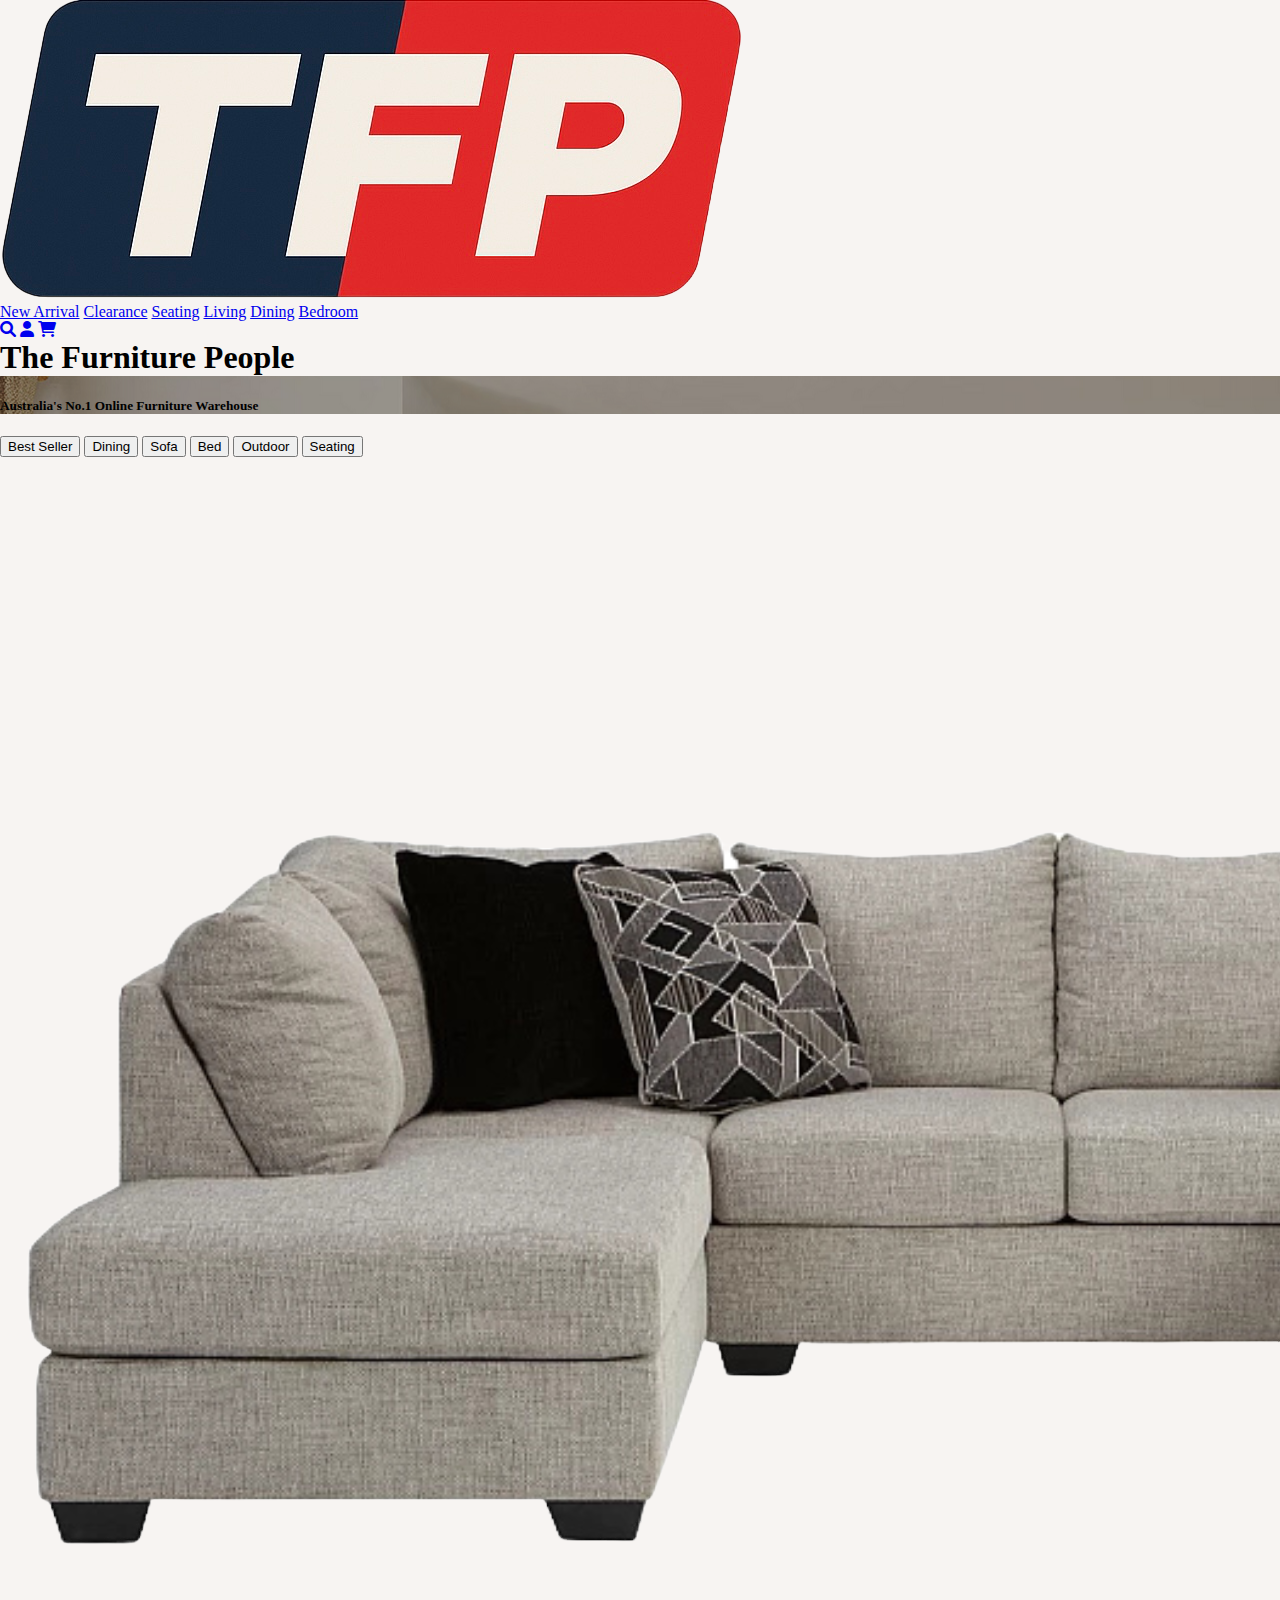
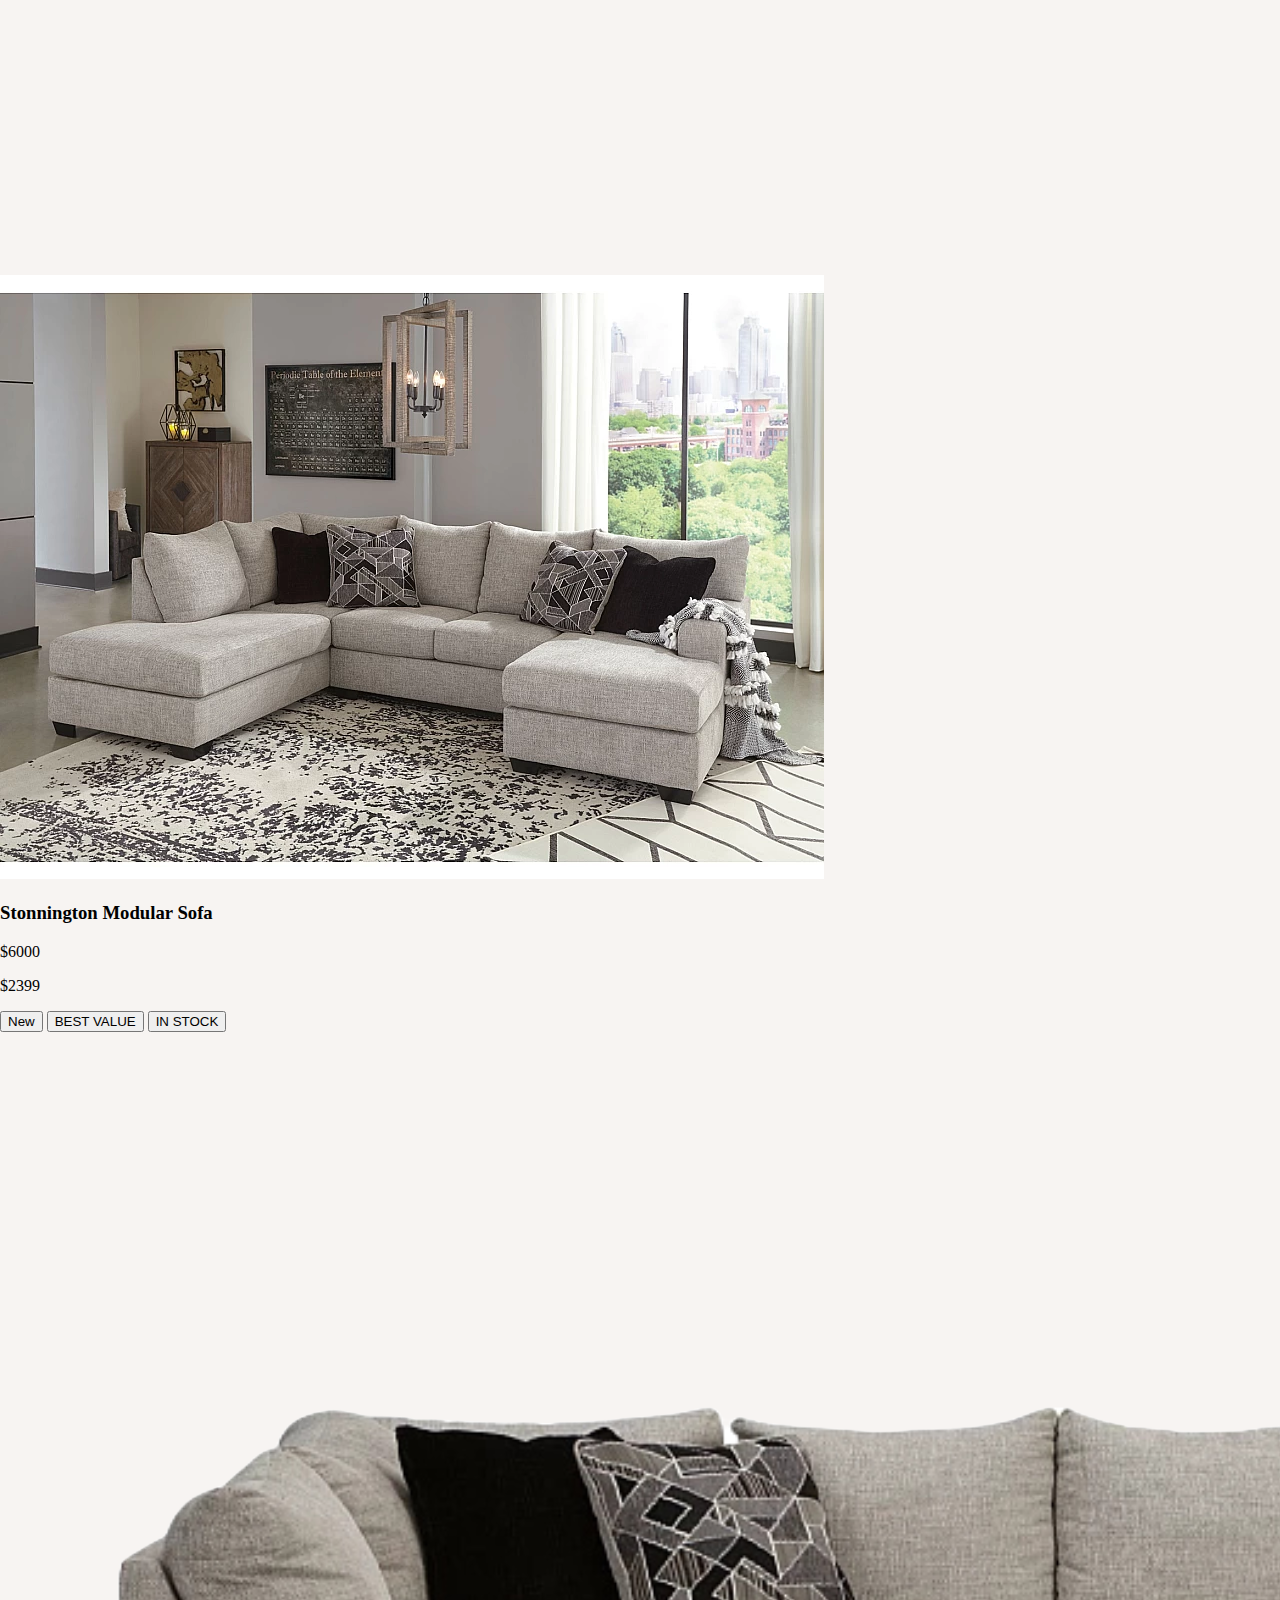
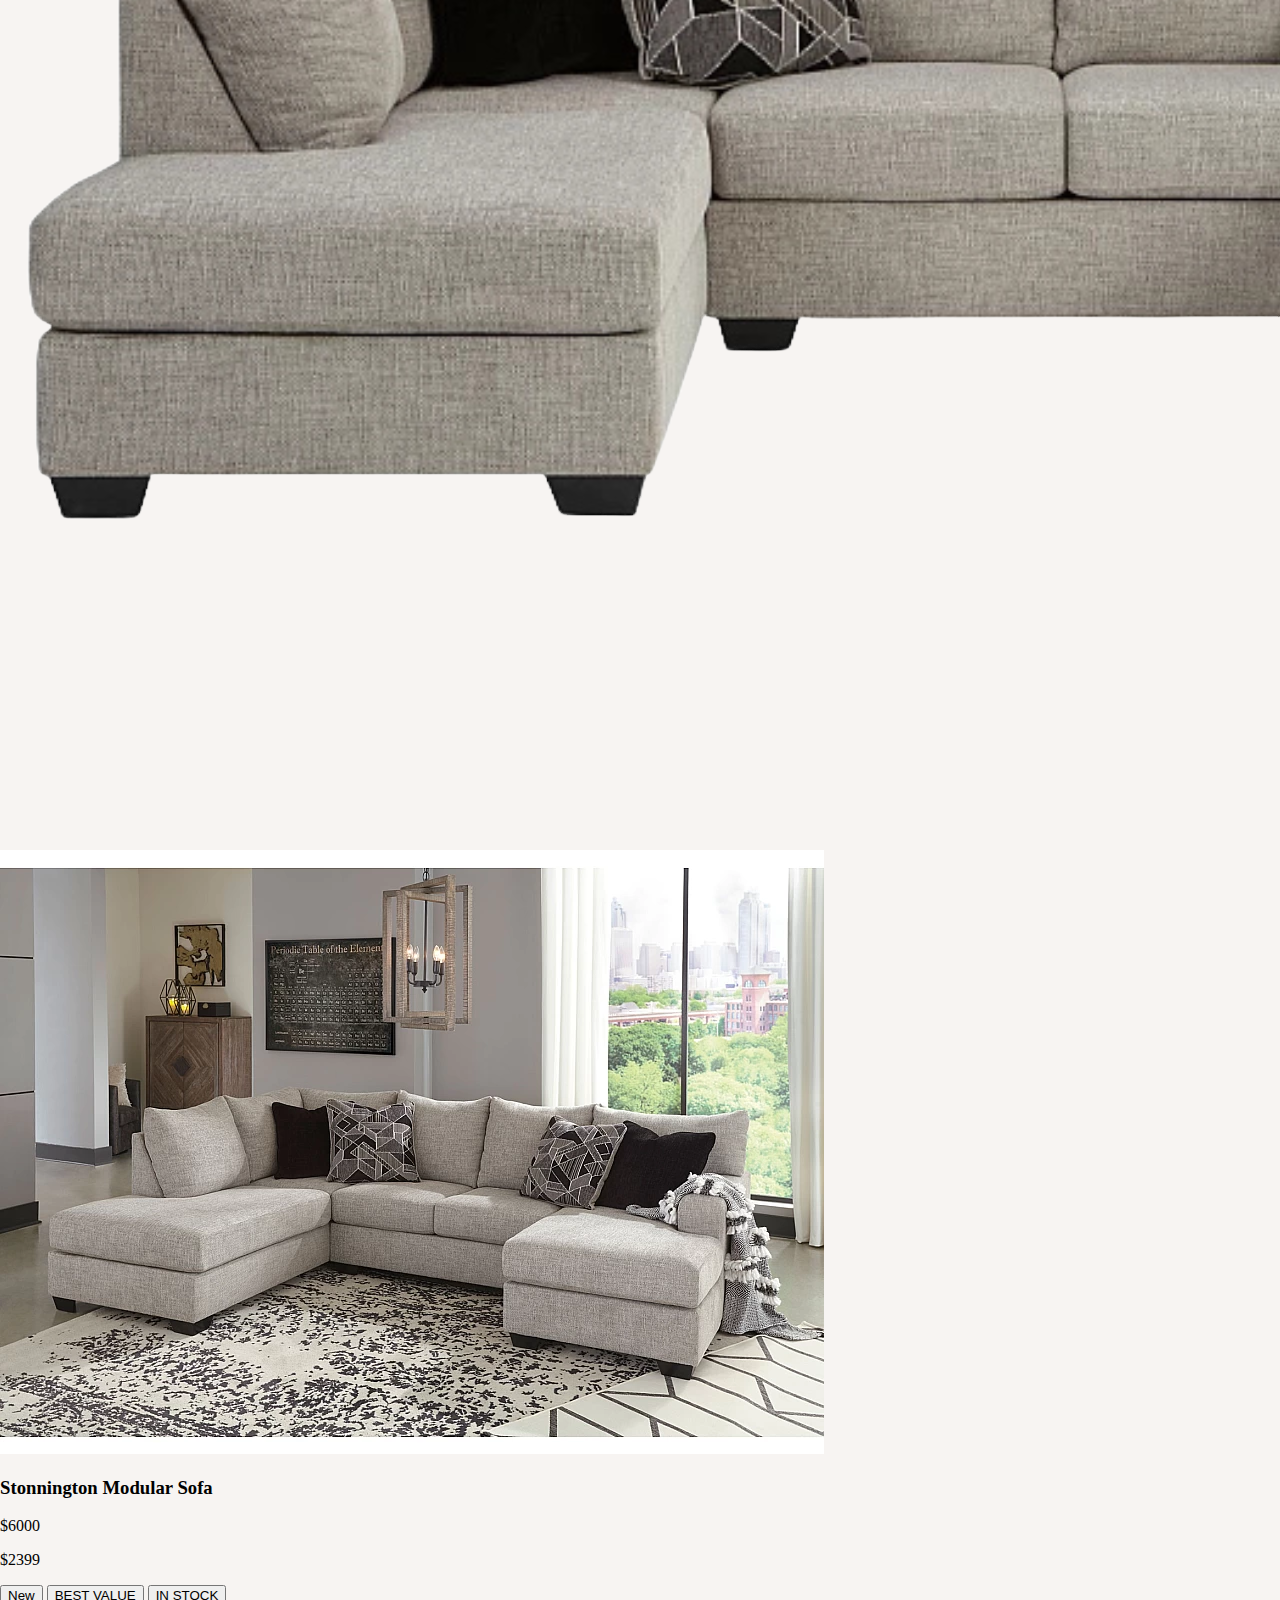
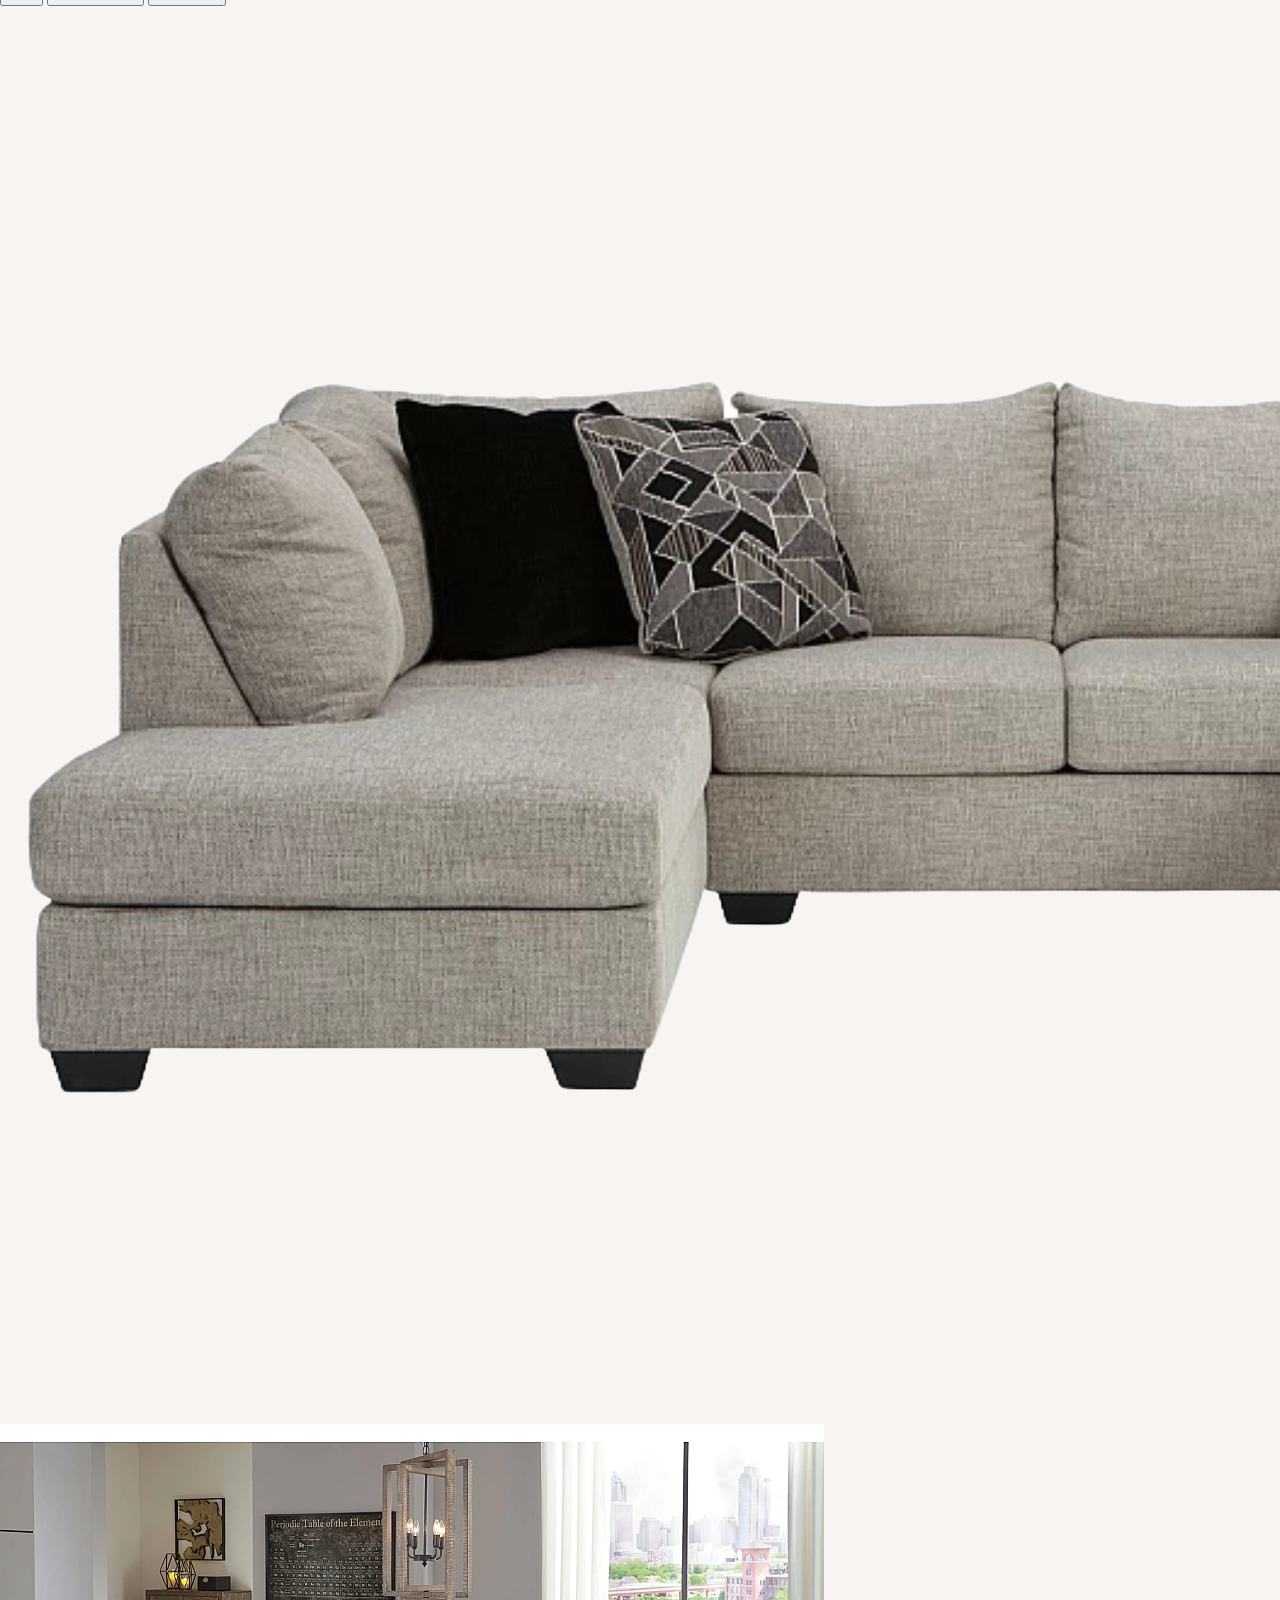
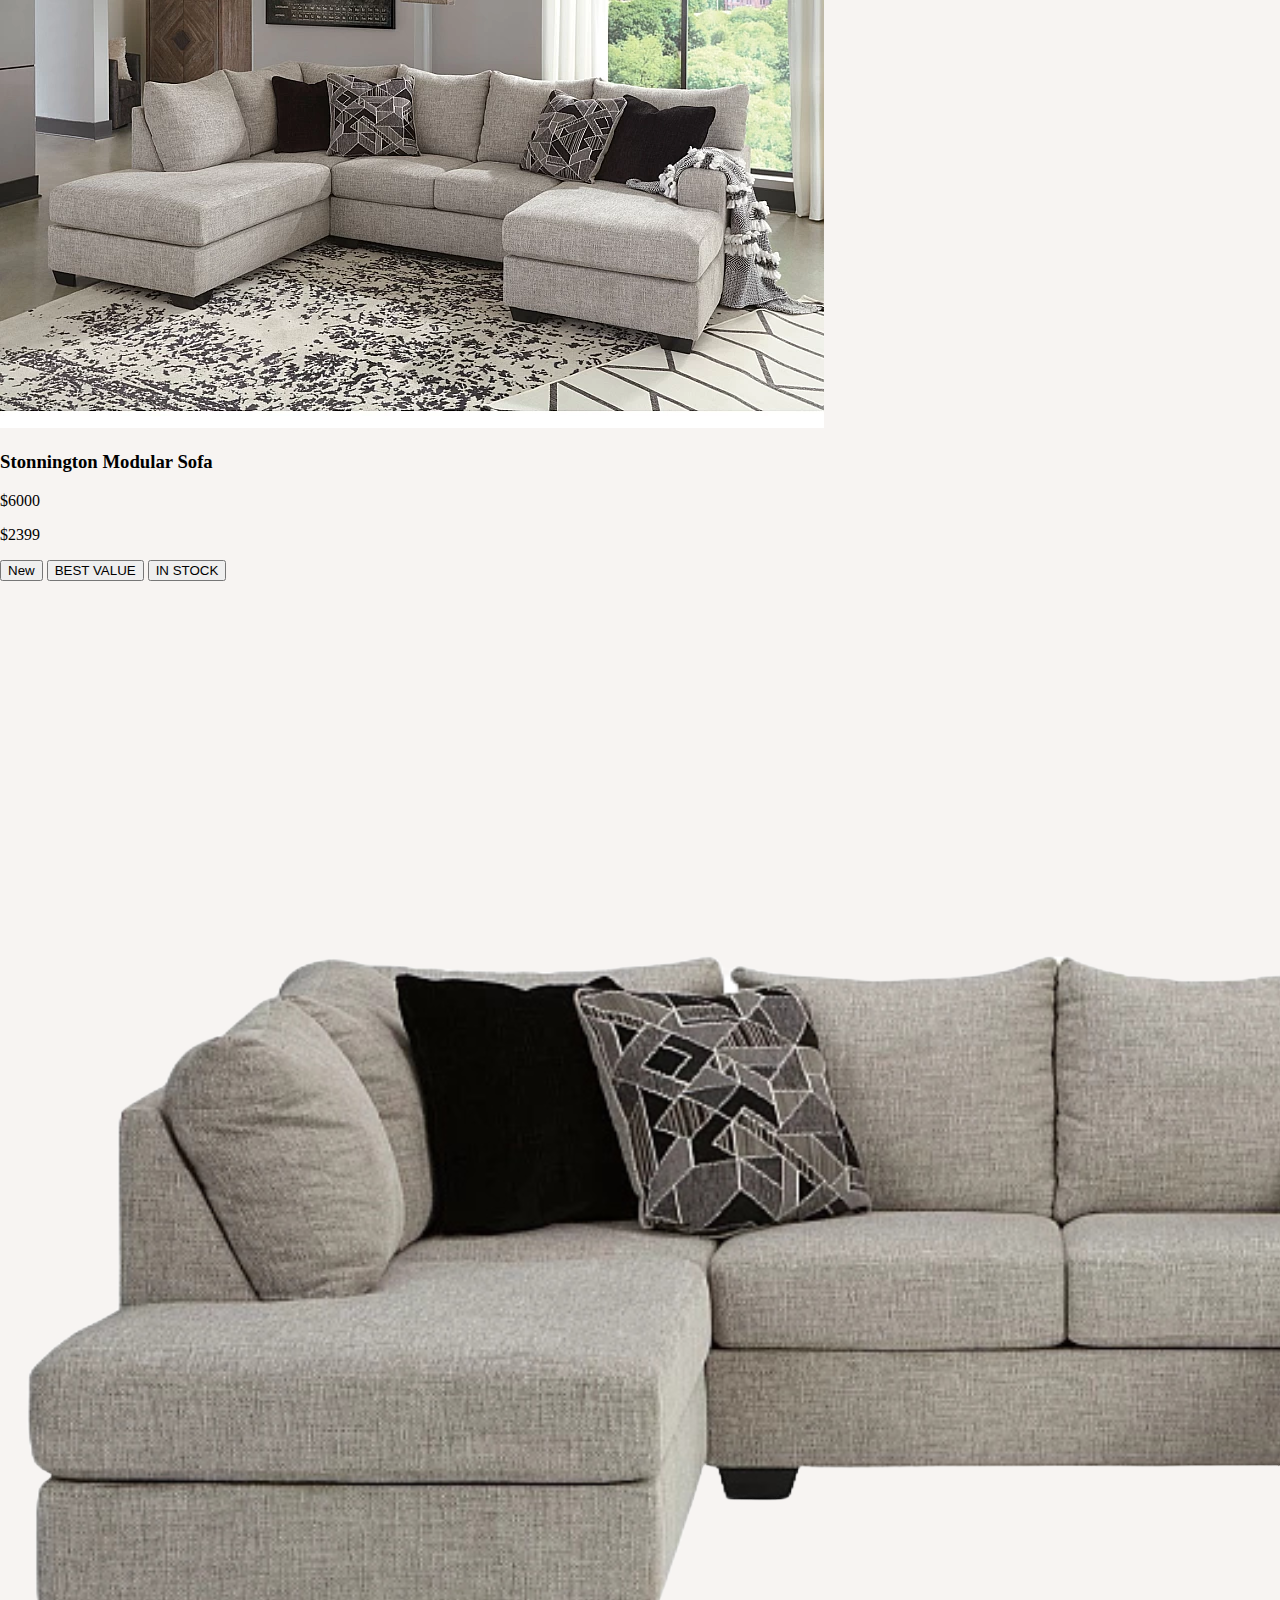
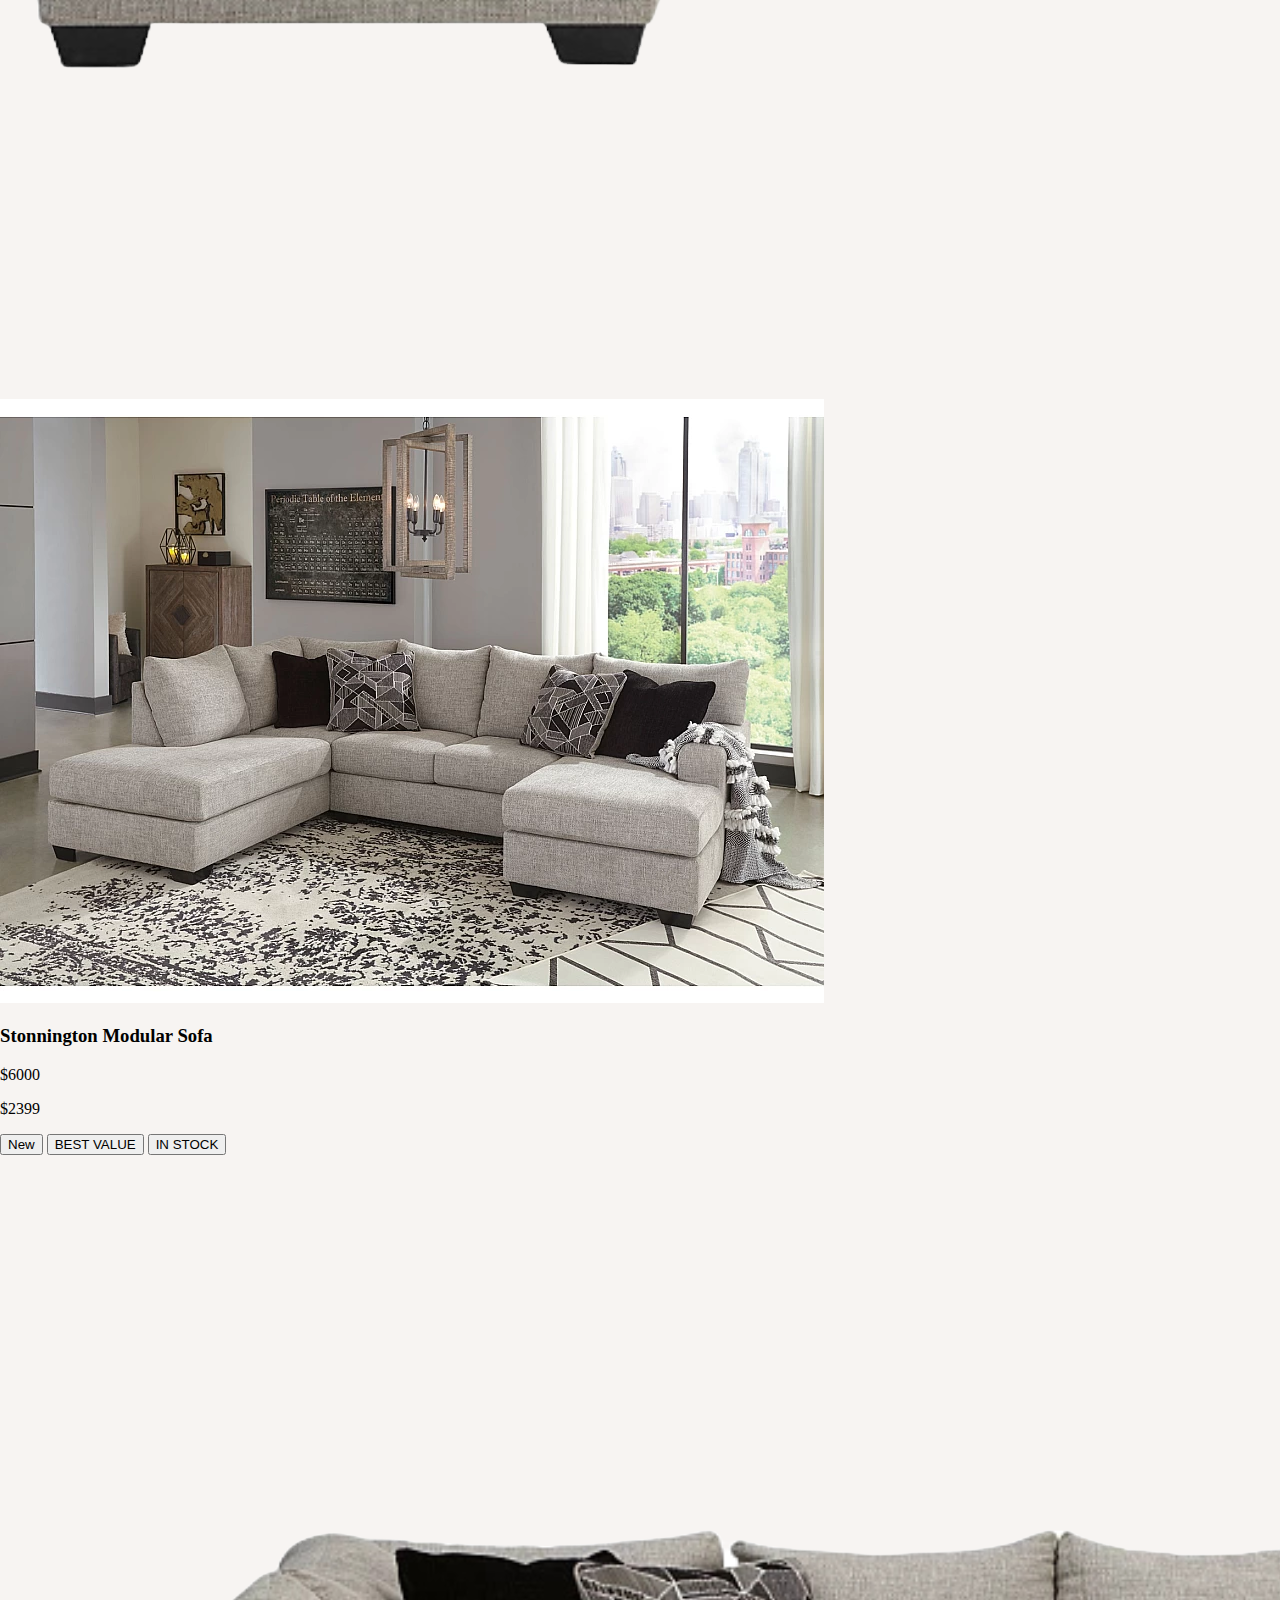
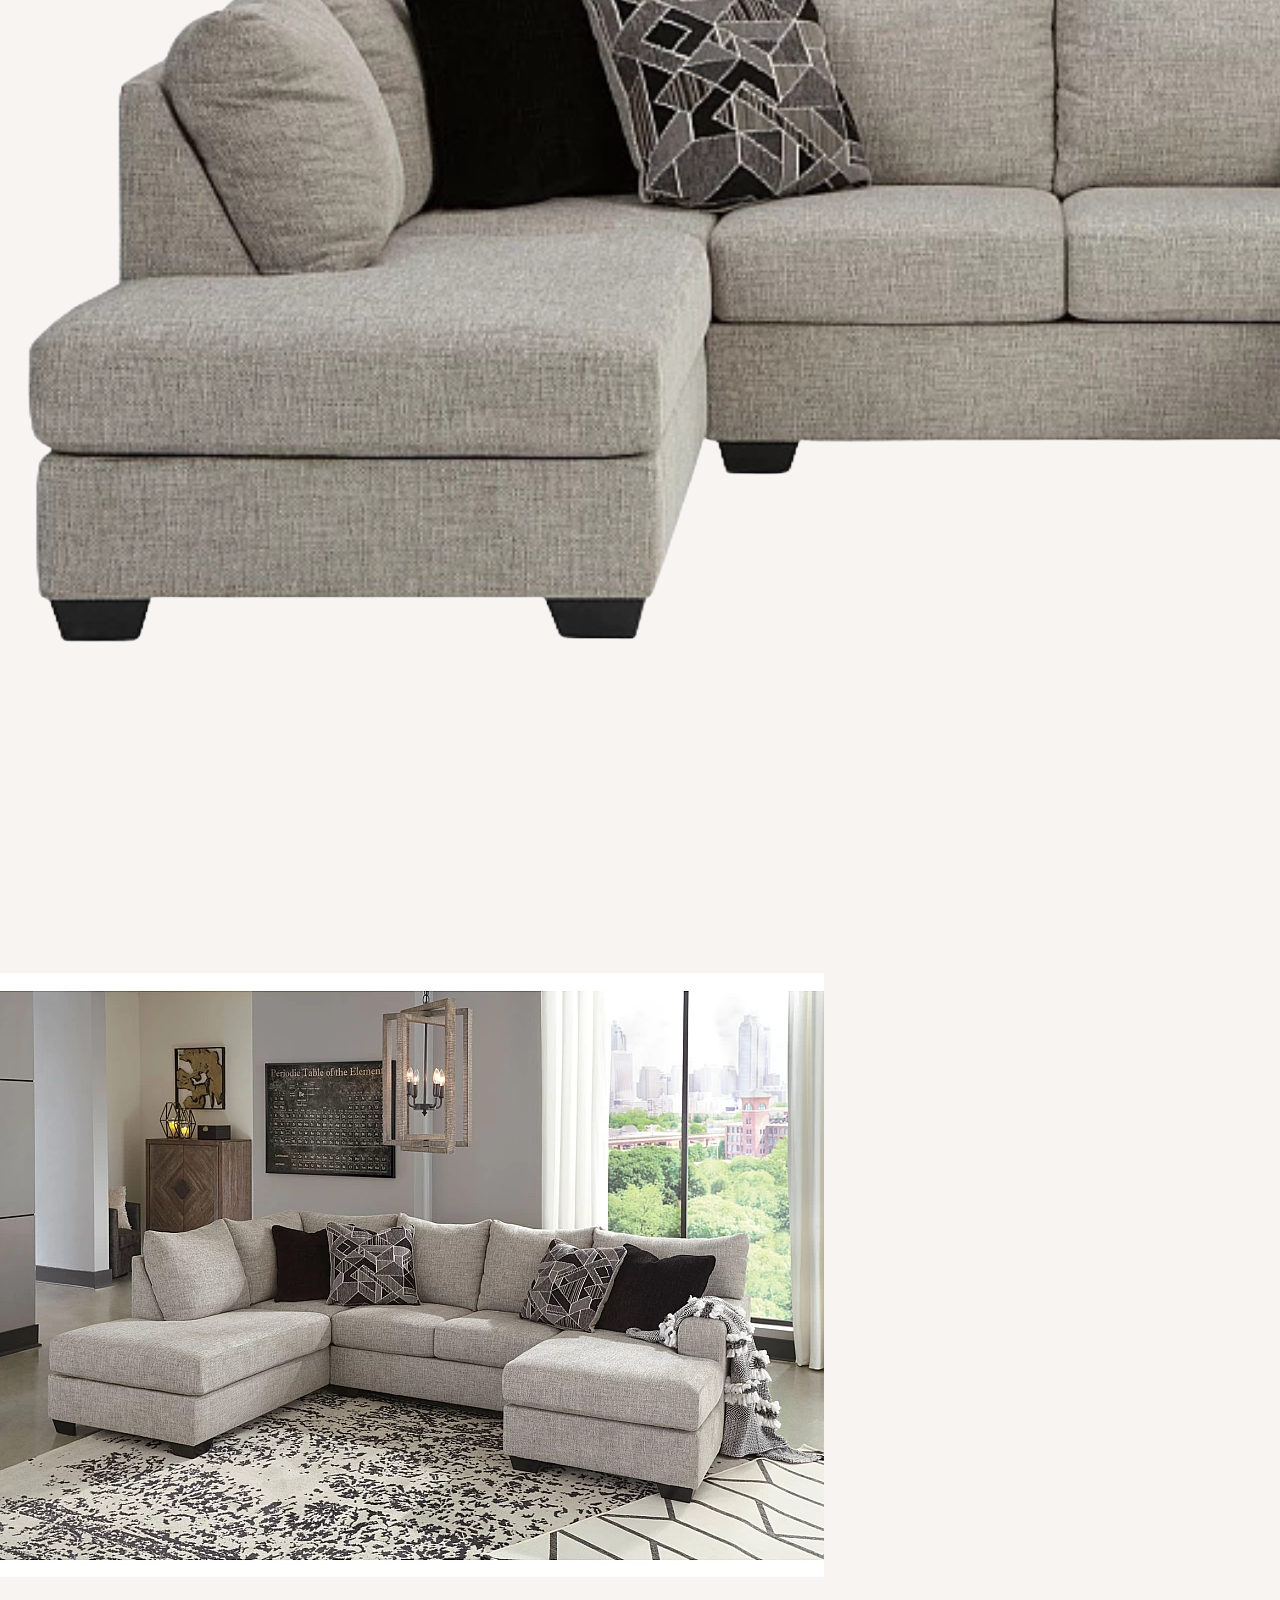
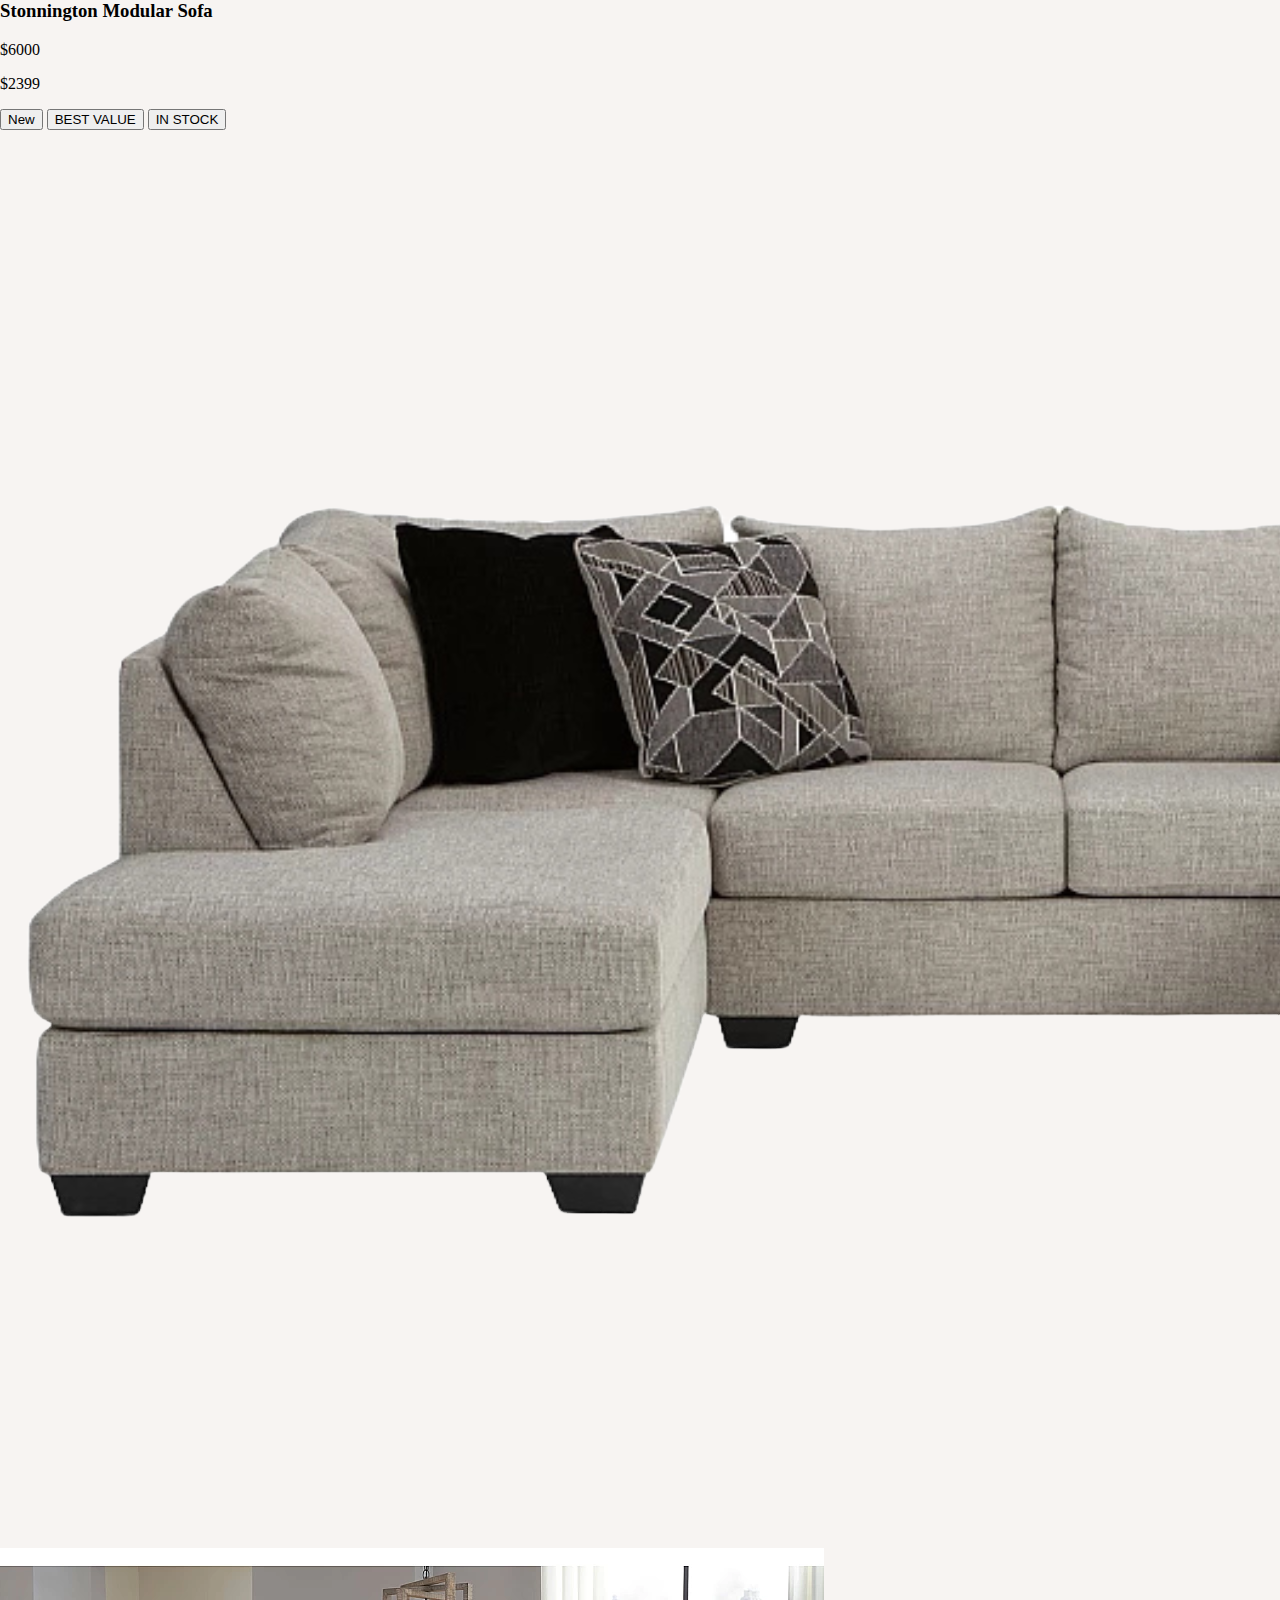
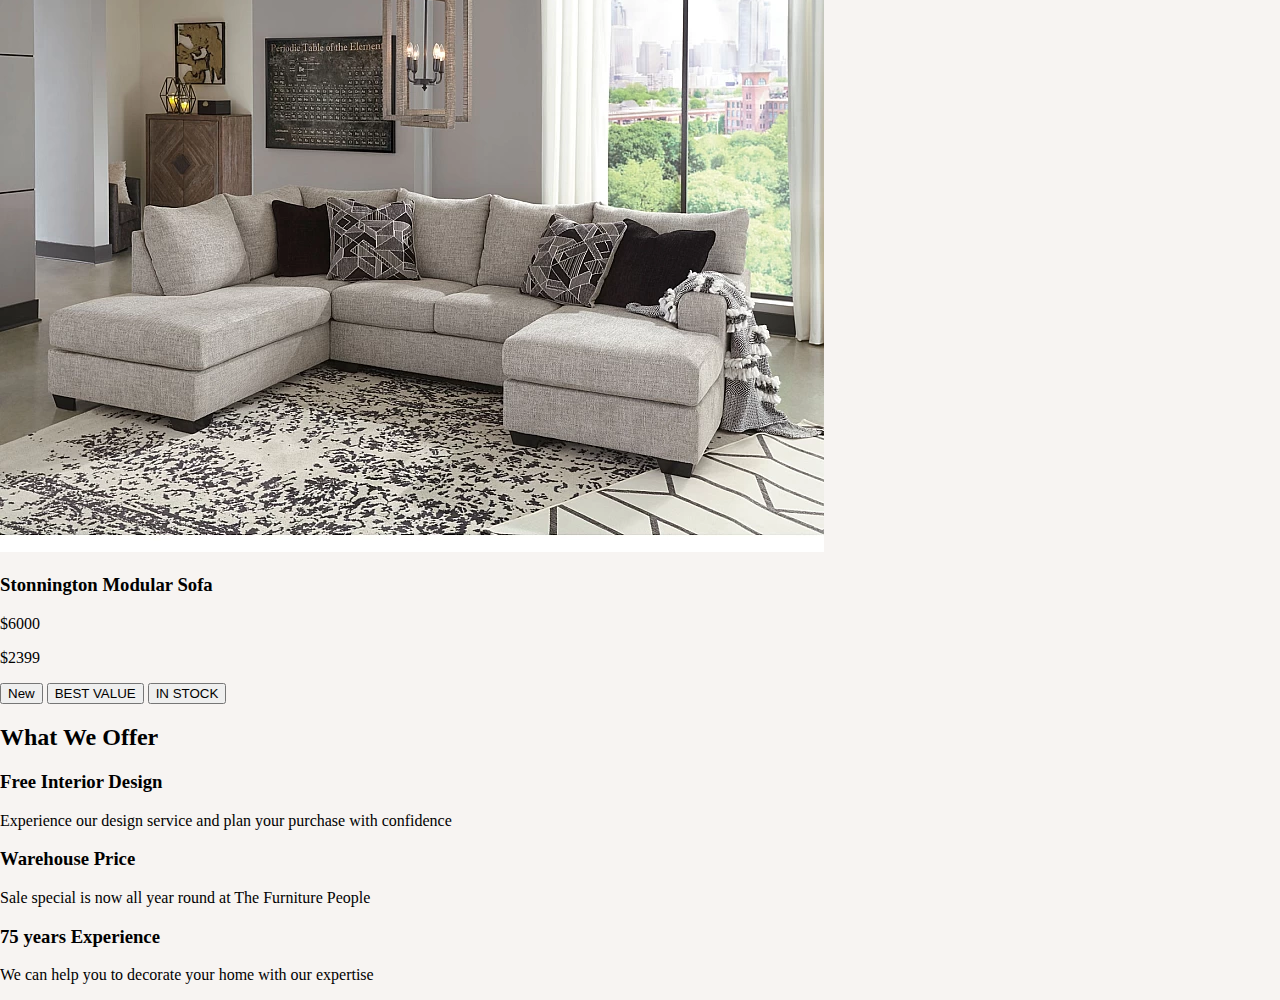
<file: index.html>
<!DOCTYPE html>
<html lang="en">
<head>
    <meta charset="UTF-8">
    <meta name="viewport" content="width=device-width, initial-scale=1.0">
    <title>The Furniture People</title>
    <link rel="stylesheet" href="style.css">
    <link rel="stylesheet" href="https://fonts.googleapis.com/css?family=Sofia">
    <link rel="stylesheet" href="https://cdnjs.cloudflare.com/ajax/libs/font-awesome/6.0.0/css/all.min.css">
    <style>
        @import url('https://fonts.googleapis.com/css2?family=Alexandria:wght@100..900&display=swap');
    </style>
</head>
<body>
    <nav class="navbar">
        <div class="logo">
            <img src="logo.jpg" alt="TFP Logo">
        </div>
        <div class="nav-links">
            <a href="#" class="nav-link">New Arrival</a>
            <a href="#" class="nav-link">Clearance</a>
            <a href="#" class="nav-link">Seating</a>
            <a href="#" class="nav-link">Living</a>
            <a href="#" class="nav-link">Dining</a>
            <a href="#" class="nav-link">Bedroom</a>
        </div>
        <div class="nav-icons">
            <a href="#" class="icon-link"><i class="fa fa-search"></i></i></a>
            <a href="#" class="icon-link"><i class="fas fa-user"></i></a>
            <a href="#" class="icon-link"><i class="fas fa-shopping-cart"></i></a>
        </div>
    </nav>

    <main>
        <section class="hero">
            <h1>The Furniture People</h1>
            <h5>Australia's No.1 Online Furniture Warehouse</h5>
        </section>

        <div class="category-parent">
            <div class="category-filter">
                <button class="filter-btn">Best Seller</button>
                <button class="filter-btn">Dining</button>
                <button class="filter-btn active">Sofa</button>
                <button class="filter-btn">Bed</button>
                <button class="filter-btn">Outdoor</button>
                <button class="filter-btn">Seating</button>
            </div>
        </div>

        <section class="product-grid">
            <!--first one is completed-->
            <div class="product-card">
                <img src="stonnington.png" class="default-img" alt="Stonnington Modular Sofa">
                <div class="overlay">
                    <img src="hover_stonnington.png" class="hover-img" alt="hover Stonnington Modular Sofa">
                </div>
                <h3>Stonnington Modular Sofa</h3>
                <p class="initial">$6000</p>
                <p class="price">$2399</p>
                <button class="new-badge">New</button>
                <button class="value-badge">BEST VALUE</button>
                <button class="stock-badge">IN STOCK</button>
            </div>
            <!--first one is completed-->

            <div class="product-card">
                <img src="stonnington.png" class="default-img" alt="Stonnington Modular Sofa">
                <div class="overlay">
                    <img src="hover_stonnington.png" class="hover-img" alt="hover Stonnington Modular Sofa">
                </div>
                <h3>Stonnington Modular Sofa</h3>
                <p class="initial">$6000</p>
                <p class="price">$2399</p>
                <button class="new-badge">New</button>
                <button class="value-badge">BEST VALUE</button>
                <button class="stock-badge">IN STOCK</button>
            </div>

            <div class="product-card">
                <img src="stonnington.png" class="default-img" alt="Stonnington Modular Sofa">
                <div class="overlay">
                    <img src="hover_stonnington.png" class="hover-img" alt="hover Stonnington Modular Sofa">
                </div>
                <h3>Stonnington Modular Sofa</h3>
                <p class="initial">$6000</p>
                <p class="price">$2399</p>
                <button class="new-badge">New</button>
                <button class="value-badge">BEST VALUE</button>
                <button class="stock-badge">IN STOCK</button>
            </div>

            <div class="product-card">
                <img src="stonnington.png" class="default-img" alt="Stonnington Modular Sofa">
                <div class="overlay">
                    <img src="hover_stonnington.png" class="hover-img" alt="hover Stonnington Modular Sofa">
                </div>
                <h3>Stonnington Modular Sofa</h3>
                <p class="initial">$6000</p>
                <p class="price">$2399</p>
                <button class="new-badge">New</button>
                <button class="value-badge">BEST VALUE</button>
                <button class="stock-badge">IN STOCK</button>
            </div>

            <div class="product-card">
                <img src="stonnington.png" class="default-img" alt="Stonnington Modular Sofa">
                <div class="overlay">
                    <img src="hover_stonnington.png" class="hover-img" alt="hover Stonnington Modular Sofa">
                </div>
                <h3>Stonnington Modular Sofa</h3>
                <p class="initial">$6000</p>
                <p class="price">$2399</p>
                <button class="new-badge">New</button>
                <button class="value-badge">BEST VALUE</button>
                <button class="stock-badge">IN STOCK</button>
            </div>

            <div class="product-card">
                <img src="stonnington.png" class="default-img" alt="Stonnington Modular Sofa">
                <div class="overlay">
                    <img src="hover_stonnington.png" class="hover-img" alt="hover Stonnington Modular Sofa">
                </div>
                <h3>Stonnington Modular Sofa</h3>
                <p class="initial">$6000</p>
                <p class="price">$2399</p>
                <button class="new-badge">New</button>
                <button class="value-badge">BEST VALUE</button>
                <button class="stock-badge">IN STOCK</button>
            </div>
        </section>

        <section class="what-we-offer">
             <h2>What We Offer</h2>
               <div class="offers-container">
                 <div class="offer-card">
                    <h3>Free Interior Design</h3>
                    <p>Experience our design service and plan your purchase with confidence</p>
                 </div>
                 <div class="offer-card">
                    <h3>Warehouse Price</h3>
                    <p>Sale special is now all year round at The Furniture People</p>
                 </div>
                 <div class="offer-card">
                    <h3>75 years Experience</h3>
                    <p>We can help you to decorate your home with our expertise</p>
                 </div>
               </div>
        </section>

    </main>
</body>
</html>
</file>
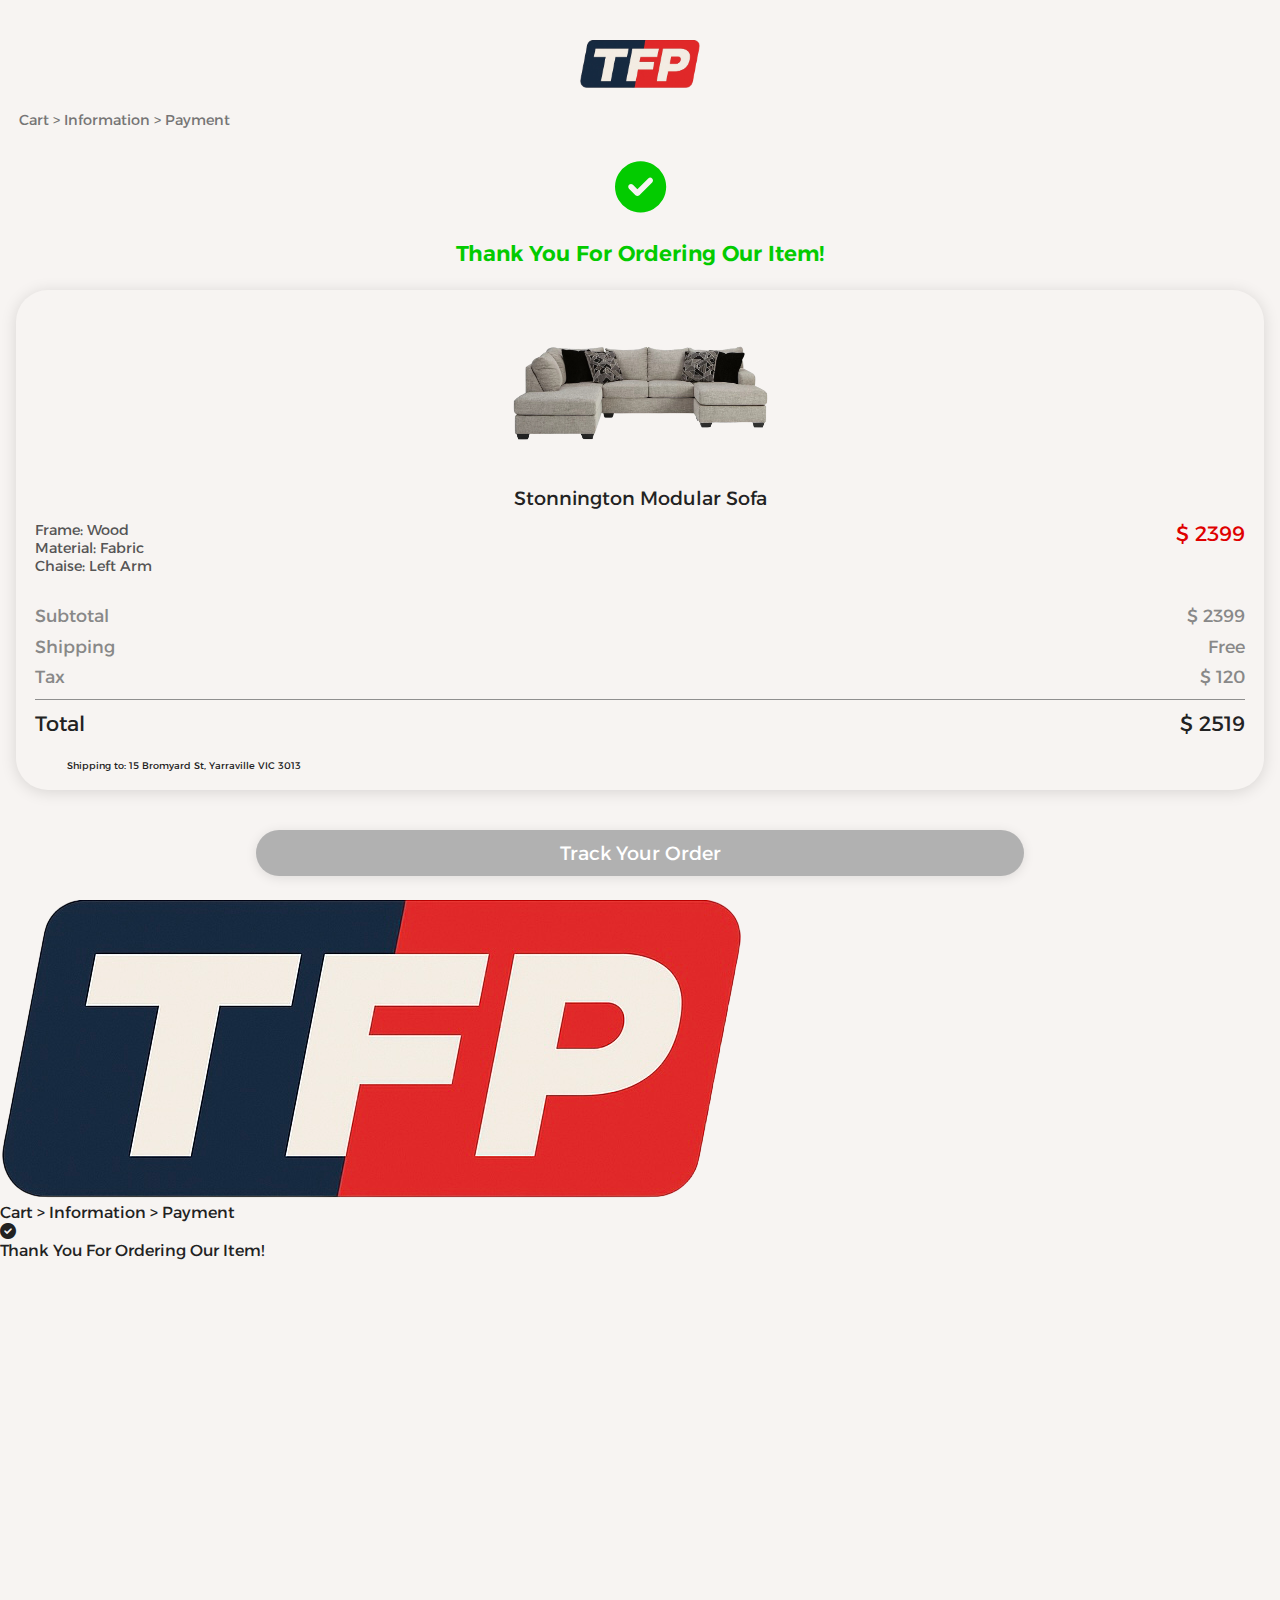
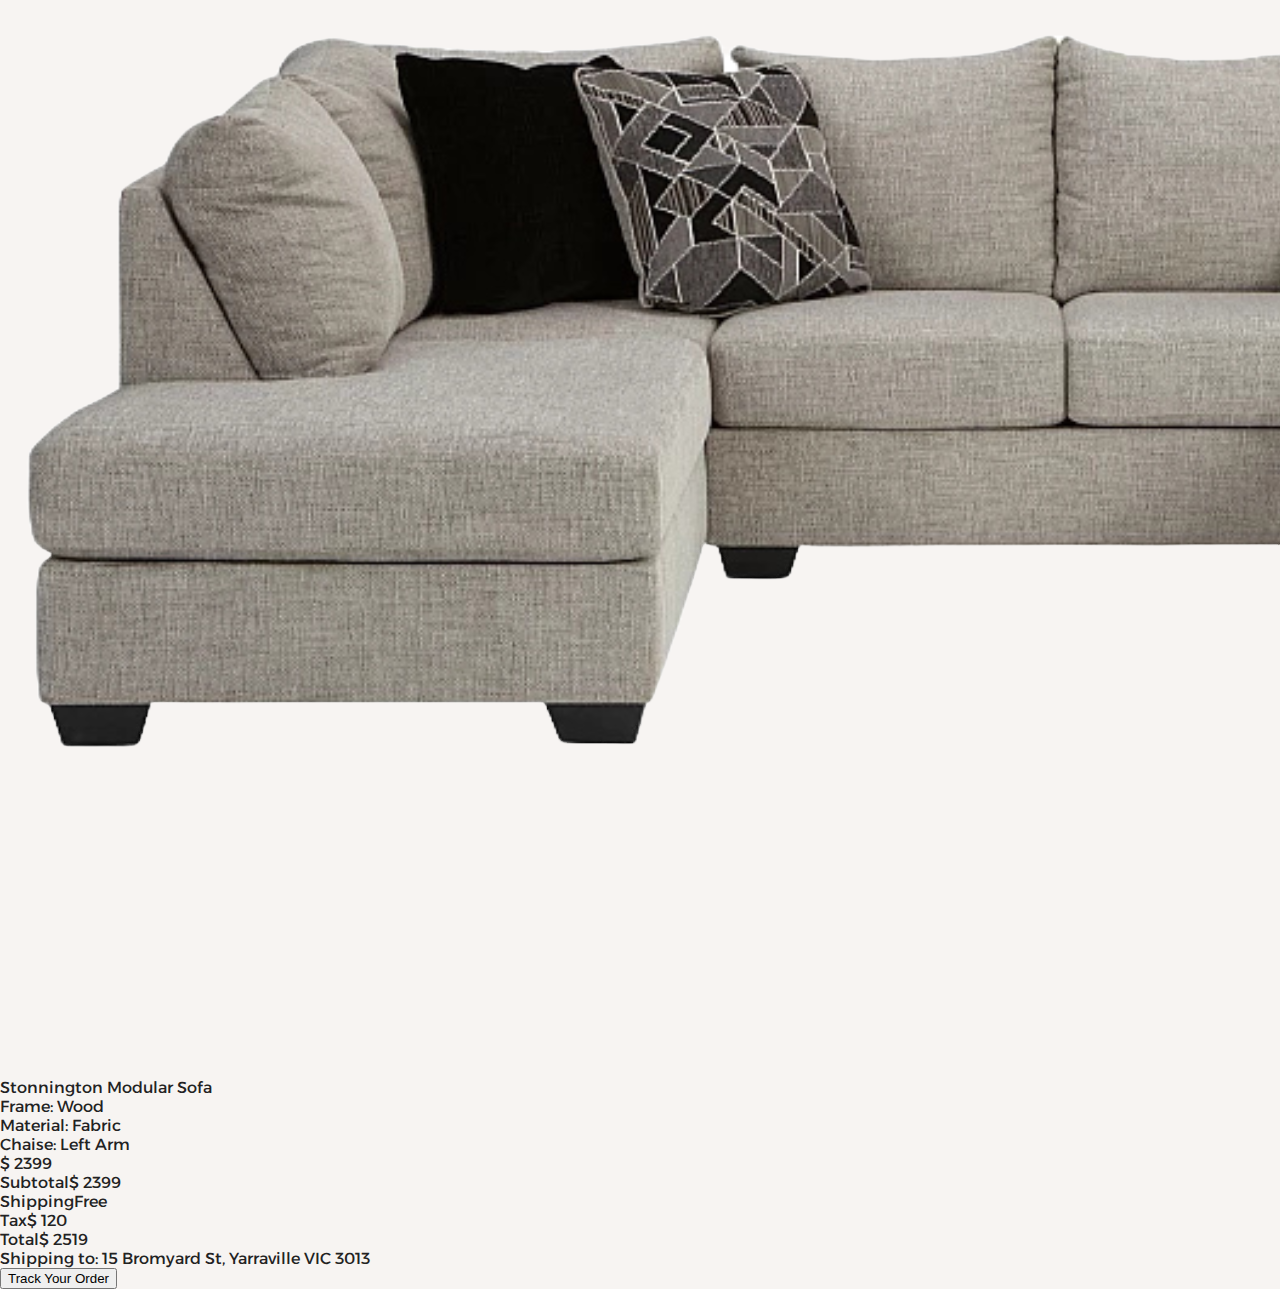
<file: confirmation.html>
<!DOCTYPE html>
<html lang="en">
<head>
  <meta charset="UTF-8">
  <meta name="viewport" content="width=390, initial-scale=1.0, maximum-scale=1.0, user-scalable=no">
  <title>Order Confirmation</title>
  <link rel="stylesheet" href="confirmation.css">
  <link rel="stylesheet" href="https://fonts.googleapis.com/css?family=Sofia">
  <link rel="stylesheet" href="https://cdnjs.cloudflare.com/ajax/libs/font-awesome/6.0.0/css/all.min.css">
  <link href="https://fonts.googleapis.com/css2?family=Alexandria:wght@100..900&display=swap" rel="stylesheet">
  <link href="https://fonts.googleapis.com/css2?family=Playfair+Display:wght@400;700&display=swap" rel="stylesheet">
</head>
<body>
  <div class="confirmation-mobile">
    <header class="confirmation-header">
      <img src="logo.jpg" alt="TFP Logo" class="confirmation-logo">
    </header>
    <div class="confirmation-breadcrumb">Cart &gt; Information &gt; Payment</div>
    <div class="confirmation-check">
      <i class="fa fa-check-circle"></i>
    </div>
    <div class="confirmation-thankyou">Thank You For Ordering Our Item!</div>
    <section class="confirmation-summary-card">
      <div class="confirmation-summary-imgwrap">
        <img src="stonnington.png" alt="Stonnington Modular Sofa" class="confirmation-summary-img">
      </div>
      <div class="confirmation-summary-title">Stonnington Modular Sofa</div>
      <div class="confirmation-summary-desc-row">
        <div class="confirmation-summary-desc">
          Frame: Wood<br>
          Material: Fabric<br>
          Chaise: Left Arm
        </div>
        <div class="confirmation-summary-price">$ 2399</div>
      </div>
      <div class="confirmation-summary-table">
        <div class="summary-row"><span>Subtotal</span><span>$ 2399</span></div>
        <div class="summary-row"><span>Shipping</span><span>Free</span></div>
        <div class="summary-row"><span>Tax</span><span>$ 120</span></div>
      </div>
      <div class="confirmation-summary-total-row">
        <span>Total</span><span class="summary-total-amount">$ 2519</span>
      </div>
      <div class="confirmation-summary-shipping">
        Shipping to: <span>15 Bromyard St, Yarraville VIC 3013</span>
      </div>
    </section>
    <button class="track-order-btn">Track Your Order</button>
  </div>
  <div class="confirmation-laptop">
    <header class="confirmation-header-laptop">
      <img src="logo.jpg" alt="TFP Logo" class="confirmation-logo-laptop">
    </header>
    <div class="confirmation-breadcrumb-laptop">Cart &gt; Information &gt; Payment</div>
    <div class="confirmation-check-laptop">
      <i class="fa fa-check-circle"></i>
    </div>
    <div class="confirmation-thankyou-laptop">Thank You For Ordering Our Item!</div>
    <section class="confirmation-summary-card-laptop">
      <div class="confirmation-summary-imgwrap-laptop">
        <img src="stonnington.png" alt="Stonnington Modular Sofa" class="confirmation-summary-img-laptop">
      </div>
      <div class="confirmation-summary-details-laptop">
        <div class="confirmation-summary-title-laptop">Stonnington Modular Sofa</div>
        <div class="confirmation-summary-desc-price-row-laptop">
          <div class="confirmation-summary-desc-laptop">
            Frame: Wood<br>
            Material: Fabric<br>
            Chaise: Left Arm
          </div>
          <div class="confirmation-summary-price-laptop">$ 2399</div>
        </div>
        <div class="confirmation-summary-table-laptop">
          <div class="summary-row-laptop"><span>Subtotal</span><span>$ 2399</span></div>
          <div class="summary-row-laptop"><span>Shipping</span><span>Free</span></div>
          <div class="summary-row-laptop"><span>Tax</span><span>$ 120</span></div>
        </div>
        <div class="confirmation-summary-total-row-laptop">
          <span>Total</span><span class="summary-total-amount-laptop">$ 2519</span>
        </div>
        <div class="confirmation-summary-shipping-laptop">
          Shipping to: <span>15 Bromyard St, Yarraville VIC 3013</span>
        </div>
      </div>
    </section>
    <button class="track-order-btn-laptop">Track Your Order</button>
  </div>
</body>
</html>
</file>
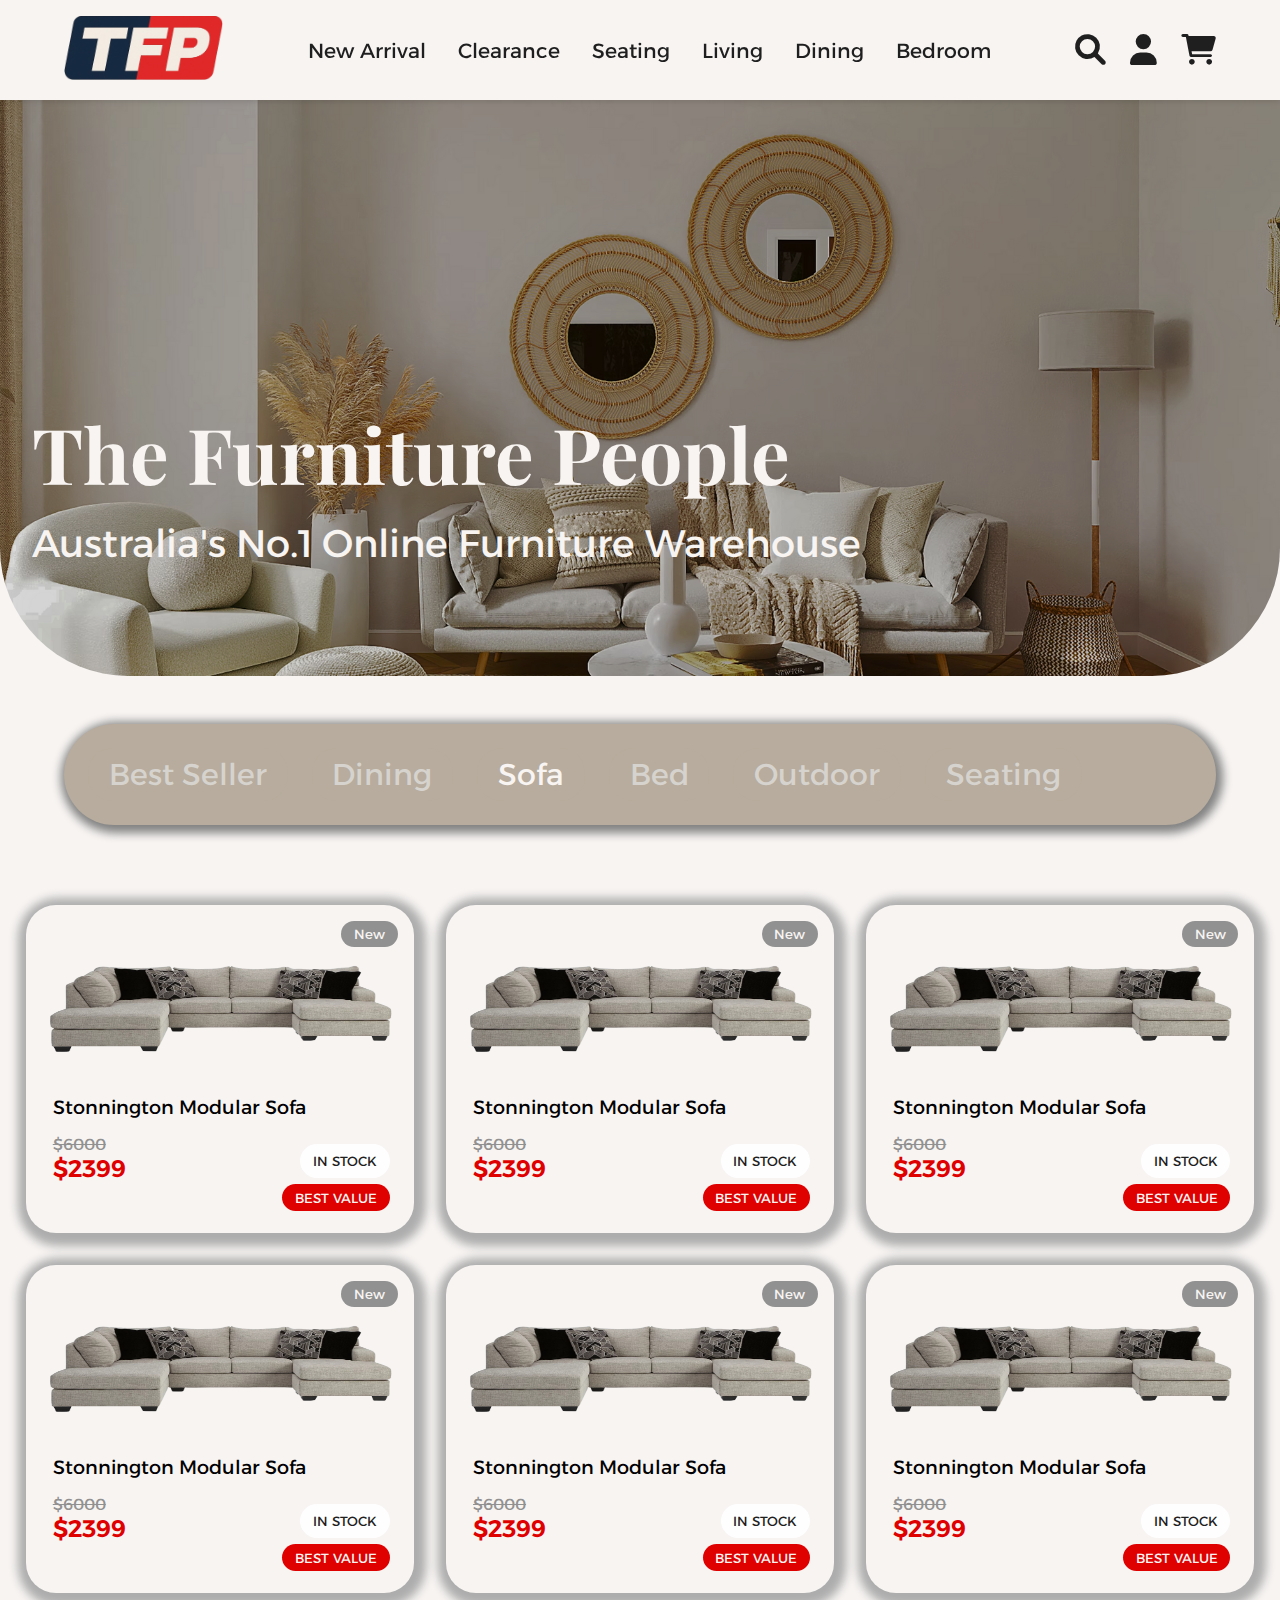
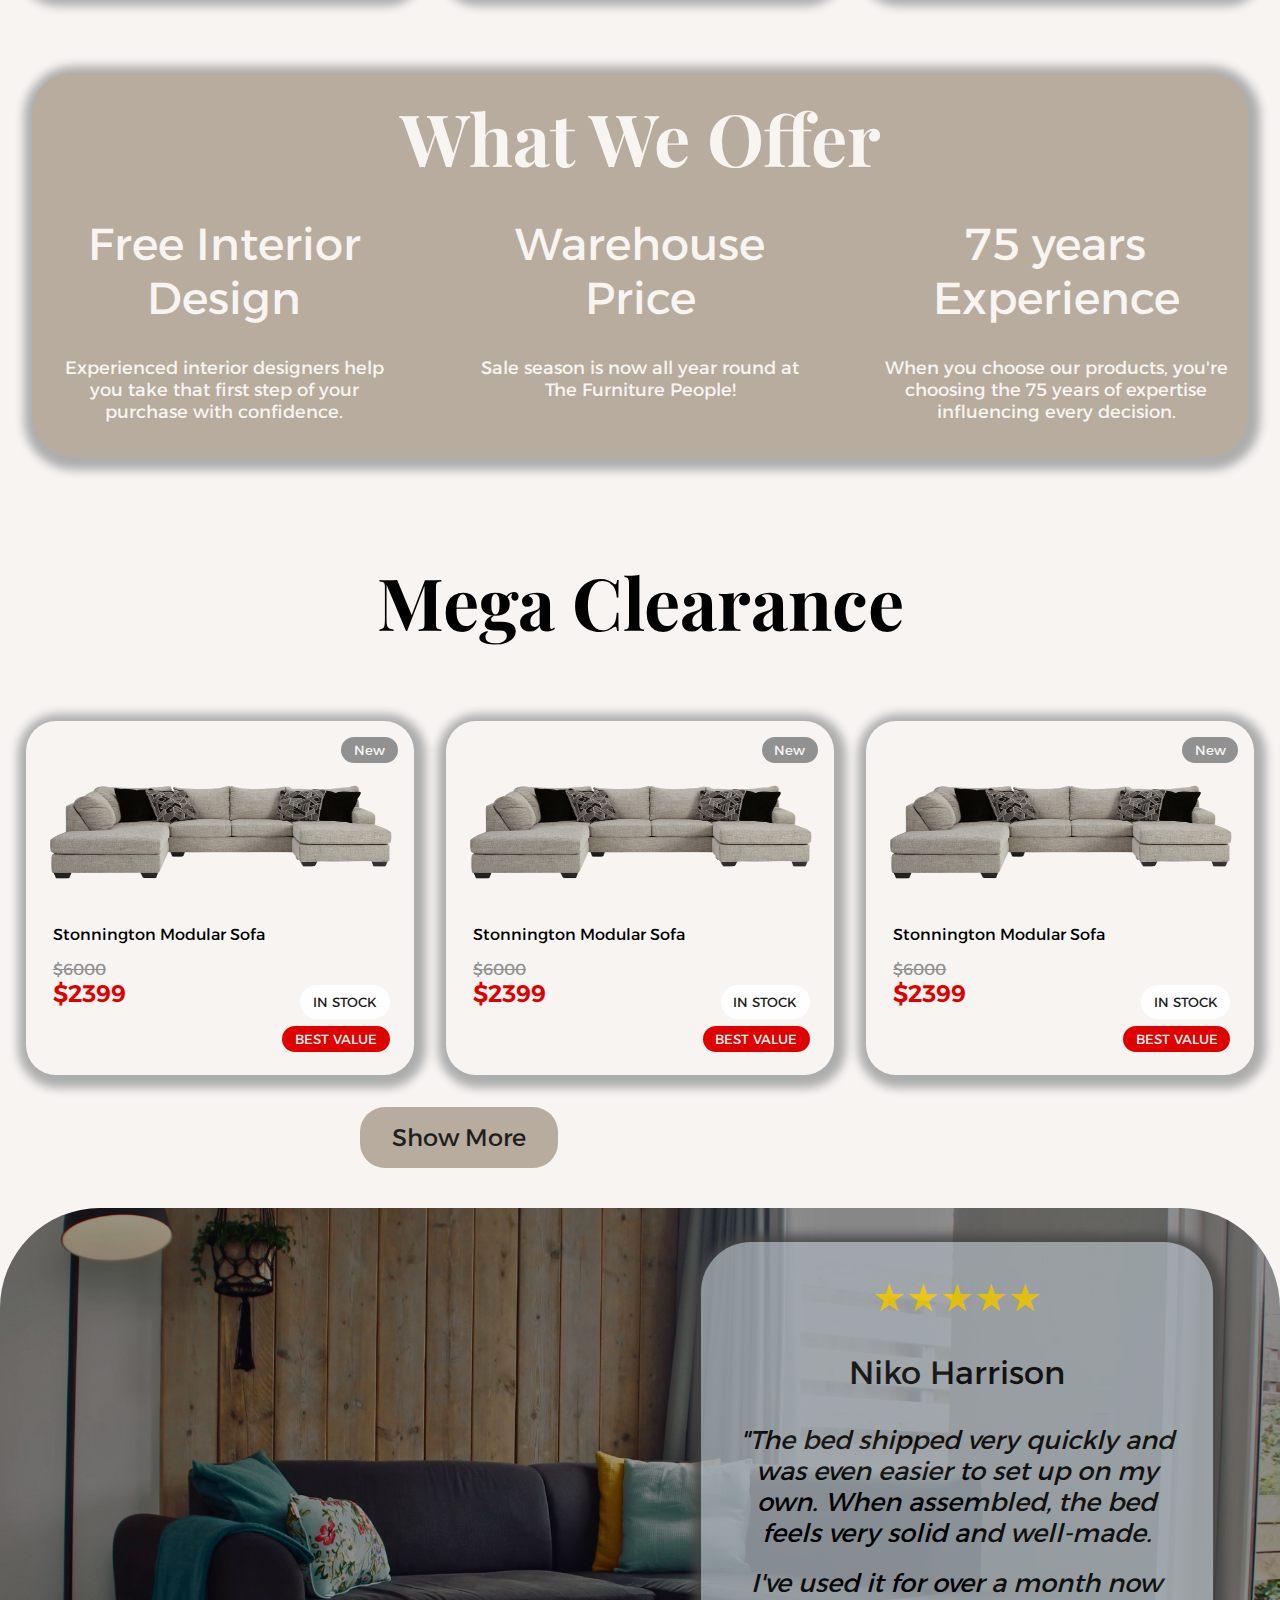
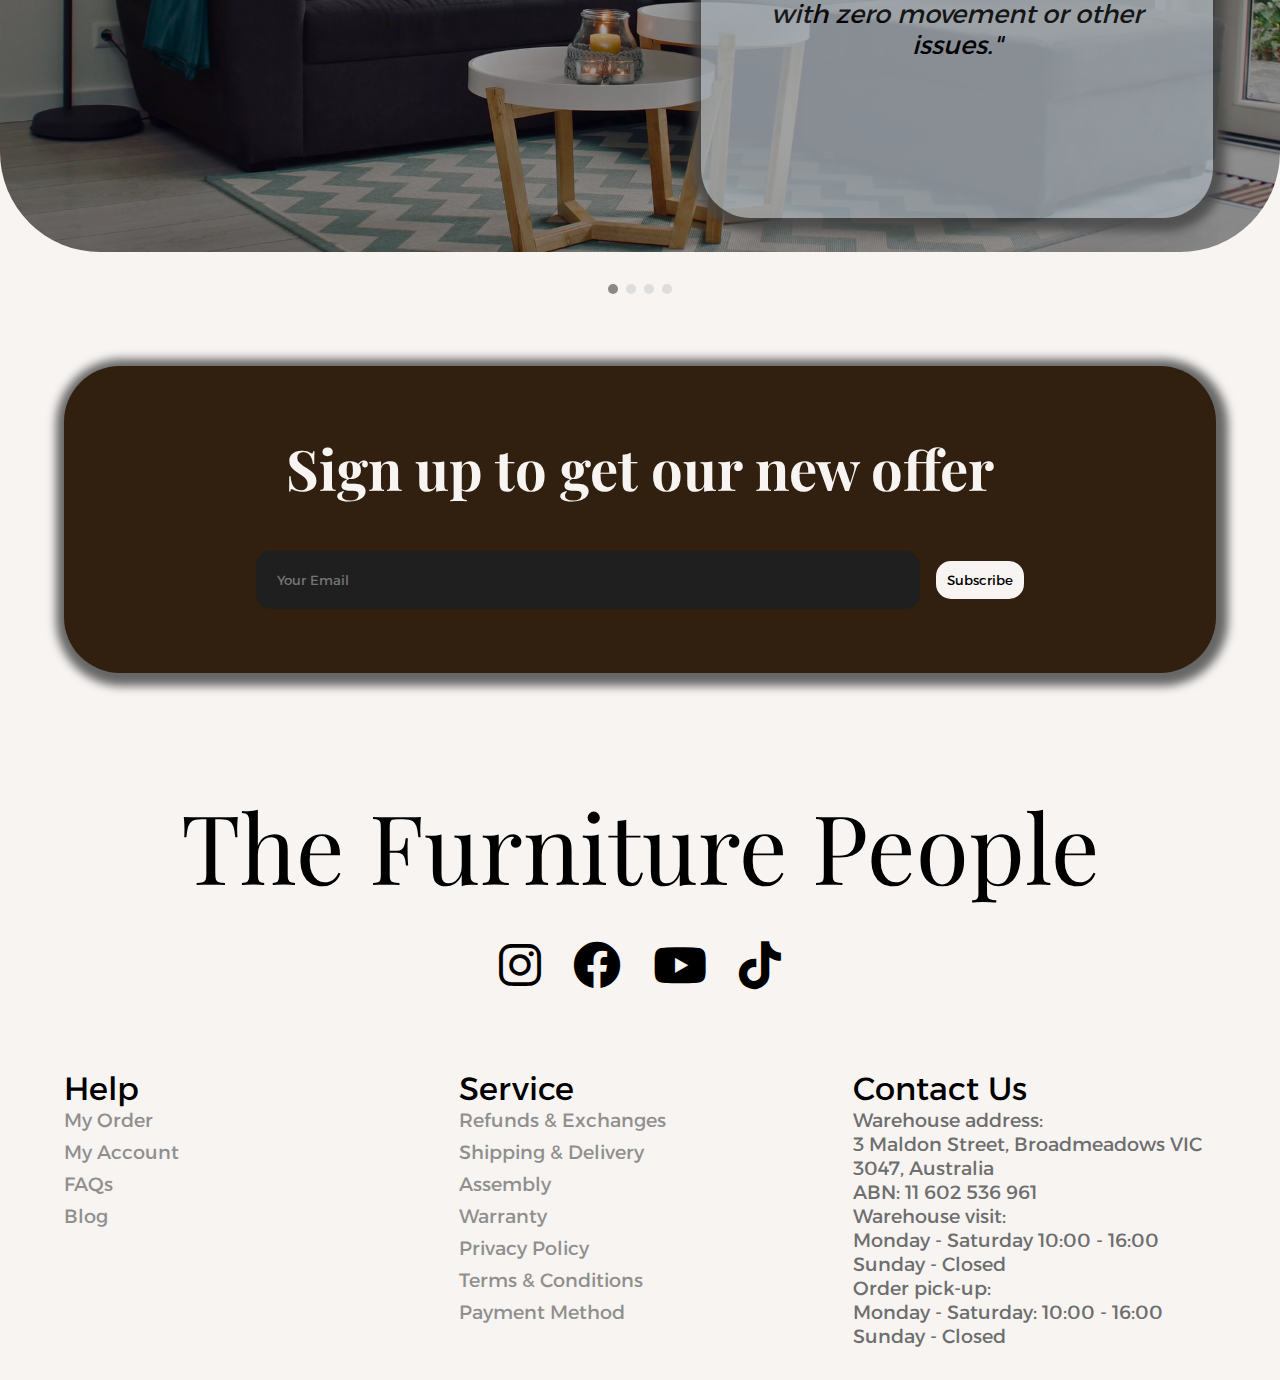
<file: homepage.html>
<!DOCTYPE html>
<html lang="en">
<head>
    <meta charset="UTF-8">
    <meta name="viewport" content="width=device-width, initial-scale=1.0, maximum-scale=1.0, user-scalable=no">
    <title>The Furniture People</title>
    <link rel="stylesheet" href="homepage.css">
    <link rel="stylesheet" href="https://fonts.googleapis.com/css?family=Sofia">
    <link rel="stylesheet" href="https://cdnjs.cloudflare.com/ajax/libs/font-awesome/6.0.0/css/all.min.css">
    <link href="https://fonts.googleapis.com/css2?family=Alexandria:wght@100..900&display=swap" rel="stylesheet">
    <link href="https://fonts.googleapis.com/css2?family=Playfair+Display:wght@400;700&display=swap" rel="stylesheet">
</head>
<body>
    <nav class="navbar">
        <div class="logo">
            <img src="logo.jpg" alt="TFP Logo">
        </div>
        <button class="menu-toggle" aria-label="Toggle navigation menu">
            <i class="fas fa-bars"></i>
        </button>
        <div class="nav-links">
            <a href="#" class="nav-link">New Arrival</a>
            <a href="#" class="nav-link">Clearance</a>
            <a href="seating.html" class="nav-link">Seating</a>
            <a href="#" class="nav-link">Living</a>
            <a href="#" class="nav-link">Dining</a>
            <a href="#" class="nav-link">Bedroom</a>
        </div>
        <div class="nav-icons">
            <a href="#" class="icon-link" aria-label="Search"><i class="fa fa-search fa-2x"></i></a>
            <a href="#" class="icon-link" aria-label="User account"><i class="fas fa-user fa-2x"></i></a>
            <a href="#" class="icon-link" aria-label="Shopping cart"><i class="fas fa-shopping-cart fa-2x"></i></a>
        </div>
    </nav>

    <main>
        <section class="hero">
            <h1>The Furniture People</h1>
            <h5>Australia's No.1 Online Furniture Warehouse</h5>
        </section>

        <div class="category-parent">
            <div class="category-filter">
                <button class="filter-btn">Best Seller</button>
                <button class="filter-btn">Dining</button>
                <button class="filter-btn active">Sofa</button>
                <button class="filter-btn">Bed</button>
                <button class="filter-btn">Outdoor</button>
                <button class="filter-btn">Seating</button>
            </div>
        </div>

        <section class="product-grid">
            <!--first one is completed-->
            <div class="product-card">
                <img src="stonnington.png" class="default-img" alt="Stonnington Modular Sofa">
                <div class="overlay">
                    <img src="hover_stonnington.png" class="hover-img" alt="hover Stonnington Modular Sofa">
                </div>
                <h3>Stonnington Modular Sofa</h3>
                <p class="initial">$6000</p>
                <p class="price">$2399</p>
                <button class="new-badge">New</button>
                <button class="value-badge">BEST VALUE</button>
                <button class="stock-badge">IN STOCK</button>
            </div>

            <!--first one is completed-->

            <div class="product-card">
                <img src="stonnington.png" class="default-img" alt="Stonnington Modular Sofa">
                <div class="overlay">
                    <img src="hover_stonnington.png" class="hover-img" alt="hover Stonnington Modular Sofa">
                </div>
                <h3>Stonnington Modular Sofa</h3>
                <p class="initial">$6000</p>
                <p class="price">$2399</p>
                <button class="new-badge">New</button>
                <button class="value-badge">BEST VALUE</button>
                <button class="stock-badge">IN STOCK</button>
            </div>

            <div class="product-card">
                <img src="stonnington.png" class="default-img" alt="Stonnington Modular Sofa">
                <div class="overlay">
                    <img src="hover_stonnington.png" class="hover-img" alt="hover Stonnington Modular Sofa">
                </div>
                <h3>Stonnington Modular Sofa</h3>
                <p class="initial">$6000</p>
                <p class="price">$2399</p>
                <button class="new-badge">New</button>
                <button class="value-badge">BEST VALUE</button>
                <button class="stock-badge">IN STOCK</button>
            </div>

            <div class="product-card">
                <img src="stonnington.png" class="default-img" alt="Stonnington Modular Sofa">
                <div class="overlay">
                    <img src="hover_stonnington.png" class="hover-img" alt="hover Stonnington Modular Sofa">
                </div>
                <h3>Stonnington Modular Sofa</h3>
                <p class="initial">$6000</p>
                <p class="price">$2399</p>
                <button class="new-badge">New</button>
                <button class="value-badge">BEST VALUE</button>
                <button class="stock-badge">IN STOCK</button>
            </div>

            <div class="product-card">
                <img src="stonnington.png" class="default-img" alt="Stonnington Modular Sofa">
                <div class="overlay">
                    <img src="hover_stonnington.png" class="hover-img" alt="hover Stonnington Modular Sofa">
                </div>
                <h3>Stonnington Modular Sofa</h3>
                <p class="initial">$6000</p>
                <p class="price">$2399</p>
                <button class="new-badge">New</button>
                <button class="value-badge">BEST VALUE</button>
                <button class="stock-badge">IN STOCK</button>
            </div>

            <div class="product-card">
                <img src="stonnington.png" class="default-img" alt="Stonnington Modular Sofa">
                <div class="overlay">
                    <img src="hover_stonnington.png" class="hover-img" alt="hover Stonnington Modular Sofa">
                </div>
                <h3>Stonnington Modular Sofa</h3>
                <p class="initial">$6000</p>
                <p class="price">$2399</p>
                <button class="new-badge">New</button>
                <button class="value-badge">BEST VALUE</button>
                <button class="stock-badge">IN STOCK</button>
            </div>
        </section>

        <section class="what-we-offer">
             <h2>What We Offer</h2>
               <div class="offers-container">
                 <div class="offer-card">
                    <h3>Free Interior Design</h3>
                    <p>Experienced interior designers help you take that first step of your purchase with confidence.</p>
                 </div>
                 <div class="offer-card">
                    <h3>Warehouse Price</h3>
                    <p>Sale season is now all year round at The Furniture People!</p>
                 </div>
                 <div class="offer-card">
                    <h3>75 years Experience</h3>
                    <p>When you choose our products, you're choosing the 75 years of expertise influencing every decision.</p>
                 </div>
               </div>
        </section>

        <section class="mega-clearance">
            <h2>Mega Clearance</h2>
        </section>
            
        <section class="mega-container">
             <div class="product-card">
                <img src="stonnington.png" class="default-img" alt="Stonnington Modular Sofa">
                <div class="overlay">
                    <img src="hover_stonnington.png" class="hover-img" alt="hover Stonnington Modular Sofa">
                </div>
                <h3>Stonnington Modular Sofa</h3>
                <p class="initial">$6000</p>
                <p class="price">$2399</p>
                <button class="new-badge">New</button>
                <button class="value-badge">BEST VALUE</button>
                <button class="stock-badge">IN STOCK</button>
             </div>

             <div class="product-card">
                <img src="stonnington.png" class="default-img" alt="Stonnington Modular Sofa">
                <div class="overlay">
                    <img src="hover_stonnington.png" class="hover-img" alt="hover Stonnington Modular Sofa">
                </div>
                <h3>Stonnington Modular Sofa</h3>
                <p class="initial">$6000</p>
                <p class="price">$2399</p>
                <button class="new-badge">New</button>
                <button class="value-badge">BEST VALUE</button>
                <button class="stock-badge">IN STOCK</button>
             </div>

             <div class="product-card">
                <img src="stonnington.png" class="default-img" alt="Stonnington Modular Sofa">
                <div class="overlay">
                    <img src="hover_stonnington.png" class="hover-img" alt="hover Stonnington Modular Sofa">
                </div>
                <h3>Stonnington Modular Sofa</h3>
                <p class="initial">$6000</p>
                <p class="price">$2399</p>
                <button class="new-badge">New</button>
                <button class="value-badge">BEST VALUE</button>
                <button class="stock-badge">IN STOCK</button>
             </div>
        </section>
        
        <button class="show-more">Show More</button>

        <section class="reviews">
            <div class="review-carousel">
                <div class="review-card">
                    <div class="stars">★★★★★</div>
                    <h3>Niko Harrison</h3>
                    <i>"The bed shipped very quickly and was even easier to set up on my own. When assembled, the bed feels very solid and well-made.</i>
                    <br>
                    <br>
                    <i>I've used it for over a month now with zero movement or other issues."</i> 
                </div>
            </div>
            <div class="carousel-dots">
                <span class="dot active"></span>
                <span class="dot"></span>
                <span class="dot"></span>
                <span class="dot"></span>
            </div>
        </section>

        <section class="newsletter">
            <h2>Sign up to get our new offer</h2>
            <form class="newsletter-form">
                <input type="email" placeholder="Your Email">
                <button type="submit">Subscribe</button>
            </form>
        </section>

        <footer>
            <div class="footer-logo">
                <h2>The Furniture People</h2>
            </div>
            <div class="social-links">
                <a href="#"><i class="fab fa-instagram fa-2x"></i></a>
                <a href="#"><i class="fab fa-facebook fa-2x"></i></a>
                <a href="#"><i class="fab fa-youtube fa-2x"></i></a>
                <a href="#"><i class="fab fa-tiktok fa-2x"></i></a>
            </div>
            <div class="footer-columns">
                <div class="footer-column">
                    <h3>Help</h3>
                    <a href="#">My Order</a>
                    <a href="#">My Account</a>
                    <a href="#">FAQs</a>
                    <a href="#">Blog</a>
                </div>
                <div class="footer-column">
                    <h3>Service</h3>
                    <a href="#">Refunds & Exchanges</a>
                    <a href="#">Shipping & Delivery</a>
                    <a href="#">Assembly</a>
                    <a href="#">Warranty</a>
                    <a href="#">Privacy Policy</a>
                    <a href="#">Terms & Conditions</a>
                    <a href="#">Payment Method</a>
                </div>
                <div class="footer-column">
                    <h3>Contact Us</h3>
                    <p>Warehouse address:</p>
                    <p>3 Maldon Street, Broadmeadows VIC 3047, Australia</p>
                    <p>ABN: 11 602 536 961</p>
                    <p></p>
                    <p></p>
                    <p>Warehouse visit:</p>
                    <p>Monday - Saturday 10:00 - 16:00</p>
                    <p>Sunday - Closed</p>
                    <p></p>
                    <p></p>
                    <p>Order pick-up:</p>
                    <p>Monday - Saturday: 10:00 - 16:00</p>
                    <p>Sunday - Closed</p>
                </div>
            </div>
        </footer>
        <script src="footer.js"></script>
    </main>

    <script>
        // Mobile menu toggle
        document.querySelector('.menu-toggle').addEventListener('click', function() {
            document.querySelector('.nav-links').classList.toggle('show');
        });

        // Close mobile menu when clicking outside
        document.addEventListener('click', function(event) {
            const nav = document.querySelector('.navbar');
            const navLinks = document.querySelector('.nav-links');
            const menuToggle = document.querySelector('.menu-toggle');
            
            if (!nav.contains(event.target) && navLinks.classList.contains('show')) {
                navLinks.classList.remove('show');
            }
        });

        // Close mobile menu when window is resized above mobile breakpoint
        window.addEventListener('resize', function() {
            if (window.innerWidth > 390) {
                document.querySelector('.nav-links').classList.remove('show');
            }
        });

        // Auto-horizontal scroll for product grid on iPhone 12 Pro
        function isIPhone12Pro() {
            return window.innerWidth <= 390;
        }
        function autoScrollProductGrid() {
            if (!isIPhone12Pro()) return;
            const grid = document.querySelector('.product-grid');
            if (!grid) return;
            const cards = Array.from(grid.querySelectorAll('.product-card'));
            if (cards.length === 0) return;
            let currentIndex = 0;
            function scrollToCard(idx) {
                const card = cards[idx];
                const cardCenter = card.offsetLeft + card.offsetWidth / 2;
                const gridCenter = grid.clientWidth / 2;
                const scrollLeft = cardCenter - gridCenter;
                grid.scrollTo({ left: scrollLeft, behavior: 'smooth' });
            }
            scrollToCard(currentIndex);
            setInterval(() => {
                if (!isIPhone12Pro()) return;
                currentIndex = (currentIndex + 1) % cards.length;
                scrollToCard(currentIndex);
            }, 10000);
        }
        function autoScrollMegaContainer() {
            if (!isIPhone12Pro()) return;
            const mega = document.querySelector('.mega-container');
            if (!mega) return;
            const cards = Array.from(mega.querySelectorAll('.product-card'));
            if (cards.length === 0) return;
            let currentIndex = 0;
            function scrollToCard(idx) {
                const card = cards[idx];
                const cardCenter = card.offsetLeft + card.offsetWidth / 2;
                const megaCenter = mega.clientWidth / 2;
                const scrollLeft = cardCenter - megaCenter;
                mega.scrollTo({ left: scrollLeft, behavior: 'smooth' });
            }
            scrollToCard(currentIndex);
            setInterval(() => {
                if (!isIPhone12Pro()) return;
                currentIndex = (currentIndex + 1) % cards.length;
                scrollToCard(currentIndex);
            }, 10000);
        }
        document.addEventListener('DOMContentLoaded', function() {
            autoScrollProductGrid();
            autoScrollMegaContainer();
        });
    </script>
</body>
</html>
</file>
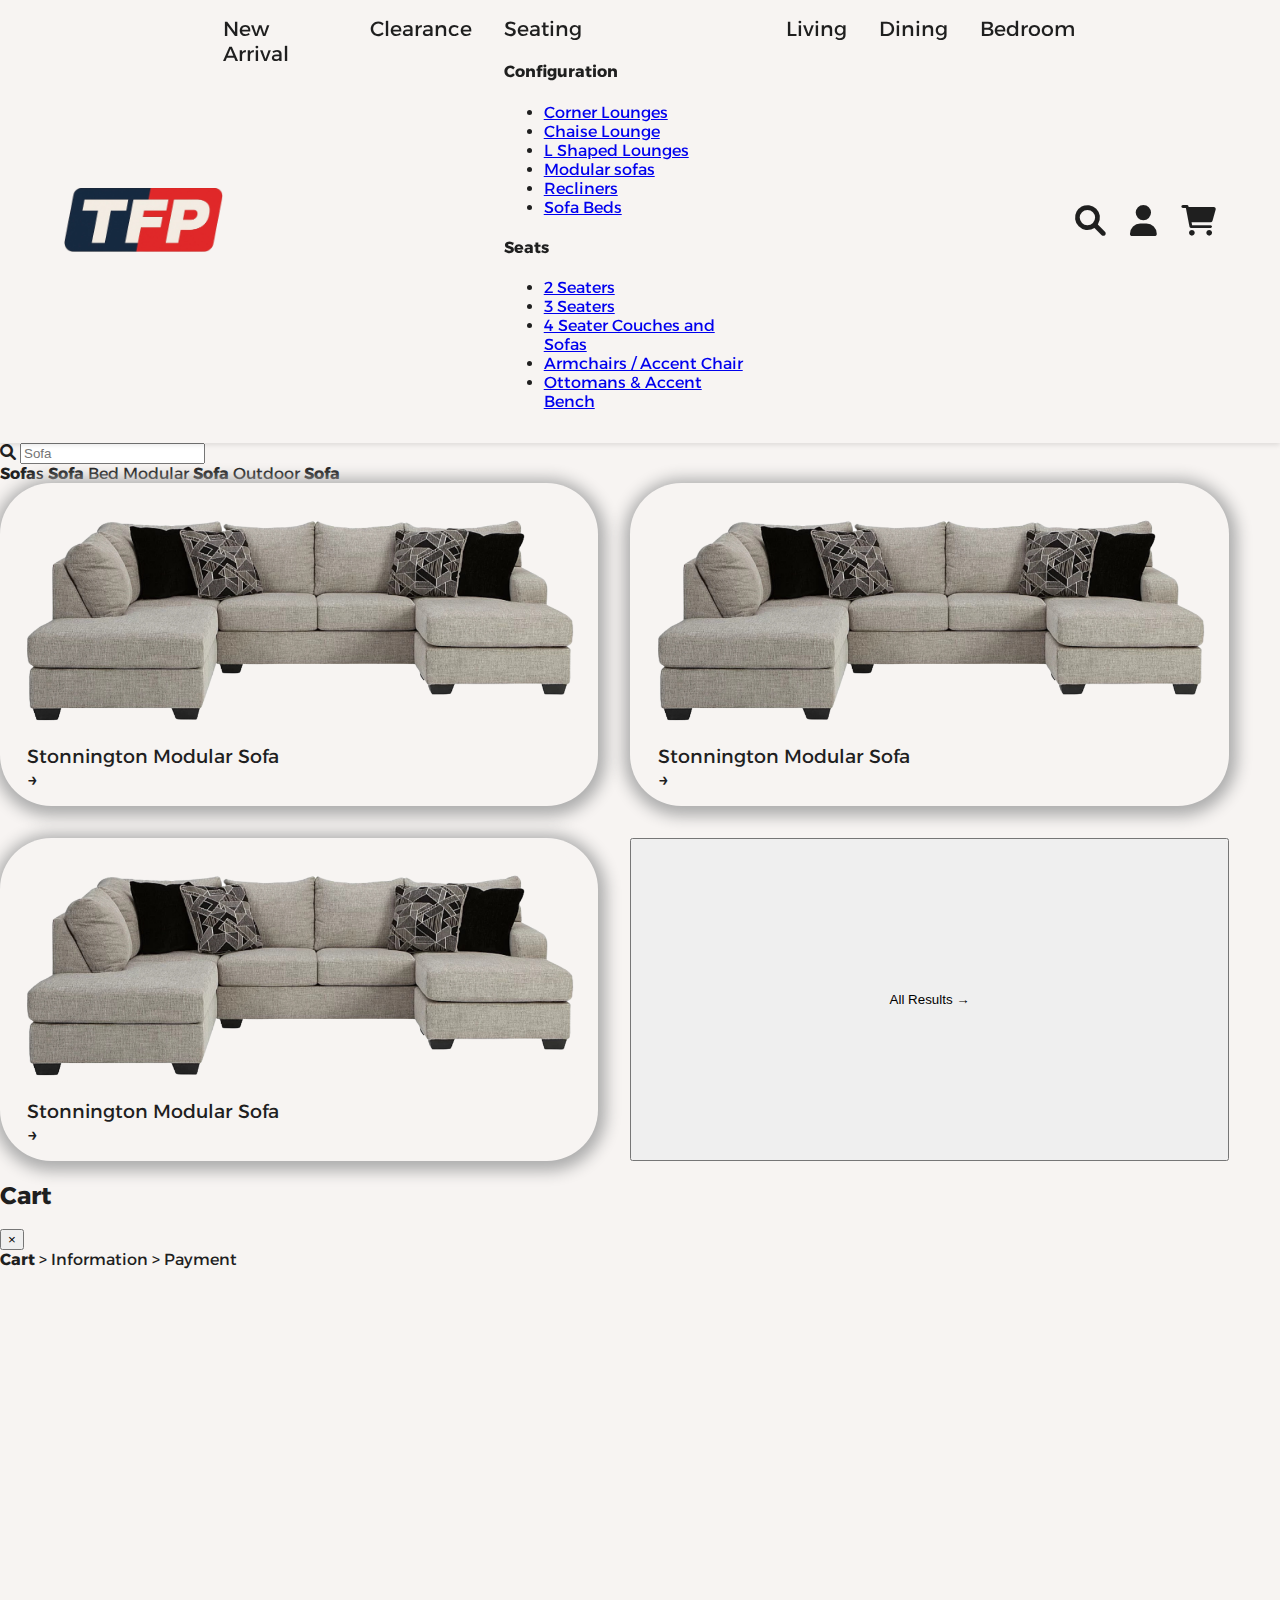
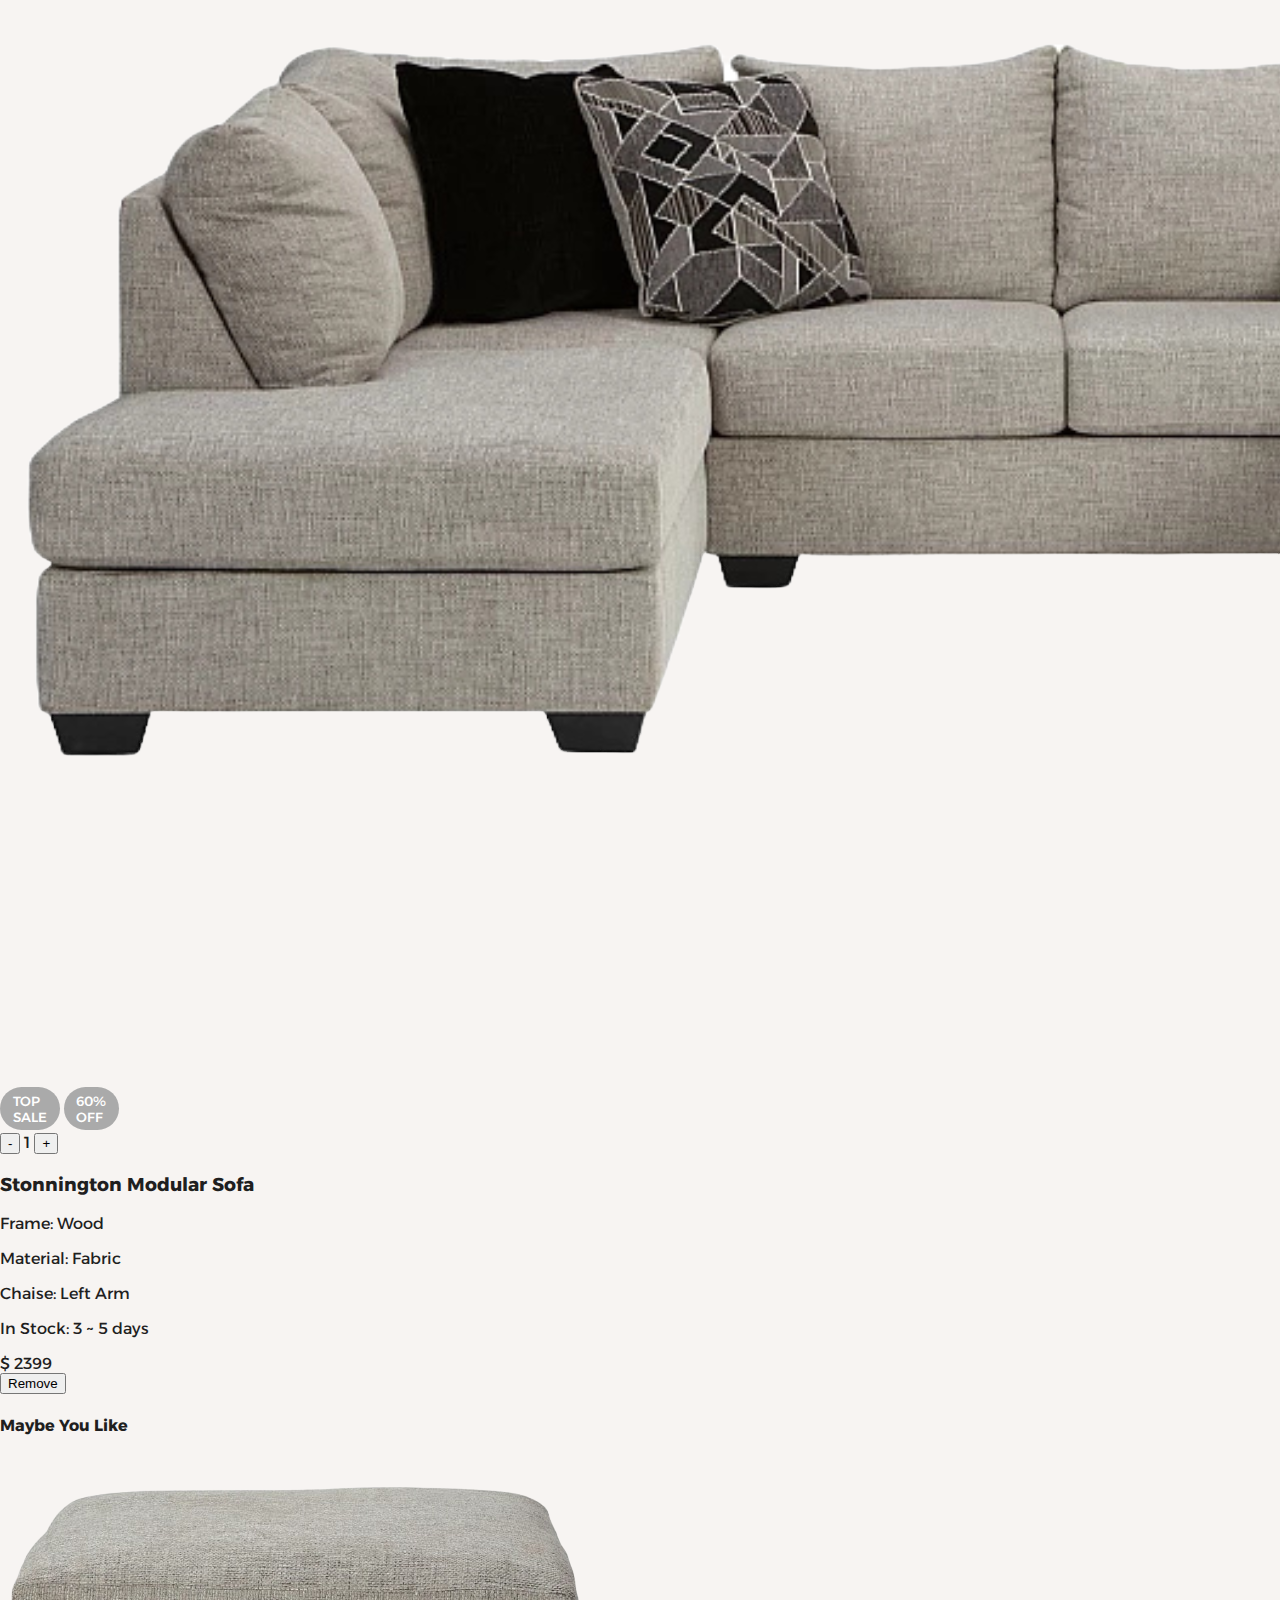
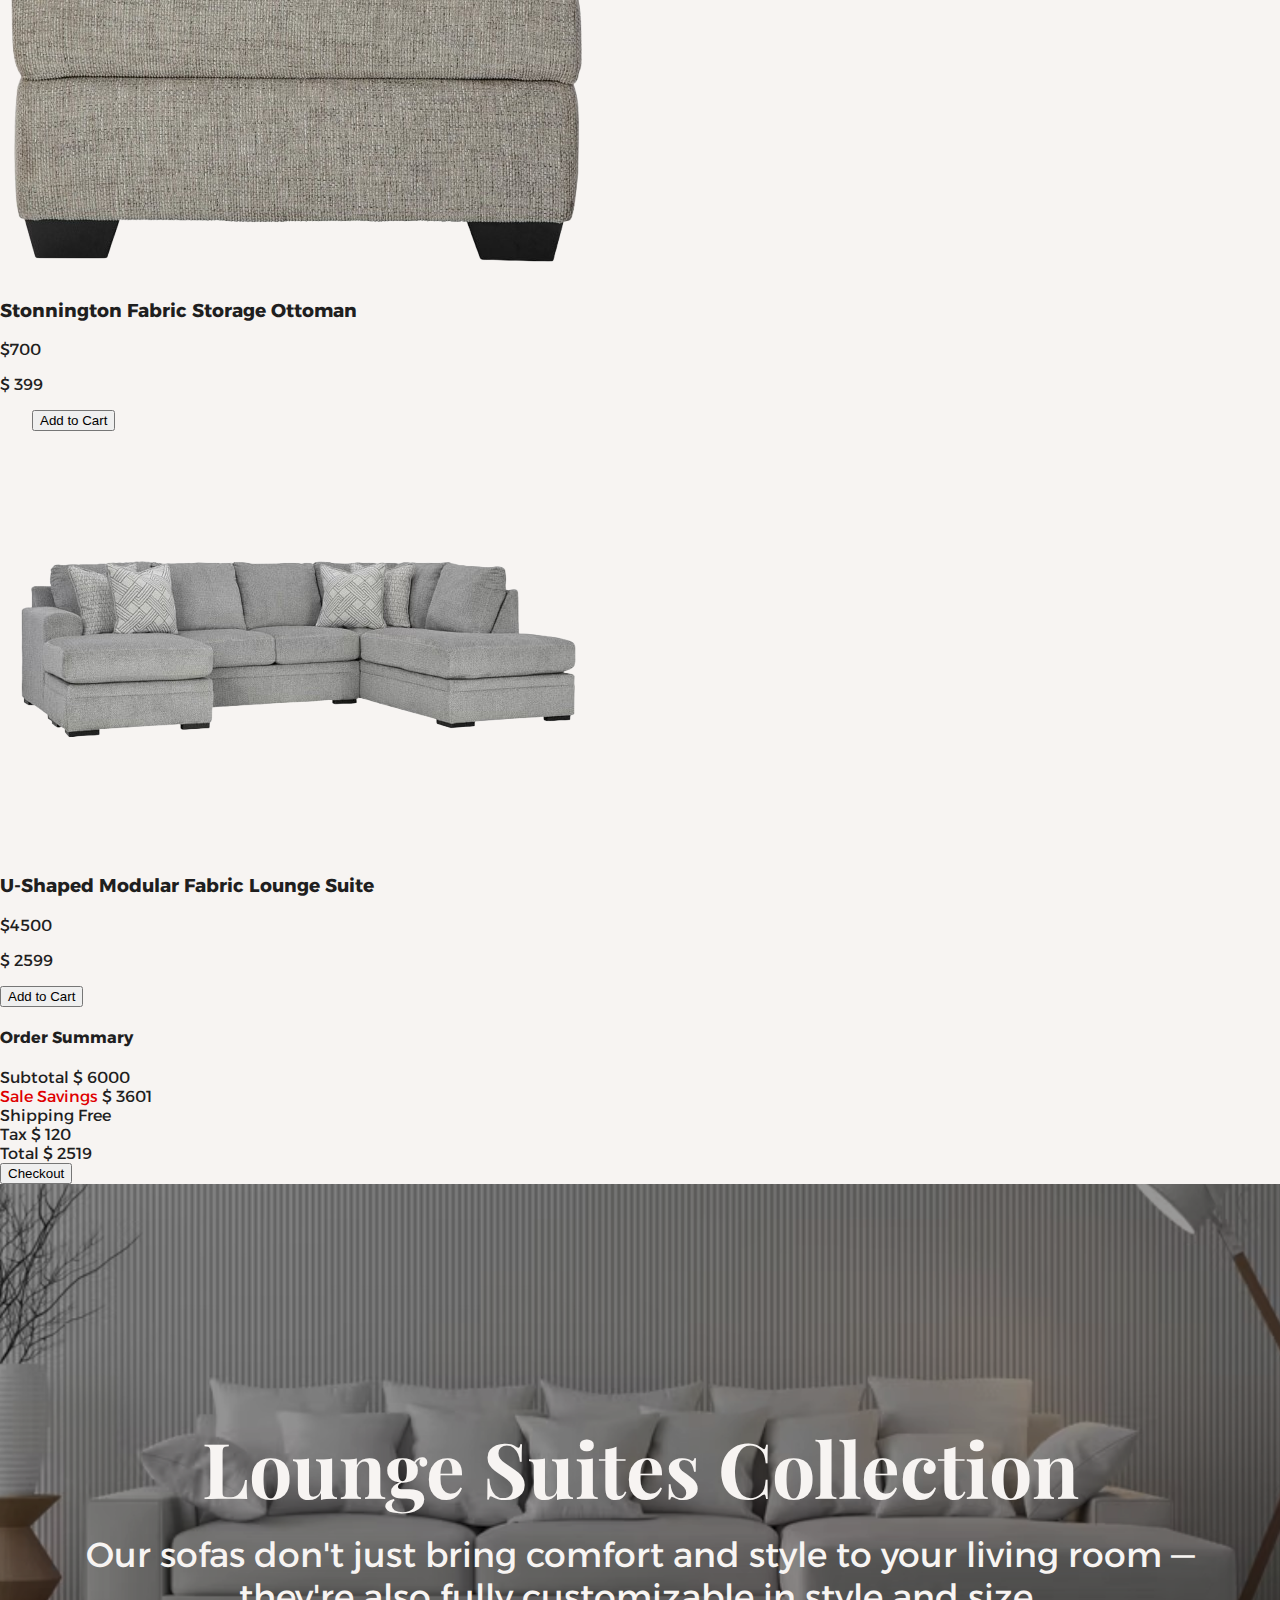
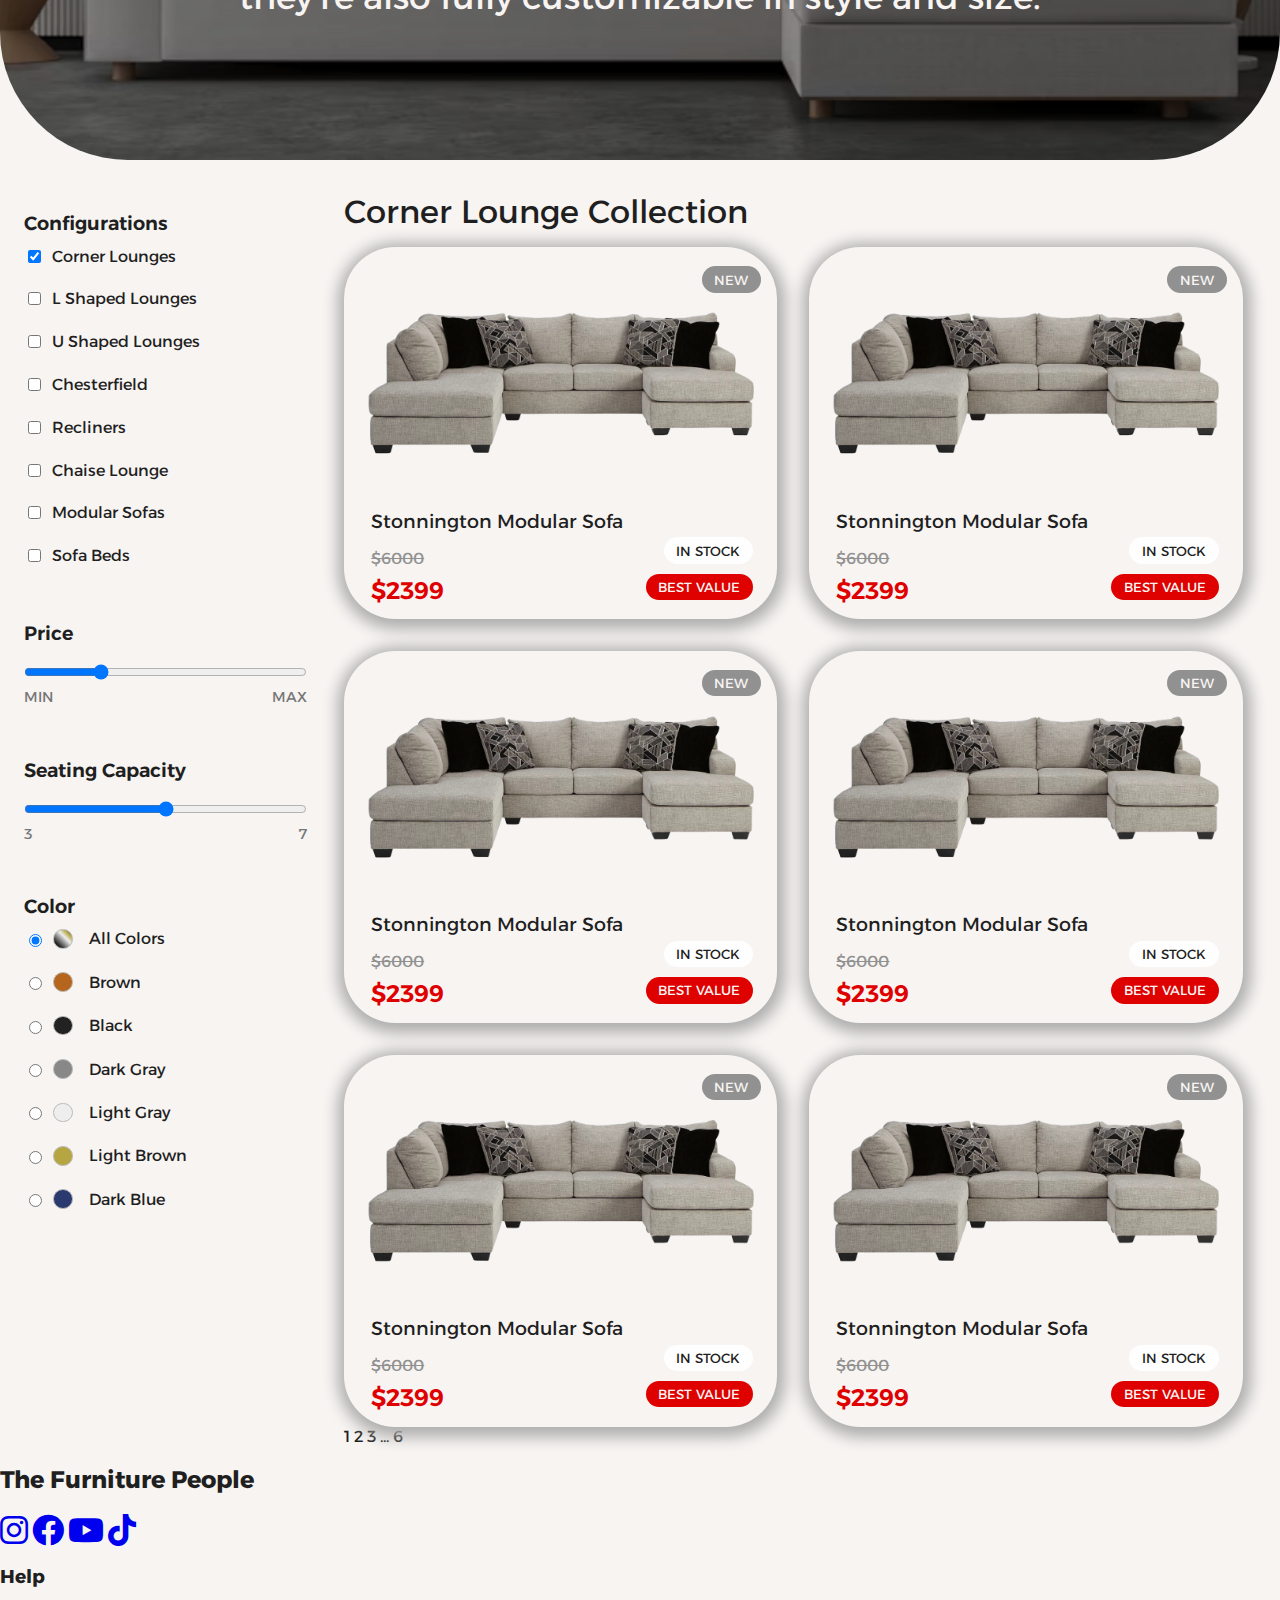
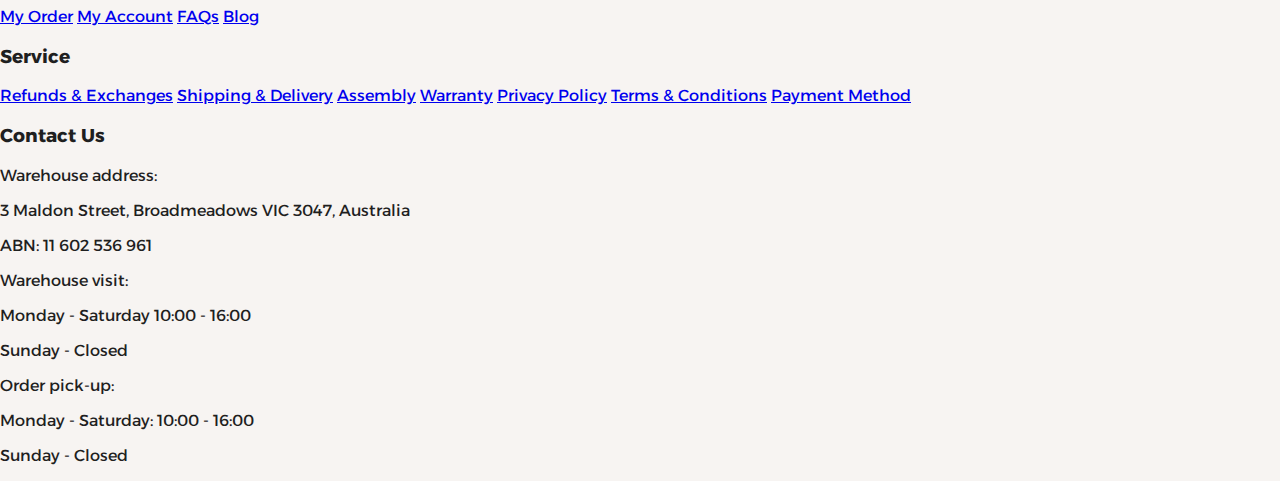
<file: itemlist.html>
<!DOCTYPE html>
<html lang="en">
<head>
    <meta charset="UTF-8">
    <meta name="viewport" content="width=device-width, initial-scale=1.0, maximum-scale=1.0, user-scalable=no">
    <title>Lounge Suites Collection | TFP</title>
    <link rel="stylesheet" href="itemlist.css">
    <link rel="stylesheet" href="https://fonts.googleapis.com/css?family=Sofia">
    <link rel="stylesheet" href="https://cdnjs.cloudflare.com/ajax/libs/font-awesome/6.0.0/css/all.min.css">
    <link href="https://fonts.googleapis.com/css2?family=Alexandria:wght@100..900&display=swap" rel="stylesheet">
    <link href="https://fonts.googleapis.com/css2?family=Playfair+Display:wght@400;700&display=swap" rel="stylesheet">
</head>

<body>
    <nav class="navbar">
        <div class="logo">
            <img src="logo.jpg" alt="TFP Logo">
        </div>
        <button class="menu-toggle" aria-label="Toggle navigation menu">
            <i class="fas fa-bars"></i>
        </button>
        <div class="nav-links">
            <a href="#" class="nav-link">New Arrival</a>
            <a href="#" class="nav-link">Clearance</a>
            <div class="nav-dropdown">
                <a href="#" class="nav-link">Seating</a>
                <div class="nav-submenu">
                    <div class="submenu-section">
                        <h4>Configuration</h4>
                        <ul>
                            <li><a href="itemlist.html">Corner Lounges</a></li>
                            <li><a href="#">Chaise Lounge</a></li>
                            <li><a href="#">L Shaped Lounges</a></li>
                            <li><a href="#">Modular sofas</a></li>
                            <li><a href="#">Recliners</a></li>
                            <li><a href="#">Sofa Beds</a></li>
                        </ul>
                    </div>
                    <div class="submenu-section">
                        <h4>Seats</h4>
                        <ul>
                            <li><a href="#">2 Seaters</a></li>
                            <li><a href="#">3 Seaters</a></li>
                            <li><a href="#">4 Seater Couches and Sofas</a></li>
                            <li><a href="#">Armchairs / Accent Chair</a></li>
                            <li><a href="#">Ottomans & Accent Bench</a></li>
                        </ul>
                    </div>
                </div>
            </div>
            <a href="#" class="nav-link">Living</a>
            <a href="#" class="nav-link">Dining</a>
            <a href="#" class="nav-link">Bedroom</a>
        </div>
        <div class="nav-icons">
            <a href="#" class="icon-link" aria-label="Search"><i class="fa fa-search fa-2x"></i></a>
            <a href="#" class="icon-link" aria-label="User account"><i class="fas fa-user fa-2x"></i></a>
            <a href="#" class="icon-link" aria-label="Shopping cart"><i class="fas fa-shopping-cart fa-2x"></i></a>
        </div>
    </nav>

    <main>
 <!-- Search Overlay -->
 <section class="search-overlay">
    <div class="search-header">
        
        <div class="search-input-container">
            <i class="fas fa-search"></i>
            <input type="text" placeholder="Sofa">
        </div>
    </div>
    <div class="search-categories">
        <div class="category-list">
            <span><b>Sofa</b>s</span>
            <span><b>Sofa</b> Bed</span>
            <span>Modular <b>Sofa</b></span>
            <span>Outdoor <b>Sofa</b></span>
        </div>
    </div>
    <div class="search-results">
        <div class="product-grid search-product-grid">
            <div class="product-card">
                 <img src="stonnington.png" class="default-img" alt="Stonnington Modular Sofa">
                 <h3>Stonnington Modular Sofa <div class="rightarrow">&rarr;</div></h3>
            </div>
             <div class="product-card">
                 <img src="stonnington.png" class="default-img" alt="Stonnington Modular Sofa">
                 <h3>Stonnington Modular Sofa <div class="rightarrow">&rarr;</div></h3>
            </div>
             <div class="product-card">
                 <img src="stonnington.png" class="default-img" alt="Stonnington Modular Sofa">
                 <h3>Stonnington Modular Sofa <div class="rightarrow">&rarr;</div></h3>
            </div>
            <button class="show-more">All Results &rarr; </button>
        </div>
    </div>
</section>

<!-- Cart Overlay -->
<section class="cart-overlay">
    <div class="cart-header">
        <h2>Cart</h2>
        <button class="close-cart">&times;</button>
    </div>
    <div class="cart-breadcrumb">
        <span><b>Cart</b></span> &gt; <span>Information</span> &gt; <span>Payment</span>
    </div>
    <div class="cart-items">
        <div class="cart-item">
            <div class="item-image-container">
                <img src="stonnington.png" alt="Stonnington Modular Sofa">
                <div class="item-badges">
                   <span class="badge top-sale">TOP<br>SALE</span>
                   <span class="badge discount">60%<br>OFF</span>
                </div>
                <div class="item-qty">
                    <button class="qty-minus">-</button>
                    <span class="qty">1</span>
                    <button class="qty-plus">+</button>
                </div>
            </div>
            <div class="item-details">
                <h3>Stonnington Modular Sofa</h3>
                <p>Frame: Wood</p>
                <p>Material: Fabric</p>
                <p>Chaise: Left Arm</p>
                <div class ="in-stock-day">
                    <p>In Stock: 3 ~ 5 days</p>
                </div>
                <div class="item-price-qty">
                    <div class="item-price">$ 2399</div>
                    <button class="remove-item">Remove</button>
                </div>
            </div>
        </div>
        <!-- More cart items can be added here -->
    </div>
    <div class="maybe-you-like">
        <h4>Maybe You Like</h4>
        <div class="like-items">
            <div class="like-item">
                 <img src="ottoman.png" alt="Stonnington Fabric Storage Ottoman">
                 <div class="like-details-container">
                     <div class="like-details">
                         <h3>Stonnington Fabric Storage Ottoman</h3>
                         <div class="price-button-group">
                                <div class="prices">
                                    <p class="initial-price">$700</p>
                                    <p class="current-price">$ 399</p>
                                </div>
                                <button class="add-to-cart" style="margin-left: 2.5vw;">Add to Cart</button>
                         </div>
                     </div>
                 </div>
            </div>
            <div class="like-item">
                 <img src="U-Shaped Modular Fabric Lounge Suite.png" alt="U-Shaped Modular Fabric Lounge Suite">
                 <div class="like-details-container">
                     <div class="like-details">
                         <h3>U-Shaped Modular Fabric Lounge Suite</h3>
                         <div class="price-button-group">
                                <div class="prices">
                                    <p class="initial-price">$4500</p>
                                    <p class="current-price">$ 2599</p>
                                </div>
                                <button class="add-to-cart">Add to Cart</button>
                         </div>
                     </div>
                 </div>
            </div>
            <!-- More maybe you like items can be added here -->
        </div>
    </div>
    <div class="order-summary">
        <h4>Order Summary</h4>
        <div class="summary-row">
            <span>Subtotal</span>
            <span>$ 6000</span>
        </div>
        <div class="summary-row sale-savings">
            <span style="color: #DF0000;">Sale Savings</span>
            <span>$ 3601</span>
        </div>
        <div class="summary-row">
            <span>Shipping</span>
            <span>Free</span>
        </div>
        <div class="summary-row">
            <span>Tax</span>
            <span>$ 120</span>
        </div>
        <div class="summary-row total">
            <span>Total</span>
            <span>$ 2519</span>
        </div>
        <button class="checkout-button">Checkout</button>
    </div>
</section>

        <section class="hero">
            <div class="hero-content">
                <h1>Lounge Suites Collection</h1>
                <p class="subtitle">Our sofas don't just bring comfort and style to your living room
                    — they're also fully customizable in style and size.</p>
            </div>
        </section>
        <div class="main-content">
            <div class="filter-row">
                <button class="filter-btn" id="openFilter">Filter <i class="fa fa-sliders-h"></i></button>
            </div>
            <div class="filter-overlay" id="filterOverlay"></div>
            <aside class="sidebar" id="sidebar">
                <button class="close-sidebar" id="closeSidebar" style="display:none;position:absolute;top:1rem;right:1rem;font-size:2rem;background:none;border:none;z-index:2100;">&times;</button>
                <form class="filters">
                    <div class="filter-group">
                        <h3>Configurations</h3>
                        <label><input type="checkbox" checked> Corner Lounges</label><br>
                        <label><input type="checkbox"> L Shaped Lounges</label><br>
                        <label><input type="checkbox"> U Shaped Lounges</label><br>
                        <label><input type="checkbox"> Chesterfield</label><br>
                        <label><input type="checkbox"> Recliners</label><br>
                        <label><input type="checkbox"> Chaise Lounge</label><br>
                        <label><input type="checkbox"> Modular Sofas</label><br>
                        <label><input type="checkbox"> Sofa Beds</label>
                    </div>
                    <div class="filter-group">
                        <h3>Price</h3>
                        <input type="range" min="1500" max="5000" value="2399" class="slider">
                        <div class="range-labels"><span>MIN</span><span>MAX</span></div>
                    </div>
                    <div class="filter-group">
                        <h3>Seating Capacity</h3>
                        <input type="range" min="3" max="7" value="5" class="slider">
                        <div class="range-labels"><span>3</span><span>7</span></div>
                    </div>
                    <div class="filter-group">
                        <h3>Color</h3>
                        <label><input type="radio" name="color" checked> <span class="color-swatch all"></span> All Colors</label><br>
                        <label><input type="radio" name="color"> <span class="color-swatch brown"></span> Brown</label><br>
                        <label><input type="radio" name="color"> <span class="color-swatch black"></span> Black</label><br>
                        <label><input type="radio" name="color"> <span class="color-swatch darkgray"></span> Dark Gray</label><br>
                        <label><input type="radio" name="color"> <span class="color-swatch lightgray"></span> Light Gray</label><br>
                        <label><input type="radio" name="color"> <span class="color-swatch lightbrown"></span> Light Brown</label><br>
                        <label><input type="radio" name="color"> <span class="color-swatch darkblue"></span> Dark Blue</label>
                    </div>
                </form>
            </aside>
            <section class="products-section">
                <h2 class="section-title">Corner Lounge Collection</h2>
                <div class="product-grid">
                    <div class="product-card">
                        <img src="stonnington.png" alt="Stonnington Modular Sofa">
                        <div class="overlay">
                            <img src="hover_stonnington.png" class="hover-img" alt="hover Stonnington Modular Sofa">
                        </div>
                        <div class="product-info">
                            <h3>Stonnington Modular Sofa</h3>
                            
                            <p class="old-price">$6000</p>
                            <p class="price">$2399</p>

                            <span class="badge best-value">BEST VALUE</span>
                            <span class="badge in-stock">IN STOCK</span>
                            <span class="badge new">NEW</span>
                        </div>
                    </div>
                    <div class="product-card">
                        <img src="stonnington.png" alt="Stonnington Modular Sofa">
                        <div class="overlay">
                            <img src="hover_stonnington.png" class="hover-img" alt="hover Stonnington Modular Sofa">
                        </div>
                        <div class="product-info">
                            <h3>Stonnington Modular Sofa</h3>
                            
                            <p class="old-price">$6000</p>
                            <p class="price">$2399</p>

                            <span class="badge best-value">BEST VALUE</span>
                            <span class="badge in-stock">IN STOCK</span>
                            <span class="badge new">NEW</span>
                        
                        </div>
                    </div>
                    <div class="product-card">
                        <img src="stonnington.png" alt="Stonnington Modular Sofa">
                        <div class="overlay">
                            <img src="hover_stonnington.png" class="hover-img" alt="hover Stonnington Modular Sofa">
                        </div>
                        <div class="product-info">
                            <h3>Stonnington Modular Sofa</h3>
                            
                            <p class="old-price">$6000</p>
                            <p class="price">$2399</p>

                            <span class="badge best-value">BEST VALUE</span>
                            <span class="badge in-stock">IN STOCK</span>
                            <span class="badge new">NEW</span>
                        
                        </div>
                    </div>
                    <div class="product-card">
                        <img src="stonnington.png" alt="Stonnington Modular Sofa">
                        <div class="overlay">
                            <img src="hover_stonnington.png" class="hover-img" alt="hover Stonnington Modular Sofa">
                        </div>
                        <div class="product-info">
                            <h3>Stonnington Modular Sofa</h3>
                            
                            <p class="old-price">$6000</p>
                            <p class="price">$2399</p>

                            <span class="badge best-value">BEST VALUE</span>
                            <span class="badge in-stock">IN STOCK</span>
                            <span class="badge new">NEW</span>
                        </div>
                    </div>
                    <div class="product-card">
                        <img src="stonnington.png" alt="Stonnington Modular Sofa">
                        <div class="overlay">
                            <img src="hover_stonnington.png" class="hover-img" alt="hover Stonnington Modular Sofa">
                        </div>
                        <div class="product-info">
                            <h3>Stonnington Modular Sofa</h3>
                            
                            <p class="old-price">$6000</p>
                            <p class="price">$2399</p>

                            <span class="badge best-value">BEST VALUE</span>
                            <span class="badge in-stock">IN STOCK</span>
                            <span class="badge new">NEW</span>
                        </div>
                    </div>
                    <div class="product-card">
                        <img src="stonnington.png" alt="Stonnington Modular Sofa">
                        <div class="overlay">
                            <img src="hover_stonnington.png" class="hover-img" alt="hover Stonnington Modular Sofa">
                        </div>
                        <div class="product-info">
                            <h3>Stonnington Modular Sofa</h3>
                            
                            <p class="old-price">$6000</p>
                            <p class="price">$2399</p>

                            <span class="badge best-value">BEST VALUE</span>
                            <span class="badge in-stock">IN STOCK</span>
                            <span class="badge new">NEW</span>
                        </div>
                    </div>
                </div>
                <div class="pagination-bar">
                    <span class="page-num active">1</span>
                    <span class="page-num">2</span>
                    <span class="page-num">3</span>
                    <span class="page-num">...</span>
                    <span class="page-num">6</span>
                </div>
            </section>
        </div>

        <footer>
            <div class="footer-logo">
                <h2>The Furniture People</h2>
            </div>
            <div class="social-links">
                <a href="#"><i class="fab fa-instagram fa-2x"></i></a>
                <a href="#"><i class="fab fa-facebook fa-2x"></i></a>
                <a href="#"><i class="fab fa-youtube fa-2x"></i></a>
                <a href="#"><i class="fab fa-tiktok fa-2x"></i></a>
            </div>
            <div class="footer-columns">
                <div class="footer-column">
                    <h3>Help</h3>
                    <a href="#">My Order</a>
                    <a href="#">My Account</a>
                    <a href="#">FAQs</a>
                    <a href="#">Blog</a>
                </div>
                <div class="footer-column">
                    <h3>Service</h3>
                    <a href="#">Refunds & Exchanges</a>
                    <a href="#">Shipping & Delivery</a>
                    <a href="#">Assembly</a>
                    <a href="#">Warranty</a>
                    <a href="#">Privacy Policy</a>
                    <a href="#">Terms & Conditions</a>
                    <a href="#">Payment Method</a>
                </div>
                <div class="footer-column">
                    <h3>Contact Us</h3>
                    <p>Warehouse address:</p>
                    <p>3 Maldon Street, Broadmeadows VIC 3047, Australia</p>
                    <p>ABN: 11 602 536 961</p>
                    <p></p>
                    <p></p>
                    <p>Warehouse visit:</p>
                    <p>Monday - Saturday 10:00 - 16:00</p>
                    <p>Sunday - Closed</p>
                    <p></p>
                    <p></p>
                    <p>Order pick-up:</p>
                    <p>Monday - Saturday: 10:00 - 16:00</p>
                    <p>Sunday - Closed</p>
                </div>
            </div>
        </footer>
        <script src="footer.js"></script>
    </main>

    <script>
        // Mobile menu toggle
        const menuToggle = document.querySelector('.menu-toggle');
        const navLinks = document.querySelector('.nav-links');
        const body = document.body;

        menuToggle.addEventListener('click', function() {
            navLinks.classList.toggle('show');
            body.classList.toggle('no-scroll');
        });

        // Close mobile menu when clicking outside
        document.addEventListener('click', function(event) {
            const nav = document.querySelector('.navbar');
            const navLinks = document.querySelector('.nav-links');
            const menuToggle = document.querySelector('.menu-toggle');
            
            if (!nav.contains(event.target) && navLinks.classList.contains('show')) {
                navLinks.classList.remove('show');
                body.classList.remove('no-scroll');
            }
        });

        // Close mobile menu when window is resized above mobile breakpoint
        window.addEventListener('resize', function() {
            if (window.innerWidth > 390) {
                document.querySelector('.nav-links').classList.remove('show');
                body.classList.remove('no-scroll');
            }
        });

        // Toggle seating submenu
        const seatingDropdown = document.querySelector('.nav-dropdown');
            if (seatingDropdown) {
                seatingDropdown.querySelector('.nav-link').addEventListener('click', function(event) {
                    // Prevent default link behavior if it has a '#' href
                    if (this.getAttribute('href') === '#') {
                         event.preventDefault();
                    }
                    seatingDropdown.classList.toggle('active');

                    // Optional: Close other open dropdowns if any
                    document.querySelectorAll('.nav-dropdown.active').forEach(dropdown => {
                        if (dropdown !== seatingDropdown) {
                            dropdown.classList.remove('active');
                        }
                    });
                });
            }

        // Toggle search overlay
        const searchIcon = document.querySelector('.nav-icons .icon-link[aria-label="Search"]');
            const searchOverlay = document.querySelector('.search-overlay');

            if (searchIcon && searchOverlay) {
                searchIcon.addEventListener('click', function(event) {
                    event.preventDefault(); // Prevent default link behavior

                    // Toggle visibility and scroll lock
                    if (searchOverlay.classList.contains('visible')) {
                        searchOverlay.classList.remove('visible');
                        body.classList.remove('no-scroll');
                    } else {
                        searchOverlay.classList.add('visible');
                        body.classList.add('no-scroll');
                    }
                });
            }


            // Toggle cart overlay
            const cartIcon = document.querySelector('.nav-icons .icon-link[aria-label="Shopping cart"]');
            const cartOverlay = document.querySelector('.cart-overlay');

            if (cartIcon && cartOverlay) {
                cartIcon.addEventListener('click', function(event) {
                    event.preventDefault(); // Prevent default link behavior

                    // Toggle visibility and scroll lock
                    if (cartOverlay.classList.contains('visible')) {
                        cartOverlay.classList.remove('visible');
                        body.classList.remove('no-scroll');
                    } else {
                        cartOverlay.classList.add('visible');
                        body.classList.add('no-scroll');
                    }
                });
            }

            // Close cart overlay when clicking close button
            const closeCart = document.querySelector('.close-cart');
            if (closeCart) {
                closeCart.addEventListener('click', function(event) {
                    event.preventDefault(); // Prevent default button behavior

                    // Toggle visibility and scroll lock
                    if (cartOverlay.classList.contains('visible')) {
                        cartOverlay.classList.remove('visible');
                        body.classList.remove('no-scroll');
                    }
                });
            }

        // Mobile filter sidebar toggle
        const openFilter = document.getElementById('openFilter');
        const sidebar = document.getElementById('sidebar');
        const filterOverlay = document.getElementById('filterOverlay');
        const closeSidebar = document.getElementById('closeSidebar');
        function isMobile() { return window.innerWidth <= 390; }
        function showSidebar() {
            if (isMobile()) {
                sidebar.classList.add('active');
                filterOverlay.classList.add('active');
                closeSidebar.style.display = 'block';
            }
        }
        function hideSidebar() {
            sidebar.classList.remove('active');
            filterOverlay.classList.remove('active');
            closeSidebar.style.display = 'none';
        }
        openFilter.addEventListener('click', function(e) {
            e.preventDefault();
            showSidebar();
        });
        closeSidebar.addEventListener('click', function() {
            hideSidebar();
        });
        filterOverlay.addEventListener('click', function() {
            hideSidebar();
        });
        window.addEventListener('resize', function() {
            if (!isMobile()) hideSidebar();
        });
    </script>

</body>
</html>
</file>
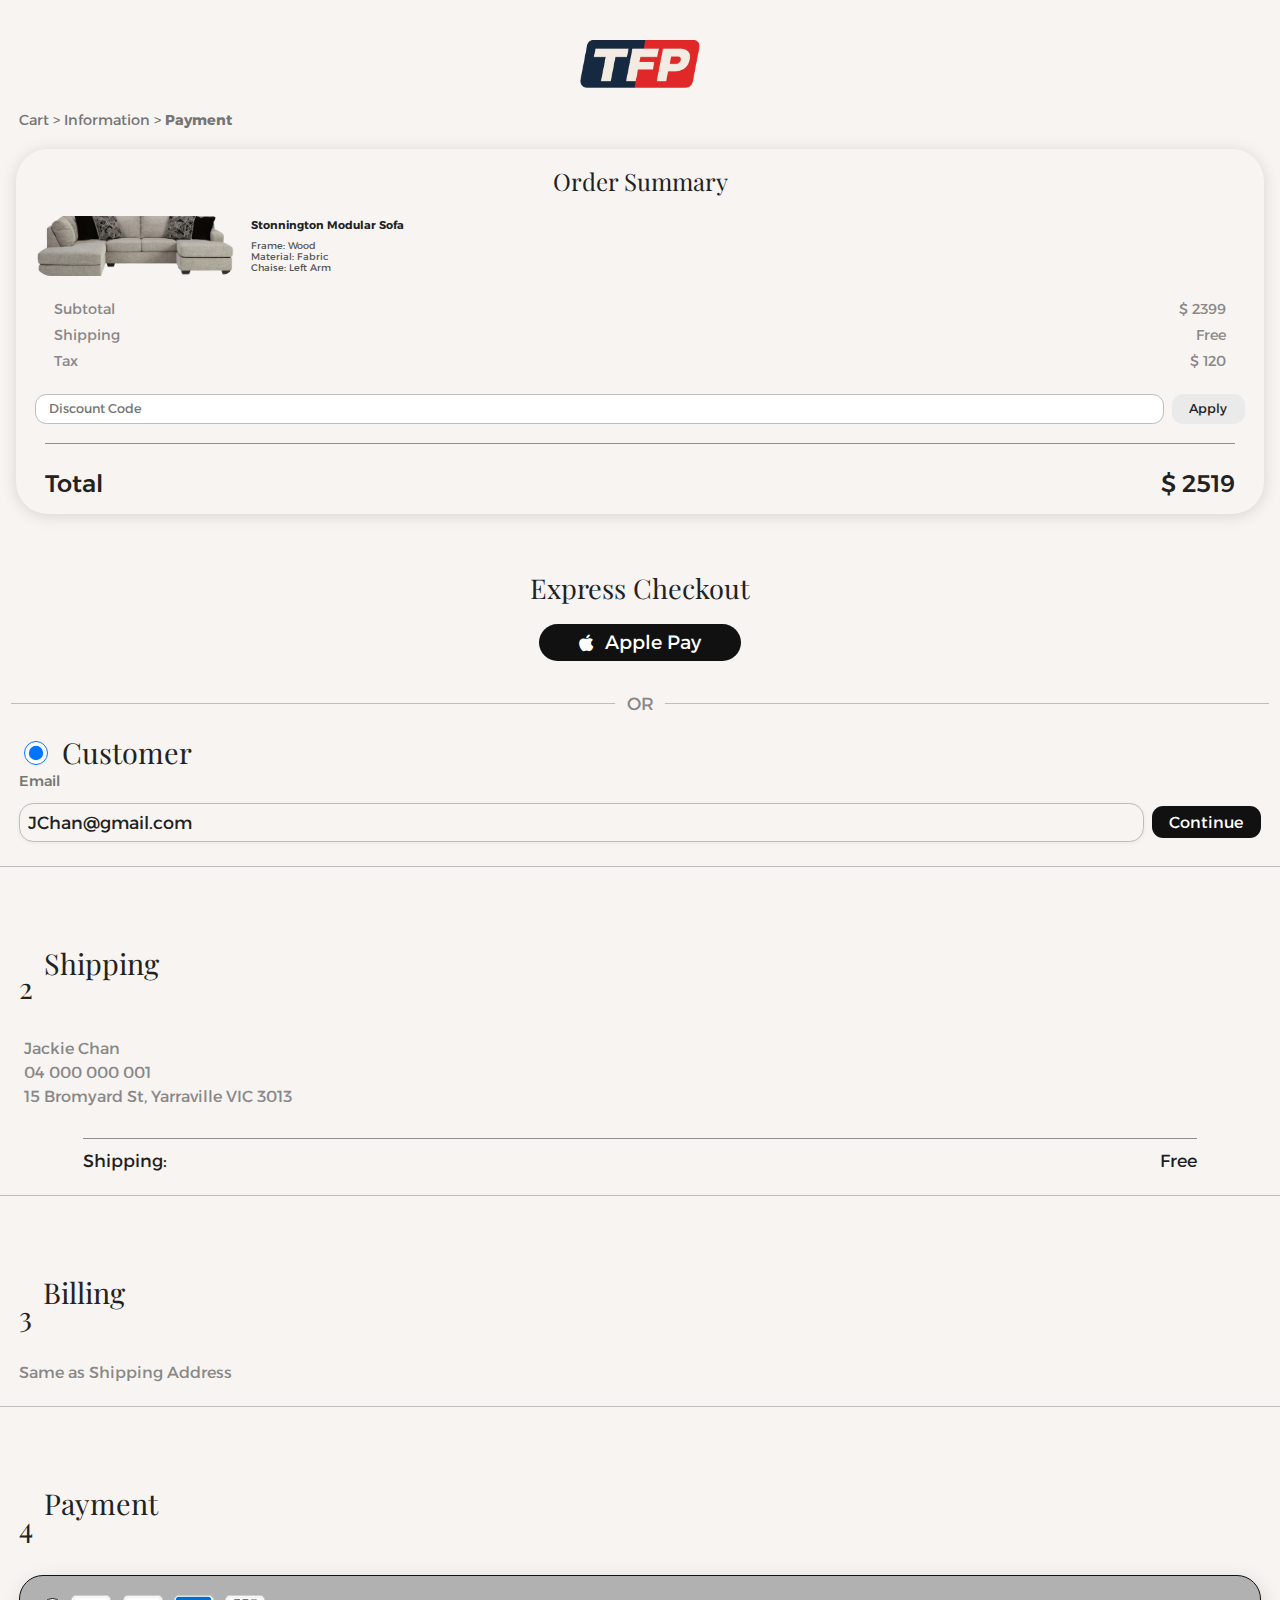
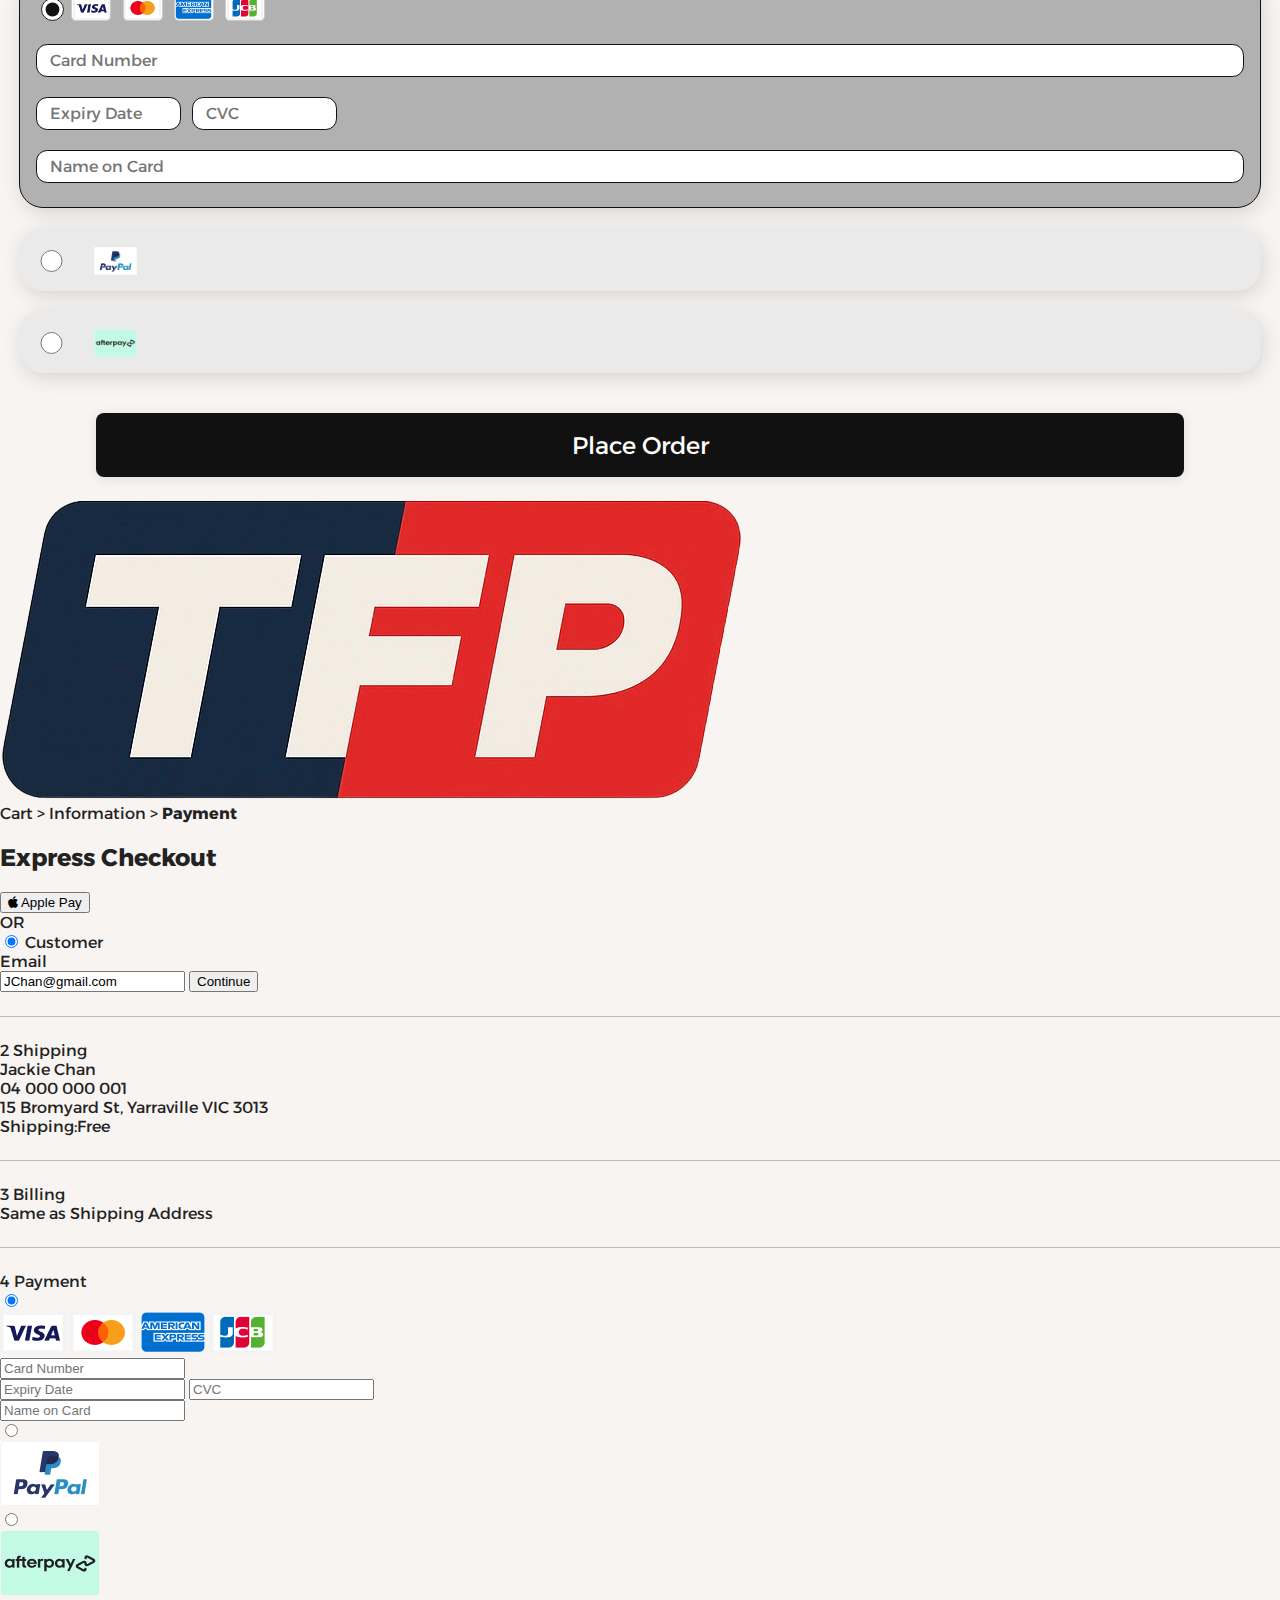
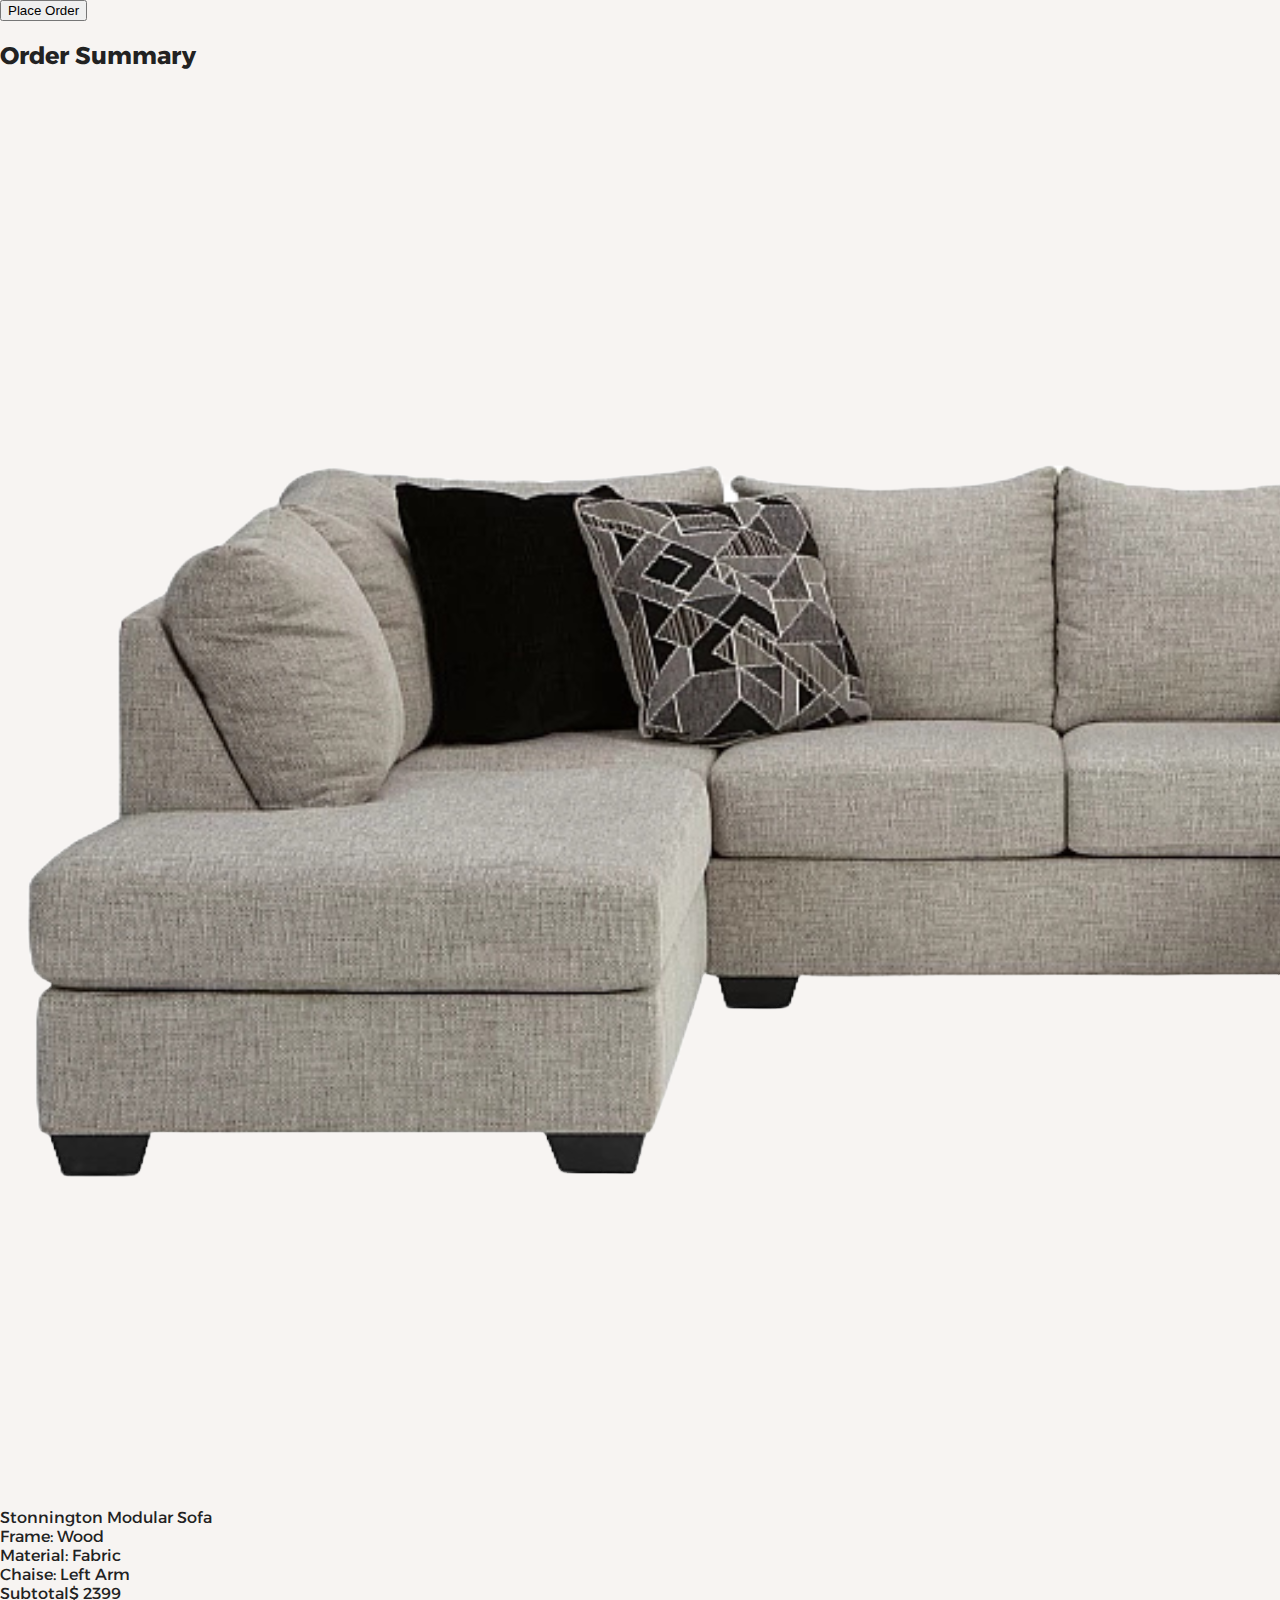
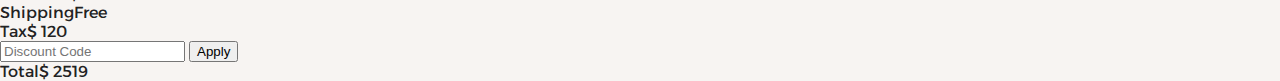
<file: payment.html>
<!DOCTYPE html>
<html lang="en">
<head>
  <meta charset="UTF-8">
  <meta name="viewport" content="width=390, initial-scale=1.0, maximum-scale=1.0, user-scalable=no">
  <title>TFP Payment</title>
  <link rel="stylesheet" href="payment.css">
  <link rel="stylesheet" href="https://fonts.googleapis.com/css?family=Sofia">
  <link rel="stylesheet" href="https://cdnjs.cloudflare.com/ajax/libs/font-awesome/6.0.0/css/all.min.css">
  <link href="https://fonts.googleapis.com/css2?family=Alexandria:wght@100..900&display=swap" rel="stylesheet">
  <link href="https://fonts.googleapis.com/css2?family=Playfair+Display:wght@400;700&display=swap" rel="stylesheet">
</head>
<body>
  <!-- Mobile Payment Page -->
  <div class="payment-mobile">
    <header class="payment-header">
      <img src="logo.jpg" alt="TFP Logo" class="payment-logo">
    </header>
    <div class="payment-breadcrumb">Cart &gt; Information &gt; <b>Payment</b></div>
    <section class="order-summary-card">
      <h2>Order Summary</h2>
      <div class="order-summary-content">
        <img src="stonnington.png" alt="Stonnington Modular Sofa" class="summary-product-img">
        <div class="summary-product-details">
          <div class="summary-product-title">Stonnington Modular Sofa</div>
          <div class="summary-product-desc">Frame: Wood<br>Material: Fabric<br>Chaise: Left Arm</div>
        </div>
      </div>
      <div class="order-summary-table">
        <div class="summary-row"><span>Subtotal</span><span>$ 2399</span></div>
        <div class="summary-row"><span>Shipping</span><span>Free</span></div>
        <div class="summary-row"><span>Tax</span><span>$ 120</span></div>
      </div>
      <div class="discount-row">
        <input type="text" placeholder="Discount Code" class="discount-input">
        <button class="discount-apply">Apply</button>
      </div>
      <div class="summary-total-row">
        <span>Total</span><span class="summary-total-amount">$ 2519</span>
      </div>
    </section>
    <section class="express-checkout">
      <h2>Express Checkout</h2>
      <button class="apple-pay-btn"><i class="fab fa-apple"></i> Apple Pay</button>
    </section>
    <div class="divider-row"><span></span>OR<span></span></div>
    <section class="customer-section">
      <div class="section-title"><input type="radio" checked>Customer</div>
      <div class="customer-email-row">
        <div class="customer-email-label-wrap">
          <label for="customer-email">Email</label>
        </div>
        <div class="customer-email-input-btn-row">
          <input type="email" id="customer-email" value="JChan@gmail.com">
          <button class="continue-btn">Continue</button>
        </div>
      </div>
    </section>
    <hr>
    <section class="shipping-section">
      <div class="section-title"><p style="margin-top: 6vw;">2</p><p>Shipping</p></div>
      <div class="shipping-details">
        <p>Jackie Chan</p>
        <p>04 000 000 001</p>
        <p>15 Bromyard St, Yarraville VIC 3013</p>
      </div>
      <div class="shipping-row"><span>Shipping:</span><span>Free</span></div>
    </section>
    <hr>
    <section class="billing-section">
      <div class="section-title"><p style="margin-top: 6vw;">3</p> <p>Billing</p></div>
      <div class="billing-details">Same as Shipping Address</div>
    </section>
    <hr>
    <section class="payment-section">
      <div class="section-title"><p style="margin-top: 6vw;">4</p> <p>Payment</p></div>
      <div class="payment-method-card selected">
        <div class="payment-method-radio"><input type="radio" checked></div>
        <div class="payment-method-icons">
          <img src="visa.png" alt="Visa">
          <img src="mastercard.png" alt="Mastercard">
          <img src="amex.png" alt="Amex">
          <img src="jcb.png" alt="JCB">
        </div>
        <input type="text" placeholder="Card Number">
        <div class="payment-card-row">
          <input type="text" placeholder="Expiry Date">
          <input type="text" placeholder="CVC">
        </div>
        <input type="text" placeholder="Name on Card">
      </div>
      <div class="payment-method-card">
        <div class="payment-method-radio"><input type="radio"></div>
        <img src="paypal.png" alt="PayPal" class="payment-method-logo">
      </div>
      <div class="payment-method-card">
        <div class="payment-method-radio"><input type="radio"></div>
        <img src="afterpay.png" alt="Afterpay" class="payment-method-logo">
      </div>
    </section>
    <a href="confirmation.html" class="plain-link">
    <button class="place-order-btn"><a href="confirmation.html">Place Order</a></button>
    </a>
    <script>
      // Ensure only one radio in .payment-section can be checked at a time (standard radio group behavior)
      document.addEventListener('DOMContentLoaded', function() {
        const radios = document.querySelectorAll('.payment-section input[type="radio"]');
        radios.forEach(function(radio) {
          radio.addEventListener('click', function() {
            radios.forEach(function(other) {
              if (other !== radio) other.checked = false;
            });
            // Highlight the selected card
            document.querySelectorAll('.payment-method-card').forEach(function(card) {
              card.classList.remove('selected');
            });
            if (radio.checked) {
              let card = radio.closest('.payment-method-card');
              if (card) card.classList.add('selected');
            }
          });
        });
        // On page load, ensure the selected class matches the checked radio
        radios.forEach(function(radio) {
          if (radio.checked) {
            let card = radio.closest('.payment-method-card');
            if (card) card.classList.add('selected');
          }
        });
      });
    </script>
  </div>
  <!-- Laptop Payment Page -->
  <div class="payment-laptop">
    <header class="payment-header-laptop">
      <img src="logo.jpg" alt="TFP Logo" class="payment-logo-laptop">
    </header>
    <main class="payment-main-laptop">
      <section class="payment-form-laptop">
        <div class="payment-breadcrumb-laptop">Cart &gt; Information &gt; <b>Payment</b></div>
        <h2 class="express-checkout-title-laptop">Express Checkout</h2>
        <button class="apple-pay-btn-laptop"><i class="fab fa-apple"></i> Apple Pay</button>
        <div class="divider-row-laptop"><span></span>OR<span></span></div>
        <section class="customer-section-laptop">
          <div class="section-title-laptop"><input type="radio" checked> Customer</div>
          <div class="customer-email-row-laptop">
            <div class="customer-email-label-wrap-laptop">
              <label for="customer-email-laptop">Email</label>
            </div>
            <div class="customer-email-input-btn-row-laptop">
              <input type="email" id="customer-email-laptop" value="JChan@gmail.com">
              <button class="continue-btn-laptop">Continue</button>
            </div>
          </div>
        </section>
        <hr class="laptop-hr">
        <section class="shipping-section-laptop">
          <div class="shipping-info-laptop">
            <div class="shipping-info-left">
              <div class="section-title-laptop">2 <span>Shipping</span></div>
              <div class="shipping-details-laptop">
                Jackie Chan<br>
                04 000 000 001<br>
                15 Bromyard St, Yarraville VIC 3013
              </div>
            </div>
            <div class="shipping-info-right">
              <div class="shipping-row-laptop"><span>Shipping:</span><span>Free</span></div>
            </div>
          </div>
        </section>
        <hr class="laptop-hr">
        <section class="billing-section-laptop">
          <div class="section-title-laptop">3 <span>Billing</span></div>
          <div class="billing-details-laptop">Same as Shipping Address</div>
        </section>
        <hr class="laptop-hr">
        <section class="payment-section-laptop">
          <div class="section-title-laptop">4 <span>Payment</span></div>
          <div class="payment-method-card-laptop selected">
            <div class="payment-method-radio-laptop"><input type="radio" checked></div>
            <div class="payment-method-icons-laptop">
              <img src="visa.png" alt="Visa">
              <img src="mastercard.png" alt="Mastercard">
              <img src="amex.png" alt="Amex">
              <img src="jcb.png" alt="JCB">
            </div>
            <input type="text" placeholder="Card Number">
            <div class="payment-card-row-laptop">
              <input type="text" placeholder="Expiry Date">
              <input type="text" placeholder="CVC">
            </div>
            <input type="text" placeholder="Name on Card">
          </div>
          <div class="payment-method-card-laptop">
            <div class="payment-method-radio-laptop"><input type="radio"></div>
            <img src="paypal.png" alt="PayPal" class="payment-method-logo-laptop">
          </div>
          <div class="payment-method-card-laptop">
            <div class="payment-method-radio-laptop"><input type="radio"></div>
            <img src="afterpay.png" alt="Afterpay" class="payment-method-logo-laptop">
          </div>
        </section>
        <a href="confirmation.html" class="plain-link">
        <button class="place-order-btn-laptop">Place Order</button>
        </a>
      </section>
      <section class="order-summary-card-laptop">
        <h2>Order Summary</h2>
        <div class="order-summary-content-laptop">
          <img src="stonnington.png" alt="Stonnington Modular Sofa" class="summary-product-img-laptop">
          <div class="summary-product-details-laptop">
            <div class="summary-product-title-laptop">Stonnington Modular Sofa</div>
            <div class="summary-product-desc-laptop">Frame: Wood<br>Material: Fabric<br>Chaise: Left Arm</div>
          </div>
        </div>
        <div class="order-summary-table-laptop">
          <div class="summary-row-laptop"><span>Subtotal</span><span>$ 2399</span></div>
          <div class="summary-row-laptop"><span>Shipping</span><span>Free</span></div>
          <div class="summary-row-laptop"><span>Tax</span><span>$ 120</span></div>
        </div>
        <div class="discount-row-laptop">
          <input type="text" placeholder="Discount Code" class="discount-input-laptop">
          <button class="discount-apply-laptop">Apply</button>
        </div>
        <div class="summary-total-row-laptop">
          <span>Total</span><span class="summary-total-amount-laptop">$ 2519</span>
        </div>
      </section>
    </main>
  </div>

  <script>
    // Laptop version: ensure only one radio in .payment-section-laptop can be checked at a time
    document.addEventListener('DOMContentLoaded', function() {
      const laptopRadios = document.querySelectorAll('.payment-section-laptop input[type="radio"]');
      laptopRadios.forEach(function(radio) {
        radio.addEventListener('click', function() {
          laptopRadios.forEach(function(other) {
            if (other !== radio) other.checked = false;
          });
          // Highlight the selected card
          document.querySelectorAll('.payment-method-card-laptop').forEach(function(card) {
            card.classList.remove('selected');
          });
          if (radio.checked) {
            let card = radio.closest('.payment-method-card-laptop');
            if (card) card.classList.add('selected');
          }
        });
      });
      // On page load, ensure the selected class matches the checked radio
      laptopRadios.forEach(function(radio) {
        if (radio.checked) {
          let card = radio.closest('.payment-method-card-laptop');
          if (card) card.classList.add('selected');
        }
      });
    });
  </script>
</body>
</html>
</file>
<file: style.css>
html, body, h1 {
    margin: 0;
    padding: 0;
    background-color: #F7F4F2;
}

.hero {
    background-image:url('herobanner.png');
}
</file>
<file: confirmation.css>
body {
  background: #F7F4F2;
  font-family: Alexandria, sans-serif;
  margin: 0;
  padding: 0;
  color: #222;
}
.confirmation-header {
  text-align: center;
  margin-top: 2.5rem;
  margin-bottom: 1.2rem;
}
.confirmation-logo {
  width: 120px;
  height: auto;
}
.confirmation-breadcrumb {
  font-size: 0.9rem;
  color: #757575;
  margin: 0 0 1.2rem 1.2rem;
}
.confirmation-check {
  text-align: center;
  margin: 1.5rem 0 0.7rem 0;
}
.confirmation-check .fa-check-circle {
  color: #03CB00;
  font-size: 3.2rem;
  border-radius: 50%;
  padding: 0.5rem;
}
.confirmation-thankyou {
  text-align: center;
  color: #03CB00;
  font-size: 1.35rem;
  font-weight: 600;
  margin: 1.2rem 0 1.5rem 0;
}
.confirmation-summary-card {
  background:#F7F4F2;
  border-radius: 2rem;
  box-shadow: 0 2px 16px rgba(0,0,0,0.13);
  margin: 0.5rem 1rem 2rem 1rem;
  padding: 0.5rem 1.2rem 1.2rem 1.2rem;
  text-align: center;
}
.confirmation-summary-imgwrap {
  background: #F7F4F2;
  border-radius: 1.2rem;
  padding: 0rem 0.5rem 0rem 0.5rem;
}
.confirmation-summary-img {
  width: 90%;
  max-width: 260px;
  height: auto;
  border-radius: 1rem;
  object-fit: cover;
  background: #F7F4F2;
}
.confirmation-summary-title {
  font-family: Alexandria;
  font-size: 1.2rem;
  font-weight: initial;
  margin: 0rem 0 0.7rem 0;
}
.confirmation-summary-desc {
  font-size: 0.9rem;
  color: #555;
  margin-bottom: 0.7rem;
}
.confirmation-summary-price {
  color: #DF0000;
  font-size: 1.3rem;
  font-weight: initial;
  margin-bottom: 0.7rem;
}
.confirmation-summary-table {
  margin: 1.2rem 0 0.7rem 0;
}
.summary-row {
  display: flex;
  justify-content: space-between;
  font-size: 1.1rem;
  color: #888;
  margin-bottom: 0.6rem;
}
.confirmation-summary-total-row {
  display: flex;
  justify-content: space-between;
  align-items: center;
  font-size: 1.3rem;
  font-weight: initial;
  margin-top: 0.7rem;
  color: #222;
  border-top: 1px solid #8f8f8f;
  padding-top: 0.7rem;
}
.summary-total-amount {
  font-size: 1.3rem;
  color: #222;
  font-weight: initial;
}
.confirmation-summary-shipping {
  font-size: 0.6rem;
  color: #222;
  margin-top: 1.5rem;
  margin-left: 2rem;
  margin-right: 2rem;
  text-align: left;
}
.track-order-btn {
  display: block;
  width: 60%;
  margin: 2.5rem auto 1.5rem auto;
  background: #B1B1B1;
  color: #fff;
  border: none;
  border-radius: 1.5rem;
  font-size: 1.2rem;
  font-family: Alexandria;
  font-weight: initial;
  padding: 0.7rem 0;
  cursor: pointer;
  box-shadow: 0 2px 12px rgba(0,0,0,0.10);
}

.confirmation-summary-desc-row {
  display: flex;
  flex-direction: row;
  align-items: flex-start;
  justify-content: space-between;
  gap: 1.2rem;
  margin-bottom: 0.7rem;
}
.confirmation-summary-desc-row .confirmation-summary-desc {
  flex: 1 1 60%;
  text-align: left;
}
.confirmation-summary-desc-row .confirmation-summary-price {
  flex: 0 0 auto;
  align-self: flex-start;
  color: #DF0000;
  font-size: 1.3rem;
  font-weight: initial;
  margin-bottom: 0;
  margin-left: 1.2rem;
  white-space: nowrap;
}
@media (max-width: 390px) {
  body, .confirmation-summary-card {
    max-width: 390px;
    margin: 1rem 0.6rem;
  }

  .confirmation-summary-price {
    margin-top: 1rem;
  }

  .confirmation-summary-card {
    padding: 0.5rem 2rem 1.2rem 2rem;;
  }
}
</file>
<file: homepage.css>
.alexandria {
    font-family: "Alexandria", sans-serif;
    font-optical-sizing: auto;
    font-weight: 300;
    font-style:normal;
}

html, body{
    margin: 0;
    padding: 0;
    background-color: #F7F4F2;
}

.plain-link {
    color: inherit;         
    text-decoration: none; 
}

/*navigation*/

.navbar {
    display: flex;
    justify-content: space-between;
    align-items: center;
    padding: 1rem 5%;
    background-color:#F7F4F2;
    box-shadow: 0 2px 5px rgba(0,0,0,0.1);
    position: sticky;
    top: 0;
    z-index: 1000;
    font-family: Alexandria;
    font-style:normal;
}

.logo img {
    height: 5vw;
}

.nav-links {
    display: flex;
    gap: 2rem;
}

.nav-link {
    text-decoration: none;
    color: #1F1F1F;
    font-weight:normal;
    font-size: 1.9vw;
    transition: all 0.3s ease;
    position: relative;
}

.nav-link:hover {
    color: #BD3E43;
}

.nav-link::after {
    display: none;
}

.nav-icons {
    display: flex;
    gap: 1.5rem;

}

.icon-link {
    color: #1F1F1F;
    font-size: 1.8vw;
    transition: all 0.3s ease;
    font-style: solid;
}

.icon-link:hover {
    color: #BD3E43;
}

/*end of navigation*/

/*hero banner*/

.hero {
    background-image: url('images/herobanner.png');
    background-size: cover;
    background-position: center;
    height: 40vw;
    display: flex;
    flex-direction: column;
    justify-content: center;
    text-align: left;
    color: var(--white);
    padding: 2rem;
    border-radius: 0 0 10vw 10vw;
}

.hero h1 {
    font-size: 6vw;
    margin-top: 18vw;
    margin-bottom: 1rem;
    font-family: 'Playfair Display', serif;
    font-weight:bold;
    color: #F7F4F2;
}

.hero h5 {
    font-family: Alexandria;
    font-weight:inherit;
    font-size:3vw;
    padding: 0;
    margin: 0;
    margin-bottom: 3vw;
    color: #F7F4F2;
}

/*end of hero banner*/

/*tab menu*/
.category-parent {
    margin: 3rem 4rem;
    border-radius: 100px;
    background-color:#B7AC9D;
    box-shadow: 2px 3px 10px 5px rgb(130, 130, 130);
    overflow-x: auto;
    white-space: nowrap;
    -webkit-overflow-scrolling: touch;
    scrollbar-width: none;
    -ms-overflow-style: none;
}

.category-parent::-webkit-scrollbar {
    display: none;
}

.category-filter {
    display: inline-flex;
    padding: 1rem;
    gap: 0.5rem;
}

.filter-btn {
    font-family: Alexandria;
    font-weight: initial;
    font-size: 30px;
    padding: 0.5rem 1.3rem;
    border: none;
    margin: 0.5rem;
    color: #D6D3CE;
    border-radius: 25px;
    cursor: pointer;
    transition: all 0.3s ease;
    background-color: #B7AC9D;
    white-space: nowrap;
}

.filter-btn:hover {
    color: #F7F4F2;
    transform: translateY(-2px);
}

.filter-btn.active {
    background-color:#B7AC9D;
    color:#F7F4F2;
}

/*end of tab menu*/

/*product card*/
.product-grid {
    display: grid;
    grid-template-columns: auto auto auto;
    gap: 2rem;
    padding: 2rem 5%;
}

.product-card {
    box-shadow: 2px 3px 10px 10px rgb(173, 173, 173);
    background-color: var(--white);
    border-radius: 30px;
    overflow: hidden;
    position: relative;
    transition: transform 0.3s ease;
}

.product-card:hover {
    transform: translateY(-5px);
}

.product-card img {
    width:  100%;
    height: 190px;
    background: #F7F4F2;
}

.product-card:hover .overlay {
    opacity: 1;
}

.overlay {
    display: flex;
    justify-content: center;
    position:absolute;
    top: 0;
    bottom: 0;
    left: 0;
    right: 0;
    width:  100%;
    height: 190px;
    border-radius: 4vw;
    opacity: 0;
    transition: .5s ease;
}

.product-card h3 {
    font-family: Alexandria;
    padding: 0.5rem;
    font-size: 1.2rem;
    font-weight: inherit;
    margin:0;
}

.initial {
    font-family: Alexandria;
    color:#919191;
    font-weight:inherit;
    padding-left: 1rem;
    margin:0;
    text-decoration: line-through;
}

.price {
    font-family: Alexandria;
    padding: 0 0.5rem;
    font-weight: 600;
    color:#DF0000;
    font-size:x-large;
    margin:0;
}

.new-badge {
    font-family: Alexandria;
    font-weight:initial;
    position: absolute;
    top: 1rem;
    right: 1rem;
    background-color:#919191;
    color:#F7F4F2;
    border-radius: 20px;
    border: none;
    width:auto;
}

.value-badge {
    font-family: Alexandria;
    font-weight:initial;
    position: absolute;
    bottom: 1rem;
    right: 1.5rem;
    background-color:#DF0000;
    color:#F7F4F2;
    border-radius: 5px;
    border: none;
    width:auto;
}

.stock-badge {
    font-family: Alexandria;
    font-weight:initial;
    position: absolute;
    bottom: 2.5rem;
    right: 1.5rem;
    background-color:#FFFEFE;
    color:#1F1F1F;
    border-radius: 5px;
    border: none;
    width:auto;
    margin-bottom: 1vw;
}

/* end of product cards*/

/* What We Offer */
.what-we-offer {
    padding: 4rem 5%;
    text-align: center;
    background-color:#B7AC9D;
    border-radius: 40px;
    margin-top: 5rem;
    margin-bottom: 3rem;
    margin-left: 4rem;
    margin-right: 4rem;
    padding: 0rem;
    box-shadow: 2px 3px 10px 10px rgb(173, 173, 173);
}

.what-we-offer h2 {
    font-family: 'Playfair Display', serif;
    padding-top: 1rem;
    margin-bottom: 1rem;
    margin-top: 0rem;
    font-size: 4rem;
    color: #F7F4F2;
}

.offers-container {
    display: grid;
    grid-template-columns: repeat(auto-fit, minmax(250px, 1fr));
    gap: 2rem;
}

.offer-card {
    background-color: var(--white);
    padding: 1rem;
    border-radius: 15px;
    transition: transform 0.3s ease;
    margin-bottom: 1.5rem;
}

.offer-card h3 {
    font-family: Alexandria;
    font-style: normal;
    font-weight: initial;
    font-size:x-large;
    margin-top: 1.5rem;
    margin-bottom:1.5rem;
    color: #F7F4F2;
}

.offer-card p {
    font-family: Alexandria;
    font-style: normal;
    font-weight: initial;
    font-size:large;
    margin-top: 2rem;
    color: #F7F4F2;
}

/* end of what we offer */

/* Mega Clearance */
.mega-clearance {
    padding: 2rem 2%;
    text-align: center;
    margin-bottom: 1.5rem;
}

.mega-container {
    display: grid;
    grid-template-columns: auto auto auto auto;
    gap: 2rem;
    text-align:justify;
}

.mega-clearance h2 {
    font-family: 'Playfair Display', serif;
    margin-top: 1rem;
    margin-bottom: 1rem;
    font-size: 4rem;
}

.show-more {
    margin-top: 2rem;
    padding: 1rem 2rem;
    background-color:#B7AC9D;
    color:#1F1F1F;
    border: none;
    border-radius: 25px;
    cursor: pointer;
    transition: background-color 0.3s ease;
    font-family: Alexandria;
    font-size: 1.5rem;
}

.show-more:hover {
    color:#F7F4F2;
    transition: color 0.3s ease;
}

/*end of mega clearance*/

/* Reviews */
.reviews {
    padding: 2.5rem 0%;
    background-color: var(--white);
    text-align: center;
}

.review-carousel {
    background-image: url('images/reviews.png');
    background-size: cover;
    background-position: center;
    height: 580px;
    display: flex;
    flex-direction: column;
    justify-content: center;
    text-align: left;
    color: var(--white);
    padding: 2rem;
    border-radius: 100px;
}

.review-card {
    background-color: #A6AEB4;
    opacity: 80%;
    border-radius: 50px;
    font-family: Alexandria;
    margin:  auto;
    padding: 2rem;
    text-align: center;
    margin-left: 70%;
    box-shadow: 2px 3px 10px 10px rgb(69, 69, 69);
}

.review-card h3 {
    margin-top: 0rem;
    margin-bottom: 2rem;
    font-size:xx-large;
    font-weight: initial;
}

.review-card i {
    font-family: Alexandria;
    font-size:2vw;
}

.stars {
    color: gold;
    font-size: 3vw;
    margin-bottom: 2rem;
}

.carousel-dots {
    display: flex;
    justify-content: center;
    gap: 0.5rem;
    margin-top: 2rem;
}

.dot {
    width: 10px;
    height: 10px;
    background-color: #DDD;
    border-radius: 50%;
    cursor: pointer;
}

.dot.active {
    background-color:#8b8985;
}

/*end of reviews*/

/* Newsletter */
.newsletter {
    padding: 4rem 5%;
    margin: 2rem 5%;
    border-radius: 3.5rem;
    text-align: center;
    background-color:#311F10;
    color: var(--white);
    box-shadow: 2px 3px 10px 10px rgb(102, 102, 102);
}

.newsletter h2 {
    font-family: 'Playfair Display', serif;
    font-size: 3.5rem;
    margin-top:0;
    color: #F7F4F2;
}

.newsletter-form {
    max-width: 60vw;
    margin: 2rem auto 0;
    display: flex;
    gap: 1rem;
    align-items: center;
}

.newsletter-form input {
    flex: 1;
    padding: 1rem;
    border: none;
    border-radius: 15px;
    background-color: #1F1F1F;
    color: #909090;
    font-family: Alexandria;
    font-weight: inherit;
}

.newsletter-form button {
    padding: 1rem 2rem;
    background-color:#F7F4F2;
    color: var(--white);
    border: none;
    border-radius: 15px;
    cursor: pointer;
    transition: background-color 0.3s ease;
    font-family: Alexandria;
}

.newsletter-form button:hover {
    background-color:#b49e7f;
}

/*end of news letter*/


/* Footer */
footer {
    background-color: var(--primary-color);
    color: var(--white);
    padding: 4rem 5% 2rem;
}

.footer-logo {
    text-align: center;
    margin-bottom: 2rem;
}

.footer-logo h2 {
    font-family: 'Playfair Display', serif;
    font-size:7.5vw;
    font-weight: inherit;
    margin-bottom: 1vw;
    margin-top: 1vw;
}

.social-links {
    display: flex;
    justify-content: center;
    gap: 2rem;
    margin-bottom: 3rem;
}

.social-links a {
    color: var(--white);
    font-size: 1.5rem;
    transition: color 0.3s ease;
}

.social-links a:hover {
    color: var(--accent-color);
}

.footer-columns {
    display: grid;
    grid-template-columns: repeat(auto-fit, minmax(200px, 1fr));
    gap: 2rem;
}

.footer-column h3 {
    margin-bottom: 0rem;
    font-family: Alexandria;
    font-weight: inherit;
    font-size: 2.5vw;
}

.footer-column a {
    font-family: Alexandria;
    font-weight: inherit;
    font-size: 1.5vw;
    display: block;
    color:#767676;
    text-decoration: none;
    margin-bottom: 0.5rem;
    opacity: 0.8;
    transition: opacity 0.3s ease;
}

.footer-column p {
    font-family: Alexandria;
    color:#6e6e6e;
    font-weight:initial;
    font-size: 1.5vw;
    margin: 0vw;
}

/*end of footer*/

/* Responsive Design */
@media screen and (max-width: 1368px) {
    /* Surface Pro 7 Landscape */

    .nav-submenu{
        display: none;
    }

    .search-overlay {
        display: none;
    }

    .menu-toggle {
        display: none;
    }
    
    .nav-link {
        font-size: 1.6vw;
        color: #1F1F1F;
        transition: all 0.3s ease;
    }

    .nav-icons a{
        font-size: 1.2vw;
    }

    .icon-link {
        font-size: 1.5vw;
        color: #1F1F1F;
        transition: all 0.3s ease;
    }

    .icon-link:hover {
        color: #BD3E43;
    }

    .product-grid {
        grid-template-columns: repeat(3, 1fr);
        gap: 2rem;
        padding: 2rem 2%;
        height: 43rem;
    }

    .mega-container {
        grid-template-columns: repeat(3, 1fr);
        padding: 0rem 2%;
    }

    .product-card {
        padding: 1rem 1.5vw 0.2rem 1.5vw;
    }

    .product-card img {
        height: 55%;
    }

    .product-card h3 {
        padding-top: 0;
    }

    .mega-container .product-card h3 {
        font-size: 1rem;
    }

    .overlay {
        height: 55%;
    }

    .overlay img {
        padding-top: 1.5vw;
        width: 92%;
        height: 85%;
        border-radius: 2.5rem 2.5rem 2rem 2rem;
        object-fit: cover;
        display: block;
    }

    .initial  {
        margin-top: 0.5rem;
        padding-left: 0.5rem;
    }

    .stock-badge {
        margin-bottom: 1.2vw;
        padding: 0.7vw 1vw 0.7vw 1vw;
        border-radius: 5vw;
    }

    .value-badge {
        margin-bottom: 0.5vw;
        padding: 0.4vw 1vw 0.4vw 1vw;
        border-radius: 5vw;
    }

    .new-badge {
        padding: 0.4vw 1vw 0.4vw 1vw;
    }

    .review-card {
        max-width: 35vw;
        height: 40vw;
        margin-left: 55%;
    }

    .review-card i {
        font-size: 2vw;
        margin-top: 3rem;
    }

    .offer-card {
        margin-bottom: 0rem;
    }

    .what-we-offer {
        margin: 3rem 2rem;
    }

    .what-we-offer h2 {
        font-size: 4.5rem;
    }

    .what-we-offer h3 {
        font-size: 3.5vw;
        font-weight:initial;
        margin-top: 0rem;
    }

    .mega-clearance h2 {
        font-size: 4.5rem;
    }
    
    .newsletter-form input {
        padding: 1.3rem;
    }

    .newsletter-form button {
        padding: 0.7rem;
    }

    .show-more {
        margin-left: 22.5rem;
    }

    /*cart*/
    .cart-overlay {
        position: fixed;
        top: 0;
        right: 0;
        width: 60vw;
        min-width: 400px;
        max-width: 600px;
        height: 100vh;
        background: #F7F4F2;
        z-index: 2001;
        overflow-y: auto;
        box-shadow: -8px 0 24px rgba(0,0,0,0.15);
        padding: 1rem 2.5rem 2rem 2.5rem;
        border-top-left-radius: 2rem;
        border-bottom-left-radius: 2rem;
        display: none;
        margin-top: 5rem;
    }
    .cart-overlay.visible {
        display: block;
    }
    body.cart-open::before {
        content: '';
        position: fixed;
        top: 0;
        left: 0;
        width: 100vw;
        height: 100vh;
        background: rgba(0,0,0,0.18);
        z-index: 2000;
    }
    .cart-header {
        display: flex;
        justify-content: space-between;
        align-items: center;
        margin-bottom: 1.5rem;
        border-bottom: 1.5px solid #d6d3ce;
        text-align: center;
    }
    .cart-header h2 {
        font-family: 'Playfair Display', serif;
        font-size: 3rem;
        font-weight: normal;
        margin: auto;
    }
    .close-cart {
        background: none;
        border: none;
        font-size: 2rem;
        color: #1F1F1F;
        cursor: pointer;
    }
    .cart-breadcrumb {
        font-family: Alexandria;
        font-size: 1.1rem;
        color: #757575;
        margin-bottom: 1.5rem;
        margin-top: 0.5rem;
    }
    .cart-items {
        margin-bottom: 2rem;
    }
    .cart-item {
        display: flex;
        gap: 1.5rem;
        padding-bottom: 1.5rem;
        border-bottom: 1px solid #e0e0e0;
        margin-bottom: 1.5rem;
    }
    .item-image-container {
        display: flex;
        flex-direction: column;
        align-items: center;
        gap: 0.6rem;
    }
    .cart-item img {
        width: 240px;
        height: 150px;
        object-fit: cover;
        border-radius: 10px;
    }
    .item-badges {
        display: flex;
        flex-direction: row;
        gap: 1.5rem;
        margin-top: 0.3rem;
    }
    .badge {
        font-family: Alexandria;
        font-size: 1rem;
        padding: 4px 10px;
        border-radius: 10px;
        text-align: center;
        line-height: 1.2;
    }
    .top-sale {
        background-color: #DF0000;
        color: #fff;
    }
    .discount {
        background-color: #FFD700;
        color: #DF0000;
    }
    .item-qty {
        font-size: 2rem;
        display: flex;
        align-items: center;
        gap: 1rem;
        margin-top: 0.8rem;
    }
    .item-qty button {
        background-color: #ddd;
        border: none;
        border-radius: 50%;
        width: 24px;
        height: 24px;
        font-size: 1.1rem;
        cursor: pointer;
        display: flex;
        justify-content: center;
        align-items: center;
    }
    .item-qty span {
        font-family: Alexandria;
        font-size: 1.1rem;
        padding: 0 7px;
    }
    .item-details {
        flex-grow: 1;
        display: flex;
        flex-direction: column;
        gap: 0rem;
    }
    .item-details h3 {
        font-family: Alexandria;
        font-size: 1.3rem;
        font-weight: 600;
        margin: 0 0 0.5rem 0;
    }
    .item-details p {
        font-family: Alexandria;
        font-size: 0.95rem;
        color: #555;
        margin: 0 0 0.2rem 0;
    }
    .in-stock-day p {
        margin: 0.5rem 0 0.5rem 0;
        font-size: 1.3rem;
    }
    .item-price-qty {
        display: flex;
        flex-direction: row;
        align-items: center;
        gap: 1.5rem;
        margin-top: 2.7rem;
    }
    .item-initial-price {
        font-family: Alexandria;
        font-size: 1rem;
        color: #999;
        text-decoration: line-through;
        margin-bottom: 0rem;
        margin-left: 0rem;
    }
    .item-price {
        font-family: Alexandria;
        font-size: 1.8rem;
        font-weight: 600;
        color: #DF0000;
    }
    .remove-item {
        background: none;
        border: none;
        color: #757575;
        font-family: Alexandria;
        font-size: 0.95rem;
        cursor: pointer;
        padding: 0;
        text-decoration: underline;
        margin-left: 1rem;
    }
    .maybe-you-like {
        margin-bottom: 2rem;
    }
    .maybe-you-like h4 {
        font-family: 'Playfair Display', serif;
        font-size: 2rem;
        font-weight: 400;
        text-align: center;
        margin-bottom: 1.2rem;
        padding-bottom: 0.7rem;
        border-bottom: 1px solid #e0e0e0;
    }
    .like-items {
        display: flex;
        flex-direction: column;
        gap: 1.2rem;
    }
    .like-item {
        display: flex;
        gap: 1rem;
        align-items: center;
        border-bottom: 1px solid #e0e0e0;
        padding-bottom: 1.2rem;
    }
    .like-item img {
        width: 200px;
        height: 100px;
        object-fit: cover;
        border-radius: 8px;
    }
    .like-details-container {
        display: flex;
        flex-direction: column;
        flex-grow: 1;
        justify-content: space-between;
        margin-left: 1.2rem;
    }
    .like-details h3 {
        font-family: Alexandria;
        font-size: 1.1rem;
        font-weight: 600;
        margin: 0 0 0.5rem 0;
    }
    .price-button-group {
        display: flex;
        align-items: center;
        gap: 12.4rem;
    }
    .prices {
        display: flex;
        flex-direction: column;
    }
    .like-details .initial-price {
        font-family: Alexandria;
        font-size: 0.95rem;
        color: #999;
        text-decoration: line-through;
        margin: 0;
    }
    .like-details .current-price {
        font-family: Alexandria;
        font-size: 1.1rem;
        font-weight: 600;
        color: #DF0000;
        margin: 0;
    }
    .like-item .add-to-cart {
        background-color: #1F1F1F;
        color: #fff;
        border: none;
        border-radius: 0.8vw;
        padding: 7px 18px;
        font-size: 0.95rem;
        cursor: pointer;
        white-space: nowrap;
        font-family: Alexandria;
    }
    .order-summary {
        margin-top: 2.5rem;
        border-radius: 1.2rem;
        box-shadow: 1px 3px 8px 15px rgba(0,0,0,0.04);
        padding: 1rem 1.5rem 1.5rem 1.5rem;
    }
    .order-summary h4 {
        font-family: 'Playfair Display', serif;
        font-size: 2rem;
        font-weight: 400;
        text-align: center;
        margin-bottom: 1.2rem;
        margin-top: 1rem;
        padding-bottom: 0.7rem;
        border-bottom: 1px solid #e0e0e0;
    }
    .summary-row {
        display: flex;
        justify-content: space-between;
        margin-bottom: 0.5rem;
        font-size: 1.1rem;
        font-family: Alexandria;
    }
    .summary-row span:first-child {
        color: #555;
    }
    .summary-row.sale-savings span:last-child {
        color: #DF0000;
        font-weight: 600;
    }
    .summary-row.total {
        font-size: 2rem;
        font-weight:initial;
        border-top: 1px solid #e0e0e0;
        padding-top: 1rem;
        margin-top: 1.2rem;
    }
    .checkout-button {
        display: block;
        width: 100%;
        background-color: #1F1F1F;
        color: #fff;
        border: none;
        border-radius: 1vw;
        padding: 15px;
        font-family: Alexandria;
        font-size: 1.3rem;
        font-weight: 700;
        cursor: pointer;
        margin-top: 1.5rem;
    }

    body.cart-open {
        overflow: hidden;
        height: 100vh;
    }

    .seating-overlay {
        display: none;
        position: fixed;
        top: 0;
        left: 0;
        width: 500px;
        max-width: 90vw;
        height: 100vh;
        background: #F7F4F2;
        z-index: 2002;
        box-shadow: 0 2px 24px rgba(0,0,0,0.13);
        border-top-right-radius: 5rem;
        border-bottom-right-radius: 3rem;
        padding: 2.5rem 1.5rem 2rem 1.5rem;
        overflow-y: auto;
        transition: transform 0.3s cubic-bezier(.4,0,.2,1);
        transform: translateX(-100%);
    }
    .seating-overlay.open {
        display: block;
        transform: translateX(0);
    }
    .close-seating-overlay {
        top: 1.2rem;
        left: 1.2rem;
        background: none;
        border: none;
        font-size: 3rem;
        color: #1F1F1F;
        cursor: pointer;
        z-index: 10;
    }
    .seating-overlay-content {
        margin-top: 2.5rem;
        display: flex;
        flex-direction: column;
        gap: 2.2rem;
        font-family: Alexandria;
    }
    .seating-link {
        font-family: Alexandria, sans-serif;
        font-size: 2rem;
        font-weight: initial;
        color: #1F1F1F;
        text-decoration: none;
        margin-bottom: 0.5rem;
        border-bottom: 1.5px solid #bdbdbd;
        padding-bottom: 0.2rem;
        transition: color 0.2s;
        width: 100%;
        display: block;
    }
    .seating-link:hover {
        color: #BD3E43;
    }
    .seating-title {
        font-size: 2rem;
        font-weight: 700;
        margin-bottom: 0.7rem;
        margin-top: 0.7rem;
        color: #BD3E43;
        border-bottom: 1.5px solid #bdbdbd;
        padding-bottom: 0.2rem;
    }

    .submenu-section {
        margin-bottom: 1.2rem;
    }
    .submenu-title {
        font-size: 1.5rem;
        font-weight: 600;
        margin-top: 1rem;
        margin-bottom: 0.5rem;
        color: #1F1F1F;
    }
    .submenu-section ul {
        list-style: none;
        padding: 0 0 0 1.2rem;
        margin: 0;
    }
    .submenu-section li {
        margin-bottom: 0.3rem;
    }
    .submenu-section li a {
        font-size: 1.3rem;
        color: #222;
        text-decoration: none;
        font-family: Alexandria, sans-serif;
        transition: color 0.2s;
        display: block;
        padding: 0.2rem 0;
    }
    .submenu-section li a:hover {
        color: #BD3E43;
    }
    body.seating-overlay-open {
        overflow: hidden;
    }

    .search-overlay-laptop {
        display: none;
        position: fixed;
        top: 0;
        right: 0;
        width: 90%;
        height: 100vh;
        background: #F7F4F2;
        z-index: 2003;
        overflow-y: auto;
        box-shadow: 0 2px 24px rgba(0,0,0,0.13);
        padding: 1.5rem 0 0 0;
        transition: opacity 0.3s;
        border-top-left-radius: 5rem;
    }
    .search-overlay-laptop.visible {
        display: block;
        margin-top: 5.1rem;
    }
    body.search-overlay-laptop-open {
        overflow: hidden;
    }
    .search-header-laptop {
        display: flex;
        align-items: center;
        gap: 2rem;
        padding: 1.5rem 2.5rem;
        background: #F7F4F2;
    }
    .close-search-laptop {
        background: none;
        border: none;
        font-size: 3rem;
        color: #1F1F1F;
        cursor: pointer;
        margin-right: 1rem;
    }
    .search-input-container-laptop {
        display: flex;
        align-items: center;
        flex-grow: 1;
        border-bottom: 3px solid #c1c1c1;
        padding: 0.5rem 1rem 0 1rem;
        background: none;
    }
    .search-input-container-laptop i {
        margin-right: 1rem;
        color: #4F4F4F;
        font-size: 2rem;
    }
    .search-input-container-laptop input {
        border: none;
        outline: none;
        flex-grow: 1;
        font-size: 2.4rem;
        background: none;
        color: #5b5b5b;
        padding: 0;
        font-family: Alexandria;
        font-weight: normal;
    }
    .search-categories-laptop {
        margin: 1rem 7rem;
    }
    .category-list-laptop {
        display: grid;
        grid-template-columns: repeat(2, 1fr);
        gap: 1rem 2.7rem;
    }
    .category-list-laptop span {
        font-family: Alexandria;
        padding: 0.7rem 1.5rem;
        border-radius: 1.5rem;
        font-size: 1.9rem;
        font-weight: normal;
        color: #757575;
        cursor: pointer;
        transition: background 0.2s, color 0.2s;
    }
    .search-results-laptop {
        margin: 2rem 3rem 0 4rem;
    }
    .product-grid-laptop {
        display: grid;
        grid-template-columns: repeat(auto-fit, minmax(220px, 1fr));
        gap: 2rem;
    }
    .product-card-laptop {
        border-radius: 2rem;
        box-shadow: 0 2px 12px rgba(0,0,0,0.10);
        padding: 1.5rem 1rem 1rem 1rem;
        display: flex;
        flex-direction: column;
        align-items: center;
        transition: box-shadow 0.2s, transform 0.2s;
        width: auto;
    }
    .product-card-laptop img {
        width: 330px;
        height: 180px;
        object-fit: cover;
        border-radius: 1.2rem;
        margin-bottom: 1rem;
        background: #F7F4F2;
    }
    .product-card-laptop h3 {
        font-family: Alexandria;
        font-size: 1.3rem;
        font-weight: normal;
        color: #1F1F1F;
        margin: 0.5rem 0 0 0;
    }
    .product-card-laptop .rightarrow {
        font-size: 1.7rem;
        color:#1F1F1F;
        margin-left: 0.5rem;
        margin-right: 16rem;
    }
    .show-more-laptop {
        height: 5rem;
        margin: 7rem auto 7rem auto;
        display: block;
        background: #B7AC9D;
        color: #1F1F1F;
        border: none;
        border-radius: 4rem;
        padding: 0.5rem 2.3rem;
        font-family: Alexandria;
        font-size: 1.7rem;
        cursor: pointer;
        box-shadow: 0 2px 8px rgba(0,0,0,0.08);
        transition: background 0.2s, color 0.2s;
    }
}

@media screen and (max-width: 390px) {
    /* iPhone 12 Pro Portrait */
    .navbar {
        padding: 6vw 4%;
        position: relative;
        align-items: center;
        z-index: 1003;
    }

    .logo {
        position: absolute;
        left: 50%;
        transform: translateX(-50%);
    }

    .logo img {
        height: 7vw;
    }

    .menu-toggle {
        position: absolute;
        left: 1rem;
        font-size: 6vw;
        z-index: 2;
    }

    .nav-icons {
        position: absolute;
        right: 1rem;
        gap: 1rem;
    }

    .nav-icons a{
        font-size: 2vw;
    }

    .nav-links {
        display: none;
    }

    .nav-link {
        font-size: 4.5vw;
        width: 100%;
        text-align: left;
        padding-bottom: 0;
        transition: all 0.3s ease;
        color: #1F1F1F;
        border-bottom: 1px solid #919191;
    }

    .nav-link:hover {
        color: #BD3E43;
        transform: none;
    }

    .nav-link::after {
        display: none;
    }

    .hero {
        height: 50vw;
        border-radius: 0 0 8vw 8vw;
    }

    .hero h1 {
        font-size: 8vw;
        margin-top: 25vw;
    }

    .hero h5 {
        font-size: 4vw;
        margin-bottom: 2vw;
    }

    .category-parent {
        margin: 2rem 1rem;
        border-radius: 5vw;
    }

    .category-filter {
        padding: 0.5rem;
        gap: 0.3rem;
    }

    .filter-btn {
        font-size: 4vw;
        padding: 0.3rem 0.8rem;
        margin: 0.3rem;
    }

    .product-grid, .mega-container {
        display: flex;
        overflow-x: auto;
        white-space: nowrap;
        -webkit-overflow-scrolling: touch;
        scrollbar-width: none;
        -ms-overflow-style: none;
        gap: 1rem;
        padding: 1rem 5%;
        height: auto;
    }

    .product-grid::-webkit-scrollbar, .mega-container::-webkit-scrollbar {
        display: none;
    }

    .product-card {
        display: flex;
        flex-direction: column;
        align-items: flex-start;
        padding: 1rem 3vw 0.4rem 3vw;
        border-radius: 6vw;
        width: 80vw;
        flex: 0 0 auto;
        margin: 0rem 2%;
        box-shadow: 1px 3px 15px 7px rgb(173, 173, 173);
        background: #F7F4F2;
        position: relative;
        transition: box-shadow 0.2s, transform 0.2s;
    }

    .product-card img {
        width: 100%;
        height: 38vw;
        border-radius: 4vw;
        object-fit: cover;
        background: #F7F4F2;
        display: block;
    }

    .overlay {
        padding: 1rem 0vw 0.4rem 0vw;
        position: absolute;
        top: 0;
        left: 0;
        width:  100%;
        height: 38vw;
        opacity: 0;
        transition: opacity 0.5s ease;
        pointer-events: none;
        z-index: 2;
    }

    .product-card:hover .overlay {
        opacity: 1;
    }

    .overlay img {
        width: 92%;
        height: 150px;
        border-radius: 4vw;
        object-fit: cover;
        display: block;
    }

    .product-card h3 {
        font-size: 5vw;
        margin: 0.5rem 0 0 0;
        font-family: Alexandria;
        font-weight: initial;
        padding-left: 1rem;
        white-space: normal;
    }

    .initial {
        font-size: 4vw;
        color: #919191;
        font-family: Alexandria;
        font-weight: inherit;
        padding-left: 1rem;
        margin: 0;
        white-space: normal;
    }

    .price {
        font-size: 6vw;
        color: #DF0000;
        font-family: Alexandria;
        margin: 0rem;
        white-space: normal;
        padding-left: 1rem;
        padding-bottom: 0.5rem;
    }

    .new-badge, .value-badge, .stock-badge {
        font-size: 3vw;
        border-radius: 3vw;
        padding: 1vw 3%;
    }

    .what-we-offer {
        margin: 2rem 1rem;
        border-radius: 5vw;
    }

    .what-we-offer h2 {
        font-size: 12vw;
    }

    .offer-card {
        margin-bottom: 0rem;
        padding: 0rem 2%;
    }

    .offer-card h3 {
        font-size: 7vw;
        font-weight:initial;
    }

    .offer-card p {
        font-size: 4vw;
    }

    .mega-clearance {
        justify-items: center;
        margin-bottom: 0rem;
        padding:1rem 0%;
    }

    .mega-clearance h2 {
        font-size: 11vw;
    }

    .mega-container .product-card {
        min-width: 80vw;
        flex: 0 0 auto;
        margin: 0rem 2%;
        border-radius: 4vw;
    }

    .mega-container .product-card .overlay {
        display: flex;
        justify-content: center;
    }

    .mega-container .product-card .overlay img {
        width: 93%;
    }

    .mega-container .product-card:nth-child(n+4) {
        display: none;
    }

    .mega-container .product-card img {
        width: 100%;
        height: 150px;
        object-fit: cover;
    }

    .mega-container .product-card h3 {
        white-space: normal;
        font-size: 1rem;
    }

    .mega-container .product-card .initial {
        white-space: normal;
        font-size: 4vw;
    }

    .mega-container .product-card .price {
        white-space: normal;
        font-size: x-large;
    }

    .mega-container .product-card .new-badge,
    .mega-container .product-card .value-badge,
    .mega-container .product-card .stock-badge {
        font-size: 3vw;
    }

    .show-more {
        font-size: 4vw;
    }

    .reviews {
        padding-bottom: 1rem;
    }

    .review-carousel {
        height: 80vw;
        border-radius: 5vw;
    }

    .review-card {
        max-width: 80vw;
        margin: 0 auto;
        padding: 1rem;
        height: 80vw;
    }

    .review-card h3 {
        font-size: 5vw;
        margin-bottom: 2rem;
    }

    .review-card i {
        font-size: 4vw;
    }

    .stars {
        font-size: 6vw;
        margin-bottom: 1rem;
    }

    .newsletter {
        margin: 2rem 1rem;
        padding: 2rem 1rem;
        border-radius: 5vw;
    }

    .newsletter h2 {
        font-size: 6.5vw;
    }

    .newsletter-form {
        flex-direction: column;
        gap: 1rem;
    }

    .newsletter-form input {
        max-width: 70vw;
        padding: 1rem;
    }

    .newsletter-form button {
        max-width: 35vw;
        padding: 0.5rem;
    }

    .newsletter-form input,
    .newsletter-form button {
        width: 100%;
        font-size: 4vw;
    }

    footer {
        padding: 0.5rem 2%;
    }

    .footer-logo h2 {
        font-size: 9vw;
        margin-top: 6vw;
    }

    .social-links {
        gap: 1rem;
    }

    .social-links a {
        font-size: 3vw;
    }

    .footer-columns {
        grid-template-columns: 1fr;
        text-align: left;
        gap: 2rem;
        overflow: hidden;
    }

    .footer-column {
        width: 100%;
        transition: all 0.3s ease;
        border-bottom: 1px solid #919191;
    }

    .footer-column h3 {
        font-size: 5vw;
        cursor: pointer;
        position: relative;
        padding-right: 2rem;
        padding-left: 1rem;
        margin-top: 0rem;
        margin-bottom: 0rem;
    }

    .footer-column h3::after {
        content: '+';
        position: absolute;
        right: 0;
        top: 50%;
        transform: translateY(-50%);
        font-size: 2rem;
        transition: transform 0.3s ease;
    }

    .footer-column h3.active::after {
        transform: translateY(-50%) rotate(45deg);
    }

    .footer-column a,
    .footer-column p {
        display: none;
        font-size: 4vw;
        margin: 0.5rem 0;
        opacity: 0;
        transition: all 0.3s ease;
        padding-left: 1rem;
        max-height: 0;
        overflow: hidden;
    }

    .footer-column.active a,
    .footer-column.active p {
        display: block;
        opacity: 1;
        max-height: 1000px;
        margin-top: 1rem;
    }

    footer {
        transition: all 0.3s ease;
    }

    footer.expanded {
        padding-bottom: 4rem;
    }
}

/* Add mobile menu styles */
@media screen and (max-width: 390px) {
    .menu-toggle {
        display: block;
        float: left;
        background: none;
        border: none;
        font-size: 6vw;
        color: #1F1F1F;
        cursor: pointer;
        padding: 0;
    }

    .nav-links {
        display: none;
        position: absolute;
        top: 100%;
        left: 0;
        right: 0;
        background-color: #F7F4F2;
        padding: 1rem;
        box-shadow: 0 2px 5px rgba(0,0,0,0.1);
        z-index: 1000;
    }

    .nav-links.show {
        width: 80%;
        border-top-right-radius: 10vw;
        margin-top: 0.4rem;
        display: flex;
        flex-direction: column;
        align-items: flex-start;
        gap: 2.5rem;
        height: calc(100vh - 60px); /* Subtract navbar height */
        position: fixed;
        top: 40px; /* Position below navbar */
        left: 0;
        background-color: #F7F4F2;
        padding: 1.5rem 1rem;
        box-shadow: 0 2px 5px rgba(0,0,0,0.1);
        z-index: 999;
        overflow-y: auto;
    }

    /* Disable body scrolling when menu is open */
    body.no-scroll {
        overflow: hidden;
        position: fixed;
        width: 100%;
        height: 100%;
    }

    .nav-link {
        font-size: 4.5vw;
        width: 100%;
        text-align: left;
        padding: 0.5rem 0;
        transition: all 0.3s ease;
        color: #1F1F1F;
    }

    .nav-link:hover {
        color: #BD3E43;
        transform: none;
    }

    .nav-link::after {
        display: none;
    }

    .show-more {
        margin-left: 7.5rem;
    }

    .nav-dropdown {
        width: 100%;
    }

    .nav-dropdown .nav-link {
        display: flex;
        justify-content: space-between;
        align-items: center;
    }

    .nav-submenu {
        display: none; /* Hide submenu by default */
        padding-left: 1rem; /* Indent submenu */
    }

    .nav-dropdown.active .nav-submenu {
        display: block; /* Show submenu when active */
    }

    .submenu-section h4 {
        font-size: 5vw; 
        font-weight: normal;
        margin-top: 1rem;
        margin-bottom: 0.5rem;
        color: #1F1F1F;
    }

    .submenu-section ul {
        list-style: none;
        padding: 0 0 0 4vw;
        margin: 0;
    }

    .submenu-section li a {
        font-size: 3.5vw;
        color: #4F4F4F;
        text-decoration: none;
        padding: 0.3rem 0; 
        display: block;
    }

    .submenu-section li a:hover {
        color: #BD3E43;
    }

    .nav-dropdown .nav-link .dropdown-arrow {
        display: none;
    }
}

/* Mobile Search Overlay Styles */
@media screen and (max-width: 390px) {
    .search-overlay {
        display: none;
        position: fixed;
        top: 0;
        left: 0;
        width: 100%;
        height: 100%;
        background-color: #F7F4F2; 
        z-index: 1002; 
        overflow-y: auto;
        padding: 4vw;
        box-sizing: border-box;
    }

    .search-overlay.visible {
        display: block;
    }

    .search-header {
        margin-top: 3rem;
        display: flex;
        align-items: center;
        margin-bottom: 1rem;
        padding-top: 2vw;
    }

    .close-search {
        background: none;
        border: none;
        font-size: 6vw; 
        color: #1F1F1F; 
        cursor: pointer;
        padding: 0;
        margin-right: 1rem;
    }

    .search-input-container {
        display: flex;
        align-items: center;
        flex-grow: 1;
        border-bottom: 3px solid #c1c1c1; 
        padding: 0.5rem 1rem 0 1rem; 
    }

    .search-input-container i {
        margin-right: 0.5rem;
        color: #4F4F4F; 
    }

    .search-input-container input {
        border: none;
        outline: none;
        flex-grow: 1;
        font-size: 6vw; 
        background: none;
        color: #1F1F1F; 
        padding: 0; 
        font-family: Alexandria;
        font-weight:normal;
    }
    .search-categories {
        margin: 0.8rem 0;
        padding: 0 1rem;
    }

    .search-categories h4,
    .search-results h4 {
        font-size: 4.5vw; 
        margin-bottom: 0.8rem;
        color: #1F1F1F;
        border-bottom: 1px solid #919191;
        padding-bottom: 0.5rem;
    }

    .search-categories .category-list {
        display: grid; 
        grid-template-columns: repeat(2, 1fr); 
        gap: 0.3rem;
    }

    .search-categories .category-list span {
        font-family: Alexandria;
        padding: 0.5rem 1rem;
        border-radius: 15px;
        font-size: 4vw;
        font-weight:normal;
        color:#757575;
        cursor: pointer;
    }

    .search-results .search-product-grid {
        display: grid;
        grid-template-columns: repeat(auto-fill, minmax(140px, 1fr));
        gap: 1.5rem;
        padding: 1rem 0.5rem;
    }

    .search-results .product-card {
        box-shadow: 0 2px 12px rgba(0, 0, 0, 0.10);
        padding: 0;
        border-radius: 1rem;
        background: none;
        align-items: flex-start;
        width: unset;
        margin: 0;
    }

    .search-results .product-card img {
        width: 100%;
        height: auto;
        border-radius: 6vw;
    }
    .search-results .product-card h3{
        font-size: 2.8vw;
        padding: 0.2rem 0;
        margin-left: 1vw;
        margin-top: 0rem;
    }

    .search-results .show-more {
        box-shadow: 2px 8px 10px rgba(0,0,0,0.10);
        display: block;
        margin: 3rem auto;
        text-align: center;
        background-color: #B7AC9D;
        color: #1F1F1F;
        border: none;
        border-radius: 40px;
        padding: 0.5rem 1.5rem;
        height: 3rem;
        font-size: 4vw;
        cursor: pointer;
    }

    .rightarrow {
        font-size: 5vw;
        margin-left: 1vw;
    }
}

/* Mobile Cart Styles */
@media screen and (max-width: 390px) {
    .cart-overlay {
        display: none;
        position: fixed;
        top: 0;
        right: 0;
        width: 90%;
        height: 100%;
        background-color: #F7F4F2; /* Match background */
        box-shadow: -2px 0 5px rgba(0,0,0,0.1); /* Add shadow to the left */
        z-index: 1001; /* Above other content but below navbar */
        overflow-y: auto;
        padding-top: 4rem;
        padding-left: 1rem;
        padding-right: 0rem;
        box-sizing: border-box;
        transform: translateX(100%);
        transition: transform 0.3s ease-in-out;
        min-width: 90%;
        margin-top: 0;
    }

    .cart-overlay.visible {
        transform: translateX(0); 
        display: block; 
    }

    .cart-header {
        display: flex;
        justify-content: space-between;
        align-items: center;
        margin-bottom: 20px;
        border-bottom: 2px solid #e0e0e0;
    }

    .cart-header h2 {
        font-family: 'Playfair Display', serif;
        font-size: 2rem;
        font-weight: normal;
        margin:0 7rem;
    }

    .close-cart {
        background: none;
        border: none;
        font-size: 2rem;
        color: #1F1F1F;
        cursor: pointer;
    }

    .cart-breadcrumb {
        font-family: Alexandria;
        font-size: 0.8rem;
        color: #757575;
        margin-bottom: 20px;
    }

    .cart-items {
        margin-bottom: 20px;
    }

    .cart-item {
        display: flex;
        gap: 15px;
        padding-bottom: 15px;
        border-bottom: 1px solid #e0e0e0;
        margin-bottom: 15px;
    }

    .item-image-container {
        display: flex;
        flex-direction: column;
        align-items: center;
        gap: 4px;
        width: auto;
    }

    .cart-item img {
        width: 135px;
        height: 80px;
        object-fit: cover;
        border-radius: 8px;
    }

    .item-details {
        flex-grow: 1;
    }

    .item-details h3 {
        font-family: Alexandria;
        font-size: 0.8rem;
        font-weight: 600;
        margin: 0 0 5px 0;
    }

    .item-details p {
        font-family: Alexandria;
        font-size: 0.6rem;
        color: #555;
        margin: 0 0 3px 0;
    }

    .in-stock-day p {
        margin-top: 0.6rem;
        margin-bottom: 0.5rem;
        font-size: 0.8rem;
    }

    .item-price-qty {
        display: flex;
        flex-direction: row;
        align-items: center;
        gap: 0.9rem;
        margin-top: 3px;
    }
    .item-initial-price {
        font-family: Alexandria;
        font-size: 0.7rem;
        color: #999;
        text-decoration: line-through;
        margin-bottom: 0rem;
        margin-left: 0rem;
    }
    .item-price {
        font-family: Alexandria;
        font-size: 0.9rem;
        font-weight: initial;
        color: #DF0000;
    }

    .item-qty {
        margin-top: 0.5rem;
        display: flex;
        gap: 2vw;
    }

    .item-qty button {
        background-color: #ddd;
        border: none;
        border-radius: 50%;
        width: 20px;
        height: 20px;
        font-size: 1rem;
        cursor: pointer;
        display: flex;
        justify-content: center;
        align-items: center;
    }

    .item-qty span {
        font-family: Alexandria;
        font-size: 1rem;
        padding: 0 5px;
    }

    .remove-item {
        background: none;
        border: none;
        color: #757575;
        font-family: Alexandria;
        font-size: 0.6rem;
        cursor: pointer;
        padding: 0;
        margin-left: 0rem;
        margin-right: 1rem;
    }

    .item-badges {
        display: flex;
        flex-direction: row;
        justify-content: center;
        gap:15px;
        align-items: center;
    }

    .badge {
        font-family: Alexandria;
        padding: 5px 10px;
        border-radius: 10px;
        text-align: center;
        line-height: 1.2;
        font-size: 2.5vw;
    }

    .top-sale {
        font-family: Alexandria;
        background-color: #DF0000;
        color:#fff;
        font-weight: normal;
    }

    .discount {
        font-family: Alexandria;
        background-color: #FDD836;
        color: #DF0000;
        font-weight: normal;
    }

    .maybe-you-like h4,
    .order-summary h4 {
        font-family: 'Playfair Display', serif;
        font-size: 1.3rem;
        font-weight: initial;
        text-align: center;
        margin-bottom: 15px;
        padding-bottom: 10px;
        border-bottom: 1px solid #e0e0e0;
    }

    .like-items {
        display: flex;
        flex-direction: column; /* Stack items vertically */
        gap: 15px; /* Space between items */
        /* Remove horizontal scrolling properties */
        overflow-x: visible;
        padding-bottom: 0;
        scrollbar-width: auto;
        -ms-overflow-style: auto;
    }

    .like-items::-webkit-scrollbar {
        display: auto;
    }

    .like-item {
        display: flex;
        gap: 10px; 
        width: auto;
        text-align: left; 
        padding-bottom: 15px;
    }

    .like-image-container {
        display: flex;
        flex-direction: column; /* Stack image and badges vertically */
        align-items: center; /* Center image and badges */
        gap: 5px; /* Space between image and badges */
    }

    .like-item img {
        width: 135px;
        height: 80px;
        object-fit: cover;
        border-radius: 8px;
        margin-bottom: 0;
    }

    .like-details {
        display: flex;
        flex-direction: column;
    }

    .price-button-group {
        display: flex;
        align-items: center;
        gap: 60px;
        margin-top: 5px;
    }
    
    .prices {
        display: flex;
        flex-direction: column;
    }

    .like-details-container {
        display: flex;
        flex-direction: column; 
        flex-grow: 1;
        justify-content: space-between;
        margin-left: 0rem;
    }

    .like-details h3 {
        font-family: Alexandria;
        font-size: 0.8rem;
        font-weight: 600;
        margin: 0 0 11px 0;
    }

    .like-details .initial-price {
        font-family: Alexandria;
        font-size: 0.8rem;
        color: #999;
        text-decoration: line-through;
        margin: 0;
    }

    .like-details .current-price {
        font-family: Alexandria;
        font-size: 1rem;
        font-weight: initial;
        color: #DF0000;
        margin: 0 0 10px 0;
    }

    .like-item .add-to-cart {
        background-color: #1F1F1F;
        color: #fff;
        border: none;
        border-radius: 1.5vw;
        padding: 5px 10px;
        font-size: 0.8rem;
        cursor: pointer;
        align-self: flex-start;
        white-space: nowrap;
    }

    .badge {
        font-family: Alexandria;
        font-size: 0.7rem;
        padding: 3px 8px;
        border-radius: 10px;
        text-align: center;
        line-height: 1.2;
    }

    .order-summary {
        margin-top: 20px;
        margin-right: 1rem;
        padding: 1rem;
    }

    .order-summary h4 {
        margin-top: 1rem;
    }

    .summary-row {
        display: flex;
        justify-content: space-between;
        margin-bottom: 10px;
        font-family: Alexandria;
        font-size: 1rem;
    }

    .summary-row.sale-saving span {
        color: #DF0000;
    }

    .summary-row.sale-savings span:last-child {
        color: #DF0000;
    }

    .summary-row.total {
        font-size: 1.5rem;
        font-weight: initial;
        border-top: 1px solid #e0e0e0;
        padding-top: 10px;
        margin-top: 15px;
    }

    .checkout-button {
        display: block;
        width: 100%;
        background-color: #1F1F1F;
        color: #fff;
        border: none;
        border-radius: 2vw;
        padding: 10px;
        font-family: Alexandria;
        font-size: 1.3rem;
        font-weight: initial;
        cursor: pointer;
        margin-top: 20px;
    }
}
</file>
<file: itemlist.css>
@import url('https://fonts.googleapis.com/css2?family=Alexandria:wght@100..900&display=swap');
@import url('https://fonts.googleapis.com/css2?family=Playfair+Display:wght@400;700&display=swap');

.alexandria {
    font-family: "Alexandria", sans-serif;
    font-optical-sizing: auto;
    font-weight: 300;
    font-style:normal;
}

html, body{
    margin: 0;
    padding: 0;
    background-color: #F7F4F2;
}

:root {
    --primary-bg: #F7F4F2;
    --card-bg: #FFFEFE;
    --accent: #BD3E43;
    --shadow: 0 4px 24px 0 rgba(0,0,0,0.10);
    --border-radius: 2rem;
    --font-main: 'Alexandria', sans-serif;
    --font-title: 'Playfair Display', serif;
}

html, body {
    margin: 0;
    padding: 0;
    background: var(--primary-bg);
    font-family: var(--font-main);
    color: #1F1F1F;
}

/*navigation*/

.navbar {
    display: flex;
    justify-content: space-between;
    align-items: center;
    padding: 1rem 5%;
    background-color:#F7F4F2;
    box-shadow: 0 2px 5px rgba(0,0,0,0.1);
    position: sticky;
    top: 0;
    z-index: 1000;
    font-family: Alexandria;
    font-style:normal;
}

.logo img {
    height: 5vw;
}

.nav-links {
    display: flex;
    gap: 2rem;
}

.nav-link {
    text-decoration: none;
    color: #1F1F1F;
    font-weight:normal;
    font-size: 1.9vw;
    transition: all 0.3s ease;
    position: relative;
}

.nav-link:hover {
    color: #BD3E43;
}

.nav-link::after {
    display: none;
}

.nav-icons {
    display: flex;
    gap: 1.5rem;

}

.icon-link {
    color: #1F1F1F;
    font-size: 1.8vw;
    transition: all 0.3s ease;
    font-style: solid;
}

.icon-link:hover {
    color: #BD3E43;
}

/* Add mobile menu styles */
@media screen and (max-width: 390px) {
    .navbar {
        padding: 6vw 4%;
        position: relative;
        align-items: center;
    }

    .logo {
        position: absolute;
        left: 50%;
        transform: translateX(-50%);
    }

    .logo img {
        height: 7vw;
    }

    .menu-toggle {
        position: absolute;
        left: 1rem;
        font-size: 6vw;
        z-index: 2;
    }

    .nav-icons {
        position: absolute;
        right: 1rem;
        gap: 1rem;
    }

    .nav-icons a{
        font-size: 2vw;
    }

    .nav-links {
        display: none;
    }

    .nav-link {
        font-size: 4.5vw;
        width: 100%;
        text-align: left;
        padding: 0.5rem 0;
        transition: all 0.3s ease;
        color: #1F1F1F;
    }

    .nav-link:hover {
        color: #BD3E43;
        transform: none;
    }

    .nav-link::after {
        display: none;
    }

    .logo {
        position: absolute;
        left: 50%;
        transform: translateX(-50%);
    }

    .logo img {
        height: 7vw;
    }

    .nav-link:hover {
        color: #BD3E43;
        transform: none;
    }

    .nav-link::after {
        display: none;
    }
}

/*end of navigation*/

/*hero banner*/

.hero {
    background-image: url('loungesuites.png');
    background-size: cover;
    background-position:bottom;
    height: 40vw;
    display: flex;
    flex-direction: column;
    justify-content: center;
    text-align: center;
    padding: 2rem;
    border-radius: 0 0 10vw 10vw;
}

.hero h1 {
    font-size: 6vw;
    margin-top: 18vw;
    margin-bottom: 1rem;
    font-family: 'Playfair Display', serif;
    font-weight:bold;
    color: #F7F4F2;
}

.subtitle {
    font-family: Alexandria;
    font-weight:inherit;
    font-size:3vw;
    padding: 0;
    margin: 0;
    margin-bottom: 3vw;
    color: #F7F4F2;
}

/*end of hero banner*/

.section-title {
    font-family: Alexandria;
    font-size: 2rem;
    font-weight: initial;
    margin: 2rem 2rem 1rem 0rem;
    color: #1F1F1F;
}

.product-list {
    display: flex;
    flex-direction: column;
    gap: 2rem;
    padding: 0 2rem 2rem 2rem;
}

.product-card:hover {
    transform: translateY(-5px);
}

.product-card:hover .overlay {
    opacity: 1;
}

.overlay {
  position: absolute;
  top: 0;
  bottom: 0;
  left: 0;
  right: 0;
  height: 38vw;
  border-radius: 4vw;
  opacity: 0;
  transition: .5s ease;
  padding: 1.2rem 2vw;
}

.product-info {
    flex: 1;
    display: flex;
    flex-direction: column;
    gap: 0.5rem;
}

.product-info h3 {
    margin: 1rem 0 0.5rem 0;
    font-size: 1.3rem;
    font-family:Alexandria;
    font-weight:initial;
}

.price-row {
    display: flex;
    align-items: baseline;
    gap: 1rem;
}

.old-price {
    color: #919191;
    text-decoration: line-through;
    font-family: Alexandria;
    color: #919191;
    font-weight: inherit;
    padding-left: 0.5rem;
    margin: 0;
}

.price {
    color:#DF0000;
    font-family: Alexandria;
    font-weight:500;
    padding-left: 0.5rem;
    margin: 0;
}

.badges {
    display: flex;
    gap: 0.5rem;
    margin-top: 0.5rem;
}

.badge.best-value {
    background:#DF0000;
    font-family: Alexandria;
    font-weight: initial;
    position: absolute;
    bottom: 1rem;
    right: 1.5rem;
    color: #F7F4F2;
    border: none;
    width: auto;
}

.badge.in-stock {
    background: #FFFEFE;
    font-family: Alexandria;
    font-weight: initial;
    position: absolute;
    bottom: 2.5rem;
    right: 1.5rem;
    color:#1F1F1F;
    border: none;
    width: auto;
}

.badge.new {
    font-family: Alexandria;
    font-weight:initial;
    position: absolute;
    top: 1.2rem;
    right: 1rem;
    background-color:#919191;
    color:#F7F4F2;
    border-radius: 20px;
    border: none;
    width:auto;
}

@media screen and (max-width: 390px) {
    /* iPhone 12 Pro Portrait */
    .hero {
        padding: 0rem;
        height: 50vw;
        border-radius: 0 0 8vw 8vw;
        background-position: bottom;
    }

    .hero h1 {
        font-size: 7.3vw;
        margin-top: 15vw;
    }

    .hero p {
        font-size: 3vw;
    }

    .subtitle {
        font-size: 2.5vw;
        margin-bottom: 2vw;
    }

    .filter-row {
        display: flex;
        justify-content: flex-end;
        align-items: center;
        margin: 5vw 4vw 4vw 4vw;
    }

    .filter-btn {
        background: #919191;
        color: #1F1F1F;
        border: none;
        font-family: var(--font-main);
        cursor: pointer;
        box-shadow: 0 2px 8px rgba(0,0,0,0.07);
        font-size: 4vw;
        padding: 1vw 4vw;
        border-radius: 4vw;
    }

    .filter-btn:hover {
        background: var(--accent);
        color: #fff;
    }

    .section-title {
        font-size: 6vw;
        font-weight: initial;
        margin: 4vw 6vw 2vw 5%;
    }

    .product-list {
        gap: 5vw;
        padding: 0.5rem 5%;
    }

    .product-info h3 {
        font-size: 5vw;
    }
    .price-row {
        gap: 3vw;
        margin-bottom: 0rem;
    }
    .old-price {
        font-size: 4vw;
    }
    .price {
        white-space: normal;
        font-size: 6vw;
    }
}

/* Main content grid for Surface Pro 7 */
.main-content {
    display: grid;
    grid-template-columns: 320px 1fr;
    gap: 1.5rem;
    max-width: 1400px;
    margin: 0 auto;
    align-items: flex-start;
}
.sidebar {
    background:#F7F4F2;
    border-radius: 2rem;
    padding: 2rem 0.8rem 2rem 1.5rem;
    min-width: 260px;
    font-family: var(--font-main);
}
.filters {
    display: flex;
    flex-direction: column;
    gap: 2rem;
}
.filter-group h3 {
    font-size: 1.2rem;
    margin-bottom: 0.7rem;
    font-family: var(--font-main);
    font-weight: 600;
}
.filter-group label {
    font-size: 1rem;
    display: flex;
    align-items: center;
    gap: 0.5rem;
    margin-bottom: 0.3rem;
    cursor: pointer;
}
.slider {
    width: 100%;
    margin: 0.5rem 0;
}
.range-labels {
    display: flex;
    justify-content: space-between;
    font-size: 0.9rem;
    color: #767676;
}
.color-swatch {
    display: inline-block;
    width: 1.1em;
    height: 1.1em;
    border-radius: 50%;
    margin-right: 0.5em;
    border: 1.5px solid #bbb;
    vertical-align: middle;
}
.color-swatch.all { background: linear-gradient(45deg, #b5651d, #222, #888, #eee, #b5a642, #2a3a6e); }
.color-swatch.brown { background: #b5651d; }
.color-swatch.black { background: #222; }
.color-swatch.darkgray { background: #888; }
.color-swatch.lightgray { background: #eee; }
.color-swatch.lightbrown { background: #b5a642; }
.color-swatch.darkblue { background: #2a3a6e; }

.products-section {
    width: 100%;
    grid-template-columns: auto auto;
}

.product-grid {
    display: grid;
    grid-template-columns: repeat(2, 1fr);
    gap: 2.5rem;
    padding: 0 2rem 2rem 0;
}

.product-card {
    background: #F7F4F2;
    border-radius: var(--border-radius);
    box-shadow: 1px 3px 15px 7px rgb(173, 173, 173);
    display: flex;
    flex-direction: column;
    align-items: flex-start;
    gap: 1.2rem;
    padding: 1.5rem;
    position: relative;
    transition: box-shadow 0.2s, transform 0.2s;
    min-height: 340px;
}

.product-card img {
    width: 100%;
    height: 180px;
    object-fit: cover;
    border-radius: 1.5rem;
    background: #F7F4F2;
}
.product-info {
    width: 100%;
    display: flex;
    flex-direction: column;
    gap: 0.5rem;
}
.product-info h3 {
    margin: 0.5rem 0 0.5rem 0;
    font-size: 1.1rem;
    font-family: Alexandria;
    font-weight: initial;
    padding-left: 0.5rem;
}
.old-price {
    color: #919191;
    text-decoration: line-through;
    font-family: Alexandria;
    font-weight: inherit;
}
.price {
    color: #DF0000;
    font-family: Alexandria;
    font-weight: 600;
    margin: 0 0 0.5rem 0;
}
.badge {
    display: inline-block;
    padding: 0.3rem 0.8rem;
    border-radius: 1rem;
    font-size: 0.9rem;
    font-family: var(--font-main);
    color: #fff;
    background: #aaa;
    font-weight: 500;
    margin-right: 0.5rem;
    margin-bottom: 0.2rem;
    position: static;
}

.badge.new { background: #919191; }


/* Surface Pro 7 Landscape */
@media screen and (max-width: 1368px) {
    .menu-toggle {
        display: none;
    }
    
    .nav-link {
        font-size: 1.6vw;
        color: #1F1F1F;
        transition: all 0.3s ease;
    }

    .nav-icons a{
        font-size: 1.2vw;
    }

    .icon-link {
        color: #1F1F1F;
        transition: all 0.3s ease;
    }

    .icon-link:hover {
        color: #BD3E43;
    }

    .hero h1 {
        margin-top: 10vw;
    }

    .hero p {
        font-size: 2.7vw;
    }

    .filter-row {
        display: none;
    }

    .filter-overlay {
        display: none;
    }

    .products-section {
        grid-template-columns: repeat(2, 1fr);
        gap: 1.5rem;
    }

    .product-grid {
        grid-template-columns: repeat(2, 1fr);
        gap: 2rem;
        padding: 0rem 4% 0rem 0rem;
    }

    .product-card {
        padding: 1rem 1.5vw 0.4rem 1.5vw;
        border-radius: 4vw;
        min-height: unset;
        gap: 0.5rem;
    }

    .product-card img {
        height: 18vw;
    }

    .product-card .overlay {
        padding: 0.9rem 1vw 1.2rem 1vw;
    }

    .product-card .overlay img {
        height: 17vw;
    }

    .product-card h3 {
        font-family: Alexandria;
        padding: 0.5rem;
        font-size: 1.19rem;
        font-weight: inherit;
        margin: 0;
    }

    .price {
        font-family: Alexandria;
        padding: 0 0.5rem 0.5rem;
        font-weight: 600;
        color: #DF0000;
        font-size: x-large;
        margin: 0;
    }

    .badge {
        margin-right: 0rem;
        font-size: smaller;
        padding: 0.4vw 1vw 0.4vw 1vw;
        border-radius: 5vw;
    }

    .badge.in-stock {
        margin-bottom: 1.2vw;
    }
}

/* Responsive for iPhone 12 Pro */
@media screen and (max-width: 900px) {
    .main-content {
        grid-template-columns: 1fr;
        gap: 0;
    }
    .sidebar {
        min-width: 0;
        margin-bottom: 2rem;
    }
}

@media screen and (max-width: 390px) {
    .nav-icons a {
        font-size: 2vw;
    }

    .menu-toggle {
        position: absolute;
        display: block;
        float: left;
        background: none;
        border: none;
        font-size: 6vw;
        color: #1F1F1F;
        cursor: pointer;
        padding: 0;
        left: 1rem;
        z-index: 2;
    }

    .nav-links {
        display: none;
        position: absolute;
        top: 100%;
        left: 0;
        right: 0;
        background-color: #F7F4F2;
        padding: 1rem;
        box-shadow: 0 2px 5px rgba(0, 0, 0, 0.1);
        z-index: 1000;
    }

    .nav-links.show {
        display: flex;
        flex-direction: column;
        align-items: flex-start;
        float: left;
        gap: 1.8rem;
        width: 91.9%;
        border-radius: 0 15% 0 0;
        padding: 1.5rem 1rem;
    }

    .nav-link {
        font-size: 4.5vw;
        width: 100%;
        text-align: left;
        padding: 0.5rem 0;
        transition: all 0.3s ease;
        color: #1F1F1F;
    }

    .main-content {
        display: block;
        max-width: 100vw;
        margin: 0;
    }
    .sidebar {
        display: none;
        position: fixed;
        top: 0;
        left: 0;
        width: 80vw;
        max-width: 340px;
        height: 100vh;
        background: #F7F4F2;
        z-index: 2000;
        box-shadow: 2px 0 16px rgba(0,0,0,0.18);
        border-radius: 0 2rem 2rem 0;
        padding: 2rem 1.5rem;
        overflow-y: auto;
        transition: transform 0.3s cubic-bezier(.4,0,.2,1);
        transform: translateX(-100%);
    }
    .sidebar.active {
        display: block;
        transform: translateX(0);
    }
    .products-section {
        width: 100%;
    }
    .product-grid {
        grid-template-columns: 1fr;
        gap: 10vw;
        padding: 1rem 5%;
    }
    .product-card {
        padding: 1rem 1vw 0.4rem 1vw;
        border-radius: 6vw;
        min-height: unset;
        gap: 1rem;
    }
    .product-card img {
        height: 38vw;
        border-radius: 4vw;
    }

    .product-card .overlay {
        position: absolute;
        top: 0;
        bottom: 0;
        left: 0;
        right: 0;
        height: 38vw;
        border-radius: 4vw;
        opacity: 0;
        transition: .5s ease;
        padding: 1.2rem 2vw;
    }

    .product-card .overlay img {
        height: 38vw;
        border-radius: 4vw;
    }

    .product-info h3 {
        font-size: 5vw;
        margin: 0.5rem 0 0 0;
        font-family: Alexandria;
        font-weight: initial;
        padding-left: 1rem;
    }
    .old-price {
        font-size: 4vw;
        padding-left: 1rem;
    }
    .price {
        font-size: 6vw;
        padding-left: 1rem;
    }
    .badge {
        font-size: 3vw;
        border-radius: 3vw;
        padding: 1vw 3%;
        margin-right: 0rem;
    }
    .filter-row {
        display: flex;
        justify-content: flex-end;
        align-items: center;
        margin: 5vw 4vw 4vw 4vw;
    }
    .filter-btn {
        background: #919191;
        color: #1F1F1F;
        border: none;
        font-family: var(--font-main);
        cursor: pointer;
        box-shadow: 0 2px 8px rgba(0,0,0,0.07);
        font-size: 4vw;
        padding: 1vw 4vw;
        border-radius: 4vw;
    }
    .filter-btn:hover {
        background: var(--accent);
        color: #fff;
    }
    .filter-overlay {
        display: none;
        position: fixed;
        top: 0; left: 0; right: 0; bottom: 0;
        background: rgba(0,0,0,0.25);
        z-index: 1999;
    }
    .filter-overlay.active {
        display: block;
    }
}
</file>
<file: payment.css>
body {
  background: #F7F4F2;
  font-family: Alexandria, sans-serif;
  margin: 0;
  padding: 0;
  color: #222;
}
a {
    color: inherit;
    text-decoration: none;
  }
.payment-header {
  text-align: center;
  margin-top: 2.5rem;
  margin-bottom: 1.2rem;
}
.payment-logo {
  width: 120px;
  height: auto;
}
.payment-breadcrumb {
  font-size: 0.9rem;
  color: #757575;
  margin: 0 0 1.2rem 1.2rem;
}
.order-summary-card {
  background:#F7F4F2;
  border-radius: 2rem;
  box-shadow: 0 2px 16px rgba(0,0,0,0.13);
  margin: 0.5rem 1rem 2rem 1rem;
  padding: 1rem 1.2rem;
  text-align: center;
}
.order-summary-card h2 {
  font-family: 'Playfair Display', serif;
  font-size: 1.5rem;
  font-weight: initial;
  margin: 0 0 1.2rem 0;
}
.order-summary-content {
  display: flex;
  align-items: center;
  gap: 1rem;
  margin-bottom: 1.5rem;
}
.summary-product-img {
  width: 200px;
  height: 60px;
  border-radius: 1rem;
  object-fit: cover;
  background: #F7F4F2;
}
.summary-product-details {
  text-align: left;
}
.summary-product-title {
  font-weight: 650;
  font-size: 0.7rem;
  margin-bottom: 0.5rem;
}
.summary-product-desc {
  font-size: 0.6rem;
  color: #555;
}
.order-summary-table {
  margin: 1.2rem 1.2rem 1.5rem 1.2rem;
}
.summary-row {
  display: flex;
  justify-content: space-between;
  font-size: 0.9rem;
  color: #888;
  margin-bottom: 0.5rem;
}
.discount-row {
  display: flex;
  gap: 0.5rem;
  margin: 0.7rem 0 1.2rem 0;
}
.discount-input {
  flex: 1;
  border-radius: 0.7rem;
  border: 1.5px solid #bdbdbd;
  padding: 0.4rem 0.8rem;
  font-size: 0.8rem;
  font-family: Alexandria;
}
.discount-apply {
  border-radius: 0.7rem;
  border: none;
  background: #EAEAEA;
  color: #222;
  font-size: 0.8rem;
  padding: 0.4rem 1.1rem;
  font-family: Alexandria;
  cursor: pointer;
}
.summary-total-row {
  display: flex;
  justify-content: space-between;
  align-items: center;
  font-size: 1.5rem;
  font-weight: 500;
  margin: 0.7rem 0.6rem 0 0.6rem;
  color: #222;
  border-top: 1px solid #8f8f8f;
}
.summary-total-row span{
    margin-top: 2vw;
}
.summary-total-amount {
  font-size: 1.5rem;
  color: #222;
  font-weight: 500;
}
.express-checkout {
  text-align: center;
  margin: 3.5rem 0 1.2rem 0;
}
.express-checkout h2 {
  font-family: 'Playfair Display', serif;
  font-size: 1.7rem;
  font-weight: initial;
  margin-bottom: 1.1rem;
}
.apple-pay-btn {
  background: #111;
  color: #fff;
  border: none;
  border-radius: 1.5rem;
  font-size: 1.2rem;
  font-family: Alexandria;
  padding: 0.4rem 2.5rem;
  display: flex;
  align-items: center;
  gap: 0.7rem;
  margin: 0 auto;
  cursor: pointer;
  justify-content: center;
}
.divider-row {
  display: flex;
  align-items: center;
  text-align: center;
  color: #888;
  font-size: 1.1rem;
  margin: 2rem 0 1.2rem 0;
}
.divider-row span {
  flex: 1;
  border-bottom: 1.5px solid #bdbdbd;
  margin: 0 0.7rem;
}
.customer-section {
  margin: 0 1.2rem 1.2rem 1.2rem;
}
.section-title {
  font-family: 'Playfair Display', serif;
  font-size: 1.8rem;
  font-weight: initial;
  display: flex;
  align-items: center;
  gap: 0.7rem;
}
.section-title p {
    font-size: 1.8rem;
}
.section-title input[type="radio"] {
    width: 1.5rem;
    height: 1.5rem;
}
#customer-email {
    border-radius: 0.9rem;
    border: 1.5px solid #bdbdbd;
    background: #F7F4F2;
    box-shadow: 0 1px 4px rgba(0,0,0,0.06);
    padding: 0.5rem;
    font-size: 1.1rem;
    font-family: Alexandria, sans-serif;
    color: #222;
    transition: border 0.2s, box-shadow 0.2s;
}
.customer-email-row {
  display: flex;
  flex-direction: column;
  align-items: stretch;
  gap: 0.5rem;
  margin-bottom: 0.7rem;
}
.customer-email-label-wrap {
  width: 100%;
  margin-bottom: 0.3rem;
}
.customer-email-label-wrap label {
  font-size: 0.9rem;
  color: #757575;
  font-weight: 500;
}
.customer-email-input-btn-row {
  display: flex;
  flex-direction: row;
  gap: 0.5rem;
  align-items: center;
}
.customer-email-input-btn-row input[type="email"] {
  flex: 1 1 0;
  min-width: 0;
}
.customer-email-input-btn-row .continue-btn {
  flex-shrink: 0;
}
.continue-btn {
  border-radius: 0.7rem;
  border: none;
  background: #111;
  color: #fff;
  font-size: 1rem;
  padding: 0.4rem 1.1rem;
  font-family: Alexandria;
  cursor: pointer;
}
hr {
  border: none;
  border-top: 1.5px solid #bdbdbd;
  margin: 1.5rem 0;
}
.shipping-section, .billing-section, .payment-section {
  margin: 0 1.2rem 1.2rem 1.2rem;
}
.shipping-details, .billing-details {
  font-size: 1rem;
  color: #888;
  margin-bottom: 1rem;
}
.shipping-details p {
    margin: 0.3rem;
}
.shipping-row {
  display: flex;
  justify-content: space-between;
  font-size: 1.1rem;
  color: #1f1f1f;;
  margin-bottom: 0.3rem;
  margin-top: 2rem;
  border-top: 1px solid #8f8f8f;
  margin-left: 4rem;
  margin-right: 4rem;
  padding-top: 0.7rem;
}
.payment-section {
  margin-bottom: 2.2rem;
}
.payment-method-card {
  background: #EAEAEA;
  border-radius: 1.5rem;
  box-shadow: 0 2px 12px rgba(0,0,0,0.10);
  margin-bottom: 1.2rem;
  padding: 1.2rem 1rem 1rem 1rem;
  display: flex;
  flex-direction: column;
  gap: 0.7rem;
  position: relative;
  box-shadow: 2px 5px 19px rgba(0,0,0,0.13);
}
.payment-method-card.selected {
  border: 1.2px solid #111;
  background-color: #B1B1B1;
  transition: background 0.2s;
}

.payment-method-radio {
  position: absolute;
  left: 1rem;
  top: 1.2rem;
}
.payment-method-card input[type="radio"] {
  accent-color: #111;
  width: 1.4rem;
  height: 1.4rem;
}
.payment-method-icons {
  display: flex;
  gap: 0.7rem;
  margin-left: 2.2rem;
  margin-bottom: 0.7rem;
}
.payment-method-icons img {
  width: 38px;
  height: 24px;
  object-fit: contain;
  border-radius: 0.3rem;
  background: #fff;
  border: 1px solid #ccc;
}
.payment-method-card input[type="text"] {
  border-radius: 0.7rem;
  border: 1px solid #111;
  padding: 0.4rem 0.8rem;
  font-size: 1rem;
  font-family: Alexandria;
  margin-bottom: 0.5rem;
}
.payment-card-row {
  display: flex;
  gap: 0.7rem;
}
.payment-card-row input[type="text"] {
    width: 117px;
}

.payment-method-logo {
  width: 90px;
  height: 28px;
  object-fit: contain;
  margin-left: 2.2rem;
}
.place-order-btn {
  display: block;
  width: 85%;
  margin: 2.5rem auto 1.5rem auto;
  background: #111;
  color: #fff;
  border: none;
  border-radius: 0.5rem;
  font-size: 1.5rem;
  font-family: Alexandria;
  font-weight: initial;
  padding: 1.1rem 0;
  cursor: pointer;
  box-shadow: 0 2px 12px rgba(0,0,0,0.10);
}
@media (max-width: 390px) {
  body, .order-summary-card {
    max-width: 390px;
    margin: 1rem 0.6rem;
  }

  .express-checkout {
    margin-top: 3rem;
  }

  .customer-section {
    margin: 2rem 1rem 1.5rem 1rem;
  }

  .shipping-section {
    margin-top: 0;
  }

  .billing-section {
    margin-top: 0;
    margin-bottom: 2rem;
  }

  .payment-section {
    margin-top: 0;
  }

  hr {
    margin: 0;
  }
}
</file>
